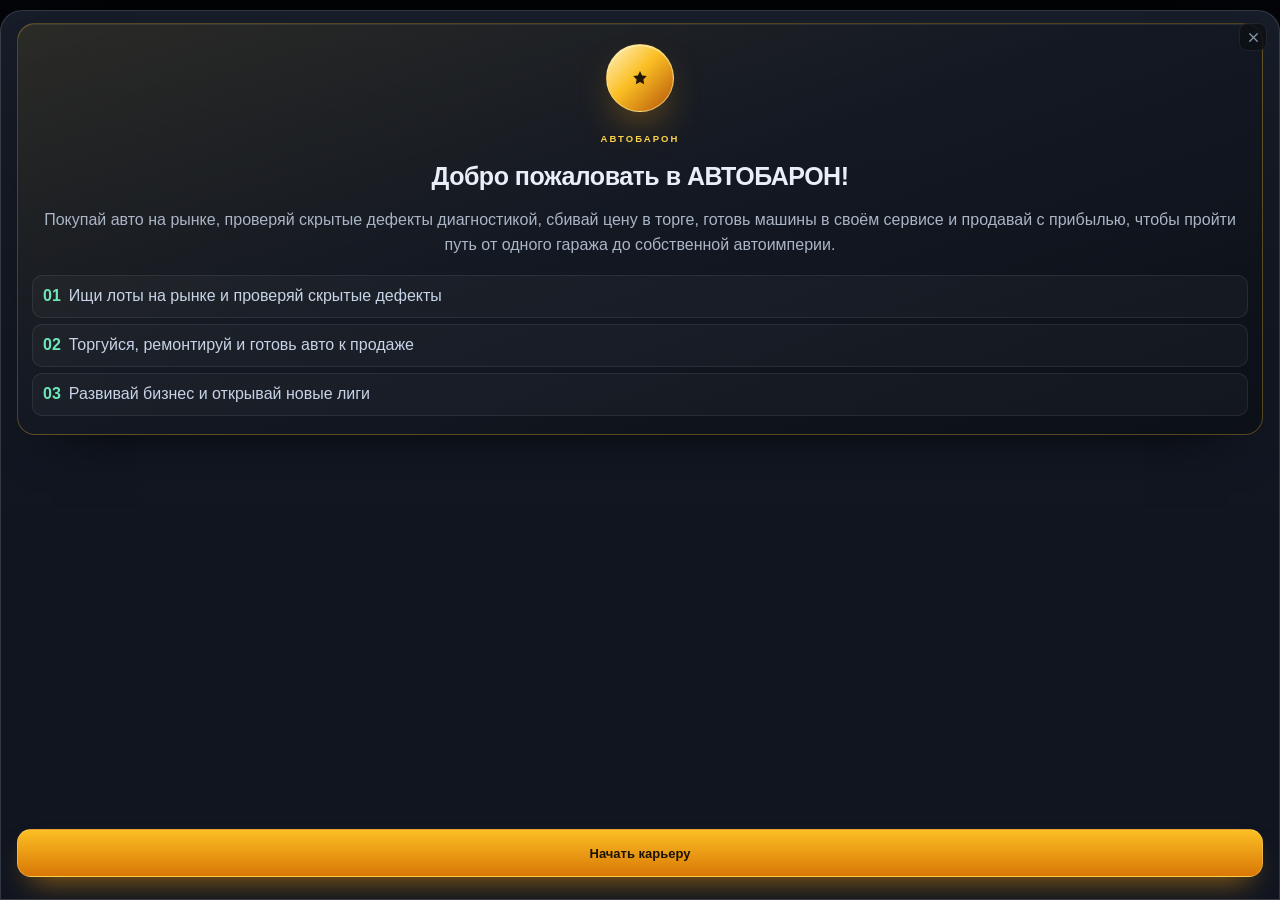
<file: autobaron-tg/index.html>
<!DOCTYPE html>
<html lang="ru">
<head>
<meta charset="UTF-8">
<meta name="viewport" content="width=device-width, initial-scale=1.0, maximum-scale=1.0, user-scalable=no, viewport-fit=cover">
<meta name="theme-color" content="#0b0e14">
<script src="https://telegram.org/js/telegram-web-app.js"></script>
<script src="https://sad.adsgram.ai/js/sad.min.js"></script>
<script src="i18n.js?v=10"></script>
<script src="telegram-init.js"></script>
<title>АВТОБАРОН — от гаража до империи</title>
<link rel="stylesheet" href="style.css?v=10">
</head>
<body>
<div class="bg-glow" aria-hidden="true"></div>

<div class="app" id="app">
<header class="topbar">
  <div class="topbar-in">
    <a class="brand" href="#" id="brandHome" data-action="go-tab" data-target="market" aria-label="АВТОБАРОН">
      <svg class="brand-icon" viewBox="0 0 24 24" width="22" height="22" aria-hidden="true" focusable="false">
        <defs>
          <linearGradient id="brandRim" x1="0" y1="0" x2="1" y2="1">
            <stop offset="0" stop-color="#fcd34d"/>
            <stop offset=".55" stop-color="#34d399"/>
            <stop offset="1" stop-color="#10b981"/>
          </linearGradient>
        </defs>
        <path d="M12 1.5l8.2 3.1v6.2c0 5.1-3.4 9.6-8.2 11.9-4.8-2.3-8.2-6.8-8.2-11.9V4.6L12 1.5z" fill="#0b0e14" stroke="url(#brandRim)" stroke-width="1.35" stroke-linejoin="round"/>
        <path d="M12 3.1l6.7 2.5v5.2c0 4.2-2.7 7.9-6.7 9.9-4-2-6.7-5.7-6.7-9.9V5.6L12 3.1z" fill="none" stroke="#0f1720" stroke-width=".7"/>
        <path d="M6.9 14.4a5.6 5.6 0 0 1 10.2-.2" fill="none" stroke="#34d399" stroke-width="1.3" stroke-linecap="round"/>
        <path d="M12 13.7l3-2.5" stroke="#fcd34d" stroke-width="1.55" stroke-linecap="round"/>
        <circle cx="12" cy="13.8" r="1.15" fill="#fcd34d"/>
      </svg>
      <span class="brand-text">
        <span class="brand-title">АВТОБАРОН</span>
        <span class="brand-sub">от гаража до империи</span>
      </span>
    </a>

    <nav class="tabs" id="desktopNav" aria-label="Разделы">
      <button class="tab is-active" data-tab="market">Рынок</button>
      <button class="tab" data-tab="garage">Гараж</button>
      <button class="tab" data-tab="business">Сервис и Бизнес</button>
      <button class="tab" data-tab="profile">Профиль</button>
    </nav>

    <div class="top-right">
      <div class="stat stat-money">
        <span class="stat-label">Капитал</span>
        <span class="stat-value money" id="moneyValue">180 000 ₽</span>
      </div>
      <div class="stat stat-rep">
        <span class="stat-label">Репутация</span>
        <span class="stat-value" id="repValue">10</span>
      </div>
      <div class="stat stat-garage">
        <span class="stat-label">Гараж</span>
        <span class="stat-value" id="garageValue">0/1</span>
      </div>
      <div class="top-actions">
      <div class="lang-switch lang-switch-top" role="group" aria-label="Язык интерфейса / Language">
        <button class="lang-btn" type="button" data-lang="ru">RU</button>
        <button class="lang-btn" type="button" data-lang="en">EN</button>
      </div>
      <button class="vip-btn" id="vipBtn" type="button" data-action="open-vip" aria-label="Закрытый клуб автобаронов">
        <svg class="vip-star-icon" viewBox="0 0 24 24" width="18" height="18" aria-hidden="true" focusable="false">
          <defs>
            <linearGradient id="vipStarGrad" x1="0" y1="0" x2="1" y2="1">
              <stop offset="0" stop-color="#fde68a"/>
              <stop offset=".5" stop-color="#f59e0b"/>
              <stop offset="1" stop-color="#b45309"/>
            </linearGradient>
          </defs>
          <path d="M12 2.6l2.9 5.9 6.5.95-4.7 4.6 1.1 6.45L12 17.45 6.2 20.5l1.1-6.45L2.6 9.45l6.5-.95L12 2.6z" fill="url(#vipStarGrad)" stroke="#fbbf24" stroke-width=".9" stroke-linejoin="round"/>
        </svg>
      </button>
      <button class="icon-btn" id="helpBtn" type="button" data-action="open-welcome" aria-label="Как играть">
        <svg viewBox="0 0 24 24" fill="none" stroke="currentColor" stroke-width="1.75" stroke-linecap="round" stroke-linejoin="round">
          <circle cx="12" cy="12" r="9"/>
          <path d="M9.4 9.2a2.7 2.7 0 0 1 5.2 1c0 1.9-2.6 2.3-2.6 4"/>
          <path d="M12 17.4h.01"/>
        </svg>
      </button>
      <button class="icon-btn" id="fullscreenBtn" type="button" data-action="toggle-fullscreen" aria-label="Полный экран">
        <svg viewBox="0 0 24 24" fill="none" stroke="currentColor" stroke-width="1.75" stroke-linecap="round" stroke-linejoin="round">
          <path d="M4 9V5.5A1.5 1.5 0 0 1 5.5 4H9"/>
          <path d="M15 4h3.5A1.5 1.5 0 0 1 20 5.5V9"/>
          <path d="M20 15v3.5a1.5 1.5 0 0 1-1.5 1.5H15"/>
          <path d="M9 20H5.5A1.5 1.5 0 0 1 4 18.5V15"/>
        </svg>
      </button>
      <button class="icon-btn" id="muteBtn" type="button" data-action="toggle-mute" aria-label="Звук включён">
        <svg viewBox="0 0 24 24" fill="none" stroke="currentColor" stroke-width="1.75" stroke-linecap="round" stroke-linejoin="round">
          <path d="M4 9.4v5.2h3.3L12.7 19V5L7.3 9.4H4z"/>
          <g class="wave"><path d="M16.1 9a4.3 4.3 0 0 1 0 6"/><path d="M18.7 6.4a8.1 8.1 0 0 1 0 11.2"/></g>
          <g class="mute-x"><path d="M16.6 9.6l4.8 4.8"/><path d="M21.4 9.6l-4.8 4.8"/></g>
        </svg>
      </button>
      </div>
    </div>
  </div>
</header>

<main class="shell">
  <section class="view is-active" id="view-market" aria-label="Рынок"></section>
  <section class="view" id="view-garage" aria-label="Гараж"></section>
  <section class="view" id="view-business" aria-label="Сервис и бизнес"></section>
  <section class="view" id="view-profile" aria-label="Профиль"></section>
</main>

<nav class="bottomnav" id="bottomNav" aria-label="Основное меню">
  <button class="bnav-item is-active" data-tab="market">
    <svg viewBox="0 0 24 24" fill="none" stroke="currentColor" stroke-width="1.75" stroke-linecap="round" stroke-linejoin="round">
      <path d="M3 17.5l5-5 4 4 9-9"/><path d="M16 7.5h5v5"/>
    </svg>
    <span>Рынок</span>
  </button>
  <button class="bnav-item" data-tab="garage">
    <svg viewBox="0 0 24 24" fill="none" stroke="currentColor" stroke-width="1.75" stroke-linecap="round" stroke-linejoin="round">
      <path d="M4 16.5v3h16v-3"/><path d="M3.5 11l1.8-4.2A2 2 0 0 1 7.1 5.5h9.8a2 2 0 0 1 1.8 1.3L20.5 11"/>
      <path d="M3.5 11h17v5.5h-17z"/><path d="M7 16.5h.01"/><path d="M17 16.5h.01"/>
    </svg>
    <span>Гараж</span>
  </button>
  <button class="bnav-item" data-tab="business">
    <svg viewBox="0 0 24 24" fill="none" stroke="currentColor" stroke-width="1.75" stroke-linecap="round" stroke-linejoin="round">
      <rect x="3" y="7" width="18" height="13" rx="2"/><path d="M8.5 7V5.5A1.5 1.5 0 0 1 10 4h4a1.5 1.5 0 0 1 1.5 1.5V7"/>
      <path d="M3 12h18"/>
    </svg>
    <span>Бизнес</span>
  </button>
  <button class="bnav-item" data-tab="profile">
    <svg viewBox="0 0 24 24" fill="none" stroke="currentColor" stroke-width="1.75" stroke-linecap="round" stroke-linejoin="round">
      <circle cx="12" cy="8.5" r="3.5"/><path d="M4.5 20a7.5 7.5 0 0 1 15 0"/>
    </svg>
    <span>Профиль</span>
  </button>
</nav>
</div>

<div class="toasts" id="toasts" aria-live="polite"></div>
<div class="modal-root" id="modalRoot"></div>
<div class="ach-root" id="achRoot" aria-live="polite"></div>
<div class="ad-root" id="adRoot"></div>

<script src="game.js?v=10"></script>
</body>
</html>
</file>
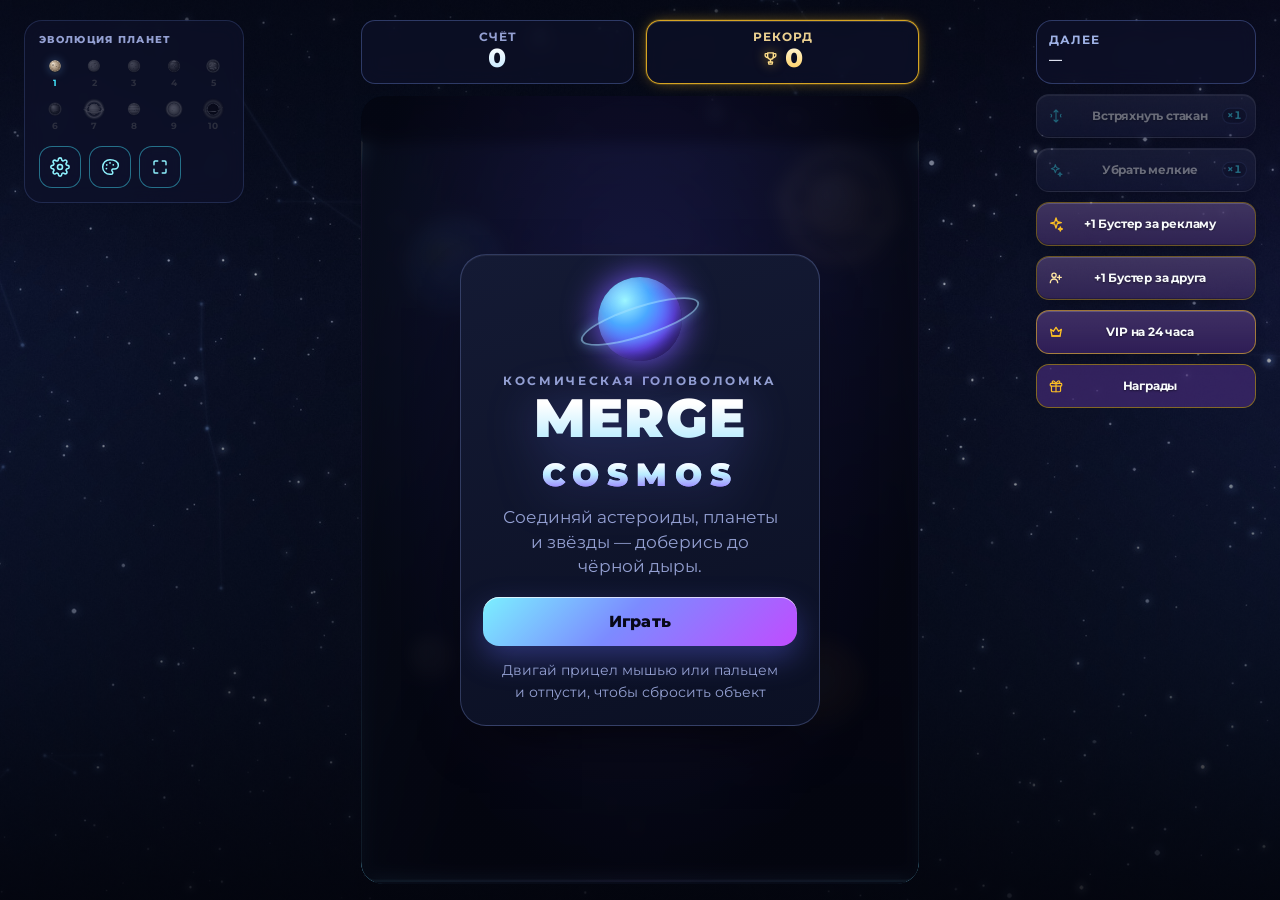
<file: planets-tg/index.html>
<!DOCTYPE html>
<html lang="ru">
<head>
  <meta charset="UTF-8">
  <script src="https://telegram.org/js/telegram-web-app.js"></script>
  <script>
    function enterTgFullscreen() {
      try {
        var tg = window.Telegram && window.Telegram.WebApp;
        if (!tg) return;
        try { tg.ready(); } catch (e) {}
        try { tg.expand(); } catch (e) {}
        try { if (tg.disableVerticalSwipes) tg.disableVerticalSwipes(); } catch (e) {}
        try { if (typeof tg.disableClosingConfirmation === 'function') { tg.disableClosingConfirmation(); } } catch (e) {}
        try { if (tg.requestFullscreen && !tg.isFullscreen) tg.requestFullscreen(); } catch (e) {}
      } catch (e) {}
    }
    enterTgFullscreen();
    setTimeout(enterTgFullscreen, 150);
    document.addEventListener('pointerdown', enterTgFullscreen, { once: true });
  </script>
<script src="https://sad.adsgram.ai/js/sad.min.js"></script>
  <script src="./matter.min.js"></script>
  <script>window.Matter || document.write('<script src="https://cdnjs.cloudflare.com/ajax/libs/matter-js/0.19.0/matter.min.js"><\/script>')</script>
  <script src="i18n.js?v=78"></script>
  <script src="telegram-init.js"></script>
  <meta name="viewport" content="width=device-width, initial-scale=1, maximum-scale=1, user-scalable=no, viewport-fit=cover">
  <meta name="theme-color" content="#090d16">
  <meta name="description" content="Merge Cosmos — космическая головоломка со слиянием планет и звёзд: от астероида до чёрной дыры.">
  <title>Merge Cosmos — космический мердж</title>
  <link rel="icon" href="data:image/svg+xml,%3Csvg xmlns='http://www.w3.org/2000/svg' viewBox='0 0 32 32'%3E%3Ccircle cx='16' cy='16' r='13' fill='%237c5cff'/%3E%3Ccircle cx='11' cy='11' r='6' fill='%2343e7ff'/%3E%3Ccircle cx='22' cy='22' r='2.6' fill='%23ffd9a0'/%3E%3C/svg%3E">
  <link rel="preconnect" href="https://fonts.googleapis.com">
  <link rel="preconnect" href="https://fonts.gstatic.com" crossorigin>
  <link href="https://fonts.googleapis.com/css2?family=Montserrat:wght@500;600;700;800&display=swap" rel="stylesheet">
  <link rel="stylesheet" href="style.css?v=78">
</head>
<body data-theme="cosmos">
  <script>
    (function () {
      try {
        var t = localStorage.getItem('merge_cosmos_theme_v1') || 'cosmos';
        if (t !== 'neon' && t !== 'crystal') t = 'cosmos';
        document.body.setAttribute('data-theme', t === 'crystal' ? 'crystals' : t);
      } catch (err) {}
    })();
  </script>
  <div class="app" id="app">

    <header class="hud">
      <div class="hud-top">
        <div class="hud-pair">
        <div class="hud-card hud-score" id="scoreCard">
          <span class="hud-label">Счёт</span>
          <span class="stat-value" id="score" aria-live="polite">0</span>
        </div>

        <div class="hud-card hud-best" id="bestStat" role="button" tabindex="0" aria-label="Космический рейтинг">
          <span class="hud-label">Рекорд</span>
          <span class="hud-best-row">
            <svg class="best-cup" width="14" height="14" viewBox="0 0 24 24" fill="none" stroke="currentColor" stroke-width="1.9" stroke-linecap="round" stroke-linejoin="round" aria-hidden="true">
              <path d="M8 4h8v5.2a4 4 0 0 1-8 0V4z"/>
              <path d="M8 5.2H5.4a1 1 0 0 0-1 1v1.2a3.2 3.2 0 0 0 3.2 3.2H8"/>
              <path d="M16 5.2h2.6a1 1 0 0 1 1 1v1.2a3.2 3.2 0 0 1-3.2 3.2H16"/>
              <path d="M12 13.4V17"/>
              <path d="M9.7 20h4.6l.7-3H9l.7 3z"/>
            </svg>
            <span class="stat-value" id="best">0</span>
          </span>
        </div>

        </div>

        <div class="hud-card hud-next" id="nextCard" aria-hidden="true">
          <span class="hud-label">Далее</span>
          <canvas id="nextPreview" width="120" height="120"></canvas>
          <span class="next-name" id="nextName">—</span>
        </div>
      </div>

    </header>

    <main class="stage" id="stage">
      <canvas id="game" aria-label="Игровое поле: двигайте прицел и отпускайте, чтобы сбросить объект"></canvas>
      <div class="vignette" id="vignette" aria-hidden="true"></div>

      <div class="combo" id="combo" aria-hidden="true">КОМБО ×2</div>
      <div class="toast" id="toast" role="status" aria-live="polite"></div>

      <div class="danger-badge" id="dangerBadge" aria-hidden="true">
        <div class="danger-head"><span>ОПАСНО •</span><b id="dangerTime">5.0с</b></div>
        <div class="danger-meter"><span class="danger-fill" id="dangerFill"></span></div>
      </div>

      <aside class="rail rail-left" id="railLeft" aria-hidden="true">
        <div class="rail-slot" id="slotEvo"></div>
      </aside>

      <aside class="rail rail-right" id="railRight" aria-hidden="true">
        <div class="rail-slot rail-slot-next" id="slotNext"></div>
        <div class="rail-slot rail-slot-bonus" id="slotBonus"></div>
      </aside>

      <div class="overlay show" id="startScreen">
        <div class="panel start-panel">
          <div class="hero" aria-hidden="true"></div>
          <p class="kicker">Космическая головоломка</p>
          <h1 class="title">MERGE<br><span>COSMOS</span></h1>
          <p class="tagline">Соединяй астероиды, планеты и звёзды — доберись до чёрной дыры.</p>
          <button class="btn primary" id="startBtn" type="button">Играть</button>
          <p class="hint">Двигай прицел мышью или пальцем<br>и отпусти, чтобы сбросить объект</p>
        </div>
      </div>

      <div class="overlay" id="pauseScreen">
        <div class="panel">
          <p class="kicker">Пауза</p>
          <h2 class="panel-title">Вселенная подождёт</h2>
          <p class="panel-text">Продолжи, когда будешь готов.</p>
          <div class="btn-row">
            <button class="btn primary" id="resumeBtn" type="button">Продолжить</button>
            <button class="btn ghost" id="restartBtn" type="button">Заново</button>
          </div>
        </div>
      </div>

      <div class="overlay" id="overScreen">
        <div class="panel">
          <p class="kicker">Стакан переполнен</p>
          <h2 class="panel-title">Игра окончена</h2>
          <div class="final">
            <span class="final-label">Итоговый счёт</span>
            <span class="final-score" id="finalScore">0</span>
          </div>
          <div class="record-badge" id="recordBadge">
            <svg viewBox="0 0 24 24" width="14" height="14" fill="currentColor" aria-hidden="true"><path d="M12 2.8l2.5 5.2 5.7.8-4.1 4 1 5.7-5.1-2.7-5.1 2.7 1-5.7-4.1-4 5.7-.8L12 2.8z"/></svg>
            <span>Новый рекорд</span>
            <svg viewBox="0 0 24 24" width="14" height="14" fill="currentColor" aria-hidden="true"><path d="M12 2.8l2.5 5.2 5.7.8-4.1 4 1 5.7-5.1-2.7-5.1 2.7 1-5.7-4.1-4 5.7-.8L12 2.8z"/></svg>
          </div>
          <div class="record" id="recordLine">Рекорд: 0</div>
          <button class="btn ghost second-chance" id="secondChanceBtn" type="button">Второй шанс · Реклама</button>
          <div class="btn-row">
            <button class="btn primary" id="retryBtn" type="button">Заново</button>
            <button class="btn ghost" id="menuBtn" type="button">В меню</button>
          </div>
          <button class="btn ghost share-btn" id="shareBtn" type="button">Поделиться рекордом</button>
        </div>
      </div>

      <div class="overlay" id="vipScreen">
        <div class="panel">
          <p class="kicker">Закрытый клуб</p>
          <h2 class="panel-title">VIP на 24 часа</h2>
          <p class="vip-desc">Смотри 5 коротких роликов — и получи VIP на 24 часа: без рекламы и с безлимитными бустерами.</p>
          <p class="vip-status" id="vipStatus"></p>
          <button class="btn primary" id="vipBuyBtn" type="button">Активировать VIP на 24ч (0/5 рекламы)</button>
          <button class="btn ghost vip-close" id="vipCloseBtn" type="button">Закрыть</button>
        </div>
      </div>
    </main>

    <footer class="bottom">
      <div class="evo-row">
        <button class="hud-square evo-tool" id="themeBtn" type="button" aria-label="Темы">
          <svg viewBox="0 0 24 24" fill="none" stroke="currentColor" stroke-width="1.8" stroke-linecap="round" stroke-linejoin="round" aria-hidden="true">
            <path d="M12 3.2a8.8 8.8 0 1 0 0 17.6h1.35a2.05 2.05 0 0 0 1.35-3.6 1.65 1.65 0 0 1 1.15-2.85h1.6a4.55 4.55 0 0 0 4.55-4.55C21.9 5.9 17.5 3.2 12 3.2z"/>
            <circle cx="8.1" cy="9.5" r="1.05" fill="currentColor" stroke="none"/>
            <circle cx="12" cy="7.1" r="1.05" fill="currentColor" stroke="none"/>
            <circle cx="15.9" cy="9.4" r="1.05" fill="currentColor" stroke="none"/>
            <circle cx="7.7" cy="13.8" r="1.05" fill="currentColor" stroke="none"/>
          </svg>
        </button>

        <div class="evo-center">
          <span class="evo-label" id="evoTitle">Эволюция планет</span>
          <div class="evo" id="evo" aria-label="Цепочка эволюции: 10 уровней"></div>
        </div>

        <button class="hud-square evo-tool" id="settingsBtn" type="button" aria-label="Настройки">
          <svg viewBox="0 0 24 24" fill="none" stroke="currentColor" stroke-width="1.9" stroke-linecap="round" stroke-linejoin="round" aria-hidden="true">
            <circle cx="12" cy="12" r="3"/>
            <path d="M19.4 15a1.65 1.65 0 0 0 .33 1.82l.06.06a2 2 0 0 1 0 2.83 2 2 0 0 1-2.83 0l-.06-.06a1.65 1.65 0 0 0-1.82-.33 1.65 1.65 0 0 0-1 1.51V21a2 2 0 0 1-2 2 2 2 0 0 1-2-2v-.09A1.65 1.65 0 0 0 9 19.4a1.65 1.65 0 0 0-1.82.33l-.06.06a2 2 0 0 1-2.83 0 2 2 0 0 1 0-2.83l.06-.06a1.65 1.65 0 0 0 .33-1.82 1.65 1.65 0 0 0-1.51-1H3a2 2 0 0 1-2-2 2 2 0 0 1 2-2h.09A1.65 1.65 0 0 0 4.6 9a1.65 1.65 0 0 0-.33-1.82l-.06-.06a2 2 0 0 1 0-2.83 2 2 0 0 1 2.83 0l.06.06a1.65 1.65 0 0 0 1.82.33H9a1.65 1.65 0 0 0 1-1.51V3a2 2 0 0 1 2-2 2 2 0 0 1 2 2v.09a1.65 1.65 0 0 0 1 1.51 1.65 1.65 0 0 0 1.82-.33l.06-.06a2 2 0 0 1 2.83 0 2 2 0 0 1 0 2.83l-.06.06a1.65 1.65 0 0 0-.33 1.82V9a1.65 1.65 0 0 0 1.51 1H21a2 2 0 0 1 2 2 2 2 0 0 1-2 2h-.09a1.65 1.65 0 0 0-1.51 1z"/>
          </svg>
        </button>
        <button id="fullscreenBtn" class="hud-square evo-tool fullscreen-btn" type="button" aria-label="На весь экран">
          <svg class="icon when-enter" viewBox="0 0 24 24" fill="none" stroke="currentColor" stroke-width="1.9" stroke-linecap="round" stroke-linejoin="round" aria-hidden="true">
            <path d="M4 9V5.5A1.5 1.5 0 0 1 5.5 4H9"/>
            <path d="M15 4h3.5A1.5 1.5 0 0 1 20 5.5V9"/>
            <path d="M20 15v3.5a1.5 1.5 0 0 1-1.5 1.5H15"/>
            <path d="M9 20H5.5A1.5 1.5 0 0 1 4 18.5V15"/>
          </svg>
          <svg class="icon when-exit" viewBox="0 0 24 24" fill="none" stroke="currentColor" stroke-width="1.9" stroke-linecap="round" stroke-linejoin="round" aria-hidden="true">
            <path d="M9 4v3.5A1.5 1.5 0 0 1 7.5 9H4"/>
            <path d="M20 9h-3.5A1.5 1.5 0 0 1 15 7.5V4"/>
            <path d="M15 20v-3.5a1.5 1.5 0 0 1 1.5-1.5H20"/>
            <path d="M4 15h3.5A1.5 1.5 0 0 1 9 16.5V20"/>
          </svg>
        </button>
      </div>
      <div class="control-grid" id="controlGrid">
        <button class="bonus-btn" id="shakeBtn" type="button" disabled>
          <svg class="bonus-icon" viewBox="0 0 24 24" fill="none" stroke="currentColor" stroke-width="1.7" stroke-linecap="round" stroke-linejoin="round" aria-hidden="true">
            <path d="M12 3v18M12 3l-3 3M12 3l3 3M12 21l-3-3M12 21l3-3"/>
            <path d="M4.5 9.5c1.2 1 1.2 3 0 4M19.5 9.5c-1.2 1-1.2 3 0 4"/>
          </svg>
          <span class="bonus-text">Встряхнуть стакан</span>
          <span class="bonus-charge" id="shakeCharges">×1</span>
        </button>
        <button class="bonus-btn" id="cleanBtn" type="button" disabled>
          <svg class="bonus-icon" viewBox="0 0 24 24" fill="none" stroke="currentColor" stroke-width="1.6" stroke-linejoin="round" aria-hidden="true">
            <path d="M11 4l1.6 4.4L17 10l-4.4 1.6L11 16l-1.6-4.4L5 10l4.4-1.6L11 4z"/>
            <path d="M18 15.5l.8 2.2 2.2.8-2.2.8-.8 2.2-.8-2.2-2.2-.8 2.2-.8.8-2.2z"/>
          </svg>
          <span class="bonus-text">Убрать мелкие</span>
          <span class="bonus-charge" id="cleanCharges">×1</span>
        </button>
        <button class="invite-btn" id="adBoosterBtn" type="button">
          <svg class="btn-ico" viewBox="0 0 24 24" width="16" height="16" fill="none" stroke="currentColor" stroke-width="2" stroke-linecap="round" stroke-linejoin="round" aria-hidden="true">
            <path d="M12 3l2 5.6 6 1.4-6 1.4L12 18l-2-6-6-1.4 6-1.4L12 3z"/>
            <path d="M18.5 16.5l.8 2.2 2.2.8-2.2.8-.8 2.2-.8-2.2-2.2-.8 2.2-.8.8-2.2z"/>
          </svg>
          <span>+1 Бустер за рекламу</span>
        </button>
        <button class="invite-btn invite-friend-btn" id="inviteFriendBtn" type="button">
          <svg class="btn-ico" viewBox="0 0 24 24" width="16" height="16" fill="none" stroke="currentColor" stroke-width="2" stroke-linecap="round" stroke-linejoin="round" aria-hidden="true">
            <circle cx="9" cy="8" r="3.2"/>
            <path d="M3.5 19a5.5 5.5 0 0 1 11 0"/>
            <path d="M17 8v6M14 11h6"/>
          </svg>
          <span>+1 Бустер за друга</span>
        </button>
        <button class="invite-btn" id="vipBtn" type="button">
          <svg class="btn-ico" viewBox="0 0 24 24" width="16" height="16" fill="none" stroke="currentColor" stroke-width="2" stroke-linecap="round" stroke-linejoin="round" aria-hidden="true">
            <path d="M4 8l4 3 4-6 4 6 4-3-2 10H6L4 8z"/>
            <path d="M6 18h12"/>
          </svg>
          <span id="vipBtnLabel">VIP на 24 часа</span>
        </button>
        <button class="invite-btn daily-btn" id="dailyBtn" type="button">
          <svg class="btn-ico" viewBox="0 0 24 24" width="16" height="16" fill="none" stroke="currentColor" stroke-width="1.8" stroke-linecap="round" stroke-linejoin="round" aria-hidden="true">
            <rect x="3.4" y="8.2" width="17.2" height="4" rx="1.2"/>
            <path d="M5.2 12.2V19a1.6 1.6 0 0 0 1.6 1.6h10.4A1.6 1.6 0 0 0 18.8 19v-6.8"/>
            <path d="M12 8.2v12.4"/>
            <path d="M12 8.2C10.4 5.4 8.6 4 7.2 4.6 5.9 5.2 6.1 7.2 7.6 7.9 9 8.6 12 8.2 12 8.2z"/>
            <path d="M12 8.2c1.6-2.8 3.4-4.2 4.8-3.6 1.3.6 1.1 2.6-.4 3.3-1.4.7-4.4.3-4.4.3z"/>
          </svg>
          <span>Награды</span>
        </button>
      </div>
    </footer>
  </div>

  <div class="settings-overlay" id="settingsOverlay" aria-hidden="true">
    <div class="settings-modal" role="dialog" aria-modal="true">
      <div class="settings-head">
        <span class="settings-title">Настройки</span>
        <button class="settings-close" id="settingsClose" type="button" aria-label="Закрыть">
          <svg viewBox="0 0 24 24" width="16" height="16" fill="none" stroke="currentColor" stroke-width="2" stroke-linecap="round" aria-hidden="true"><path d="M6 6l12 12M18 6L6 18"/></svg>
        </button>
      </div>
      <div class="settings-line"><span class="settings-label">Язык</span>
        <div class="lang-switch settings-lang" role="group" aria-label="Language">
          <button class="lang-btn" type="button" data-lang="ru">RU</button>
          <button class="lang-btn" type="button" data-lang="en">EN</button>
        </div>
      </div>
      <div class="settings-line"><span class="settings-label">Звуковые эффекты</span>
        <button class="settings-toggle" id="settingsSoundBtn" type="button">Вкл</button>
      </div>
      <div class="settings-line setting-row-vibration"><span class="settings-label">Вибрация</span>
        <button class="settings-toggle" id="settingsVibrationBtn" type="button">Вкл</button>
      </div>
    </div>
  </div>

  <div class="sheet-overlay" id="themesOverlay" aria-hidden="true">
    <div class="sheet-modal" role="dialog" aria-modal="true">
      <div class="sheet-head">
        <span class="sheet-title">Космические темы</span>
        <button class="settings-close" id="themesClose" type="button" aria-label="Закрыть">
          <svg viewBox="0 0 24 24" width="16" height="16" fill="none" stroke="currentColor" stroke-width="2" stroke-linecap="round" aria-hidden="true"><path d="M6 6l12 12M18 6L6 18"/></svg>
        </button>
      </div>
      <div class="theme-list" id="themeList"></div>
      <p class="sheet-note">Выбор темы сохраняется автоматически</p>
    </div>
  </div>

  <div class="sheet-overlay" id="dailyOverlay" aria-hidden="true">
    <div class="sheet-modal daily-modal" role="dialog" aria-modal="true">
      <div class="daily-banner">
        <span class="daily-banner-glow" aria-hidden="true"></span>
        <span class="daily-banner-ico" aria-hidden="true">
          <svg viewBox="0 0 24 24" fill="none" stroke="currentColor" stroke-width="1.6" stroke-linecap="round" stroke-linejoin="round">
            <path d="M4 11h16v8.5a1.5 1.5 0 0 1-1.5 1.5h-13A1.5 1.5 0 0 1 4 19.5V11z"/>
            <path d="M3 7.5h18V11H3z"/>
            <path d="M12 7.5V21"/>
            <path d="M12 7.5c-1.2-2.6-3-3.6-4.2-2.7-1 .8-.2 2.2 1.2 2.6.9.3 3 .1 3 .1z"/>
            <path d="M12 7.5c1.2-2.6 3-3.6 4.2-2.7 1 .8.2 2.2-1.2 2.6-.9.3-3 .1-3 .1z"/>
          </svg>
        </span>
        <div class="daily-banner-info">
          <span class="daily-kicker">Награды</span>
          <span class="daily-banner-title" id="dailyTitle">Бонусы орбиты</span>
          <span class="daily-streak" id="dailyStreak">Серия: 0 дн.</span>
        </div>
        <button class="daily-close" id="dailyClose" type="button" aria-label="Закрыть">
          <svg viewBox="0 0 24 24" width="16" height="16" fill="none" stroke="currentColor" stroke-width="2" stroke-linecap="round" aria-hidden="true"><path d="M6 6l12 12M18 6L6 18"/></svg>
        </button>
      </div>
      <p class="daily-sub" id="dailySub">Забирай подарок каждый день — на 7-й день супер-приз</p>
      <div class="daily-grid" id="dailyGrid"></div>
      <div class="daily-actions">
        <button class="daily-ad-btn" id="dailyAdBtn" type="button">
          <svg viewBox="0 0 24 24" fill="none" stroke="currentColor" stroke-width="1.9" stroke-linecap="round" stroke-linejoin="round" aria-hidden="true">
            <rect x="2.6" y="5.4" width="13.2" height="13.2" rx="3.2"/>
            <path d="M15.8 12.2l5 3.1V9.1l-5 3.1z"/>
          </svg>
          <span>Забрать ×2 за рекламу</span>
        </button>
        <p class="daily-tomorrow" id="dailyTomorrow" hidden>Приходите завтра за новым подарком</p>
      </div>
    </div>
  </div>

  <div class="sheet-overlay" id="leaderboardOverlay" aria-hidden="true">
    <div class="sheet-modal sheet-modal-wide lb-modal" role="dialog" aria-modal="true" aria-label="Космический рейтинг">
      <div class="sheet-head">
        <div class="lb-head-text">
          <span class="sheet-title">Космический рейтинг</span>
        </div>
        <button class="settings-close" id="leaderboardClose" type="button" aria-label="Закрыть">
          <svg viewBox="0 0 24 24" width="16" height="16" fill="none" stroke="currentColor" stroke-width="2" stroke-linecap="round" aria-hidden="true"><path d="M6 6l12 12M18 6L6 18"/></svg>
        </button>
      </div>
      <div class="lb-league" id="lbLeagueCard" data-league="1">
        <div class="lb-league-top">
          <span class="lb-league-icon" id="lbLeagueIcon" data-league="1" aria-hidden="true"></span>
          <div class="lb-league-text">
            <b class="lb-league-name" id="lbLeagueName">Бронзовая орбита</b>
            <span class="lb-league-sub" id="lbLeagueSub">Ваша лига</span>
          </div>
          <div class="lb-rank"><b id="lbRank">#25</b><span>Место</span></div>
        </div>
        <div class="lb-bar"><span class="lb-bar-fill" id="lbProgressFill"></span></div>
        <div class="lb-league-bottom"><span id="lbProgressText">До следующей лиги: 5 000</span><span id="lbLeagueStep">1 / 5</span></div>
      </div>
      <div class="lb-showcase">
        <span class="lb-showcase-title">Все лиги</span>
        <div class="lb-leagues" id="lbLeagues"></div>
      </div>
      <div class="lb-list" id="lbList" role="list"></div>
      <button class="btn primary lb-share" id="lbShareBtn" type="button">
        <svg class="lb-share-ico" viewBox="0 0 24 24" fill="none" stroke="currentColor" stroke-width="1.9" stroke-linecap="round" stroke-linejoin="round" aria-hidden="true">
          <path d="M14.5 4.5h5v5"/>
          <path d="M19.5 4.5l-7.4 7.4"/>
          <path d="M9.6 5.4H6.2A1.7 1.7 0 0 0 4.5 7.1v10.7a1.7 1.7 0 0 0 1.7 1.7h10.7a1.7 1.7 0 0 0 1.7-1.7v-3.4"/>
        </svg>
        <span>Бросить вызов друзьям</span>
      </button>
    </div>
  </div>

  <div class="fatal" id="fatal" role="alert">
    <strong>Не удалось загрузить физический движок.</strong>
    <span>Проверьте подключение к интернету и обновите страницу.</span>
  </div>

  <script src="game.js?v=78"></script>
</body>
</html>
</file>
<file: autobaron-tg/style.css>
:root {
  --bg:#0b0e14;
  --card:#141923;
  --card-2:#101520;
  --line:rgba(255,255,255,.08);
  --line-strong:rgba(255,255,255,.14);
  --text:#e9eef8;
  --muted:#8b97ab;
  --muted-2:#5f6b80;
  --emerald:#10b981;
  --amber:#f59e0b;
  --coral:#ef4444;
  --blue:#3b82f6;
  --violet:#8b5cf6;
  --radius:20px;
  --shadow:0 20px 50px -24px rgba(0,0,0,.9);
  --safe-b:env(safe-area-inset-bottom,0px);
}* {box-sizing:border-box}html {-webkit-text-size-adjust:100%}html, body {margin:0;padding:0;background:var(--bg)}body {
  color:var(--text);
  font-family:"Inter","SF Pro Display",-apple-system,BlinkMacSystemFont,"Segoe UI",Roboto,"Helvetica Neue",Arial,sans-serif;
  font-size:15px;line-height:1.45;min-height:100vh;overflow-x:hidden;
  -webkit-font-smoothing:antialiased;
  font-variant-numeric:tabular-nums;
}button {font-family:inherit}a {color:inherit;text-decoration:none}h1, h2, h3, h4, p {margin:0}svg {display:block}::selection {background:rgba(59,130,246,.35)}.bg-glow {
  position:fixed;inset:0;z-index:-1;pointer-events:none;
  background:
    radial-gradient(900px 520px at 12% -8%, rgba(59,130,246,.16), transparent 62%),
    radial-gradient(760px 460px at 92% -4%, rgba(16,185,129,.10), transparent 60%),
    radial-gradient(700px 500px at 50% 115%, rgba(139,92,246,.10), transparent 65%);
}/* ---------- topbar ---------- */
.topbar {
  position:sticky;top:0;z-index:40;
  background:rgba(9,12,18,.72);
  backdrop-filter:blur(18px) saturate(150%);
  -webkit-backdrop-filter:blur(18px) saturate(150%);
  border-bottom:1px solid var(--line);
}.topbar-in {max-width:1180px;margin:0 auto;display:flex;align-items:center;gap:16px;padding:12px 18px}.brand {display:flex;align-items:center;gap:11px;min-width:0}.brand-text {display:flex;flex-direction:column;line-height:1.08;min-width:0}.brand-title {font-weight:800;font-size:16px;letter-spacing:.14em;white-space:nowrap}.brand-sub {font-size:10.5px;color:var(--muted-2);letter-spacing:.04em;white-space:nowrap;overflow:hidden;text-overflow:ellipsis}.tabs {display:none;gap:4px;margin-left:auto;background:rgba(255,255,255,.035);border:1px solid var(--line);padding:4px;border-radius:14px}.tab {
  appearance:none;border:0;background:transparent;color:var(--muted);
  font-size:13.5px;font-weight:600;padding:8px 15px;border-radius:10px;cursor:pointer;
  transition:color .2s,background .2s,box-shadow .2s;white-space:nowrap;
}.tab:hover {color:var(--text)}.tab.is-active {
  color:#eff6ff;
  background:linear-gradient(180deg,rgba(59,130,246,.28),rgba(59,130,246,.16));
  box-shadow:inset 0 1px 0 rgba(255,255,255,.12),0 6px 18px -10px rgba(59,130,246,.9);
}.top-right {margin-left:auto;display:flex;align-items:center;gap:10px;min-width:0}.stat {display:flex;flex-direction:column;gap:1px;padding:5px 10px;border-radius:12px;background:rgba(255,255,255,.035);border:1px solid var(--line);min-width:0}.stat-label {font-size:9.5px;text-transform:uppercase;letter-spacing:.11em;color:var(--muted-2);white-space:nowrap}.stat-value {font-size:14px;font-weight:700;white-space:nowrap}.stat-value.money {color:var(--emerald);font-size:15.5px;letter-spacing:-.01em}.stat-rep .stat-value {color:var(--amber)}.stat-garage .stat-value {color:#c7d2e5}.icon-btn {
  width:38px;height:38px;flex:0 0 38px;border-radius:12px;cursor:pointer;display:grid;place-items:center;
  color:var(--muted);background:rgba(255,255,255,.035);border:1px solid var(--line);transition:.2s;
}.icon-btn:hover {color:var(--text);border-color:var(--line-strong);background:rgba(255,255,255,.07)}.icon-btn svg {width:18px;height:18px}.icon-btn .mute-x {opacity:0}.icon-btn.is-muted {color:var(--coral);border-color:rgba(239,68,68,.28)}.icon-btn.is-muted .wave {opacity:0}.icon-btn.is-muted .mute-x {opacity:1}/* ---------- shell ---------- */
.shell {max-width:1180px;margin:0 auto;padding:22px 18px calc(96px + var(--safe-b))}.view {display:none;animation:viewIn .32s ease both}.view.is-active {display:block}
@keyframes viewIn{from{opacity:0;transform:translateY(8px)}to{opacity:1;transform:none}}.view-head {display:flex;align-items:flex-end;justify-content:space-between;gap:16px;margin-bottom:18px;flex-wrap:wrap}.view-head h1 {font-size:24px;font-weight:800;letter-spacing:-.02em;display:flex;align-items:center;gap:10px}.view-head .sub {color:var(--muted);font-size:13px;margin-top:4px}.view-head .sub b {color:var(--text);font-variant-numeric:tabular-nums}.head-actions {display:flex;gap:8px;flex-wrap:wrap;align-items:center}.live-dot {width:7px;height:7px;border-radius:50%;background:var(--emerald);box-shadow:0 0 0 4px rgba(16,185,129,.14);animation:pulse 2s infinite}
@keyframes pulse{0%,100%{opacity:1}50%{opacity:.4}}/* ---------- league filter ---------- */
.filter-wrap {display:flex;align-items:center;gap:8px;margin-bottom:14px}.filter-scroll {display:flex;gap:6px;overflow-x:auto;scrollbar-width:none;padding:4px;background:rgba(255,255,255,.03);border:1px solid var(--line);border-radius:14px}.filter-scroll::-webkit-scrollbar {display:none}.fchip {
  appearance:none;border:0;background:transparent;color:var(--muted);
  font-size:12.5px;font-weight:600;padding:7px 13px;border-radius:10px;cursor:pointer;
  display:inline-flex;align-items:center;gap:5px;white-space:nowrap;transition:.18s;
}.fchip:hover {color:var(--text);background:rgba(255,255,255,.04);box-shadow:0 0 0 1px rgba(59,130,246,.10) inset}.fchip.is-active {
  color:#eff6ff;
  background:linear-gradient(180deg,rgba(59,130,246,.3),rgba(59,130,246,.16));
  box-shadow:inset 0 1px 0 rgba(255,255,255,.12);
}.fchip:disabled {opacity:.4;cursor:not-allowed}.fchip .f-lock {font-size:10px;opacity:.85}/* ---------- grids ---------- */
.market-grid {display:grid;grid-template-columns:1fr;gap:14px}.garage-grid {display:grid;grid-template-columns:1fr;gap:14px}.biz-grid {display:grid;grid-template-columns:1fr;gap:14px}/* ---------- car card ---------- */
.car-card {
  position:relative;display:flex;flex-direction:column;
  background:linear-gradient(180deg,rgba(24,30,42,.94),rgba(17,22,31,.96));
  border:1px solid var(--line);border-radius:var(--radius);overflow:hidden;
  transition:transform .25s ease,border-color .25s ease,box-shadow .25s ease;
}.car-card:hover {border-color:rgba(59,130,246,.30);box-shadow:0 18px 40px -30px rgba(59,130,246,.55),0 0 0 1px rgba(59,130,246,.06) inset}.car-body {padding:14px 16px 16px;display:flex;flex-direction:column;gap:10px;flex:1}.car-title-row .type {font-size:11.5px;color:var(--muted-2);white-space:nowrap}.spec-row {display:flex;flex-wrap:wrap;gap:6px 14px;color:var(--muted);font-size:11px;line-height:1.4}.spec-row b {font-size:11px;white-space:normal}.spec-row b {color:#cfd9ea;font-weight:600;font-variant-numeric:tabular-nums}.spec-row .warn {color:var(--amber)}.chip-row {display:flex;flex-wrap:wrap;gap:6px}.chip {
  font-size:11px;font-weight:600;padding:4px 9px;border-radius:8px;
  border:1px solid var(--line);background:rgba(255,255,255,.03);color:var(--muted);
  display:inline-flex;align-items:center;gap:5px;white-space:nowrap;
}.chip .dot {width:5px;height:5px;border-radius:50%;background:currentColor;opacity:.9}.chip.good {color:#6ee7b7;border-color:rgba(16,185,129,.3);background:rgba(16,185,129,.09)}.chip.warn {color:#fcd34d;border-color:rgba(245,158,11,.3);background:rgba(245,158,11,.09)}.chip.bad {color:#fca5a5;border-color:rgba(239,68,68,.32);background:rgba(239,68,68,.1)}.chip.unknown {color:var(--muted-2);border-style:dashed}.price-row {display:flex;align-items:flex-end;justify-content:space-between;gap:10px;margin-top:auto;padding-top:2px}.price-block {display:flex;flex-direction:column;gap:2px}.price-label {font-size:10.5px;text-transform:uppercase;letter-spacing:.1em;color:var(--muted-2)}.price {font-size:21px;font-weight:800;letter-spacing:-.02em;color:#f1f5fb}.price.amber {color:var(--amber)}.price.green {color:var(--emerald)}.price-hint {font-size:11px;color:var(--muted);text-align:right;max-width:130px;line-height:1.35}.price-hint.good {color:var(--emerald)}.price-hint.bad {color:var(--coral)}.card-actions {display:grid;grid-template-columns:1fr 1fr;gap:8px}/* ---------- buttons ---------- */
.btn {
  appearance:none;border:1px solid var(--line);cursor:pointer;
  background:rgba(255,255,255,.045);color:var(--text);
  font-size:13px;font-weight:650;padding:10px 14px;border-radius:12px;
  display:inline-flex;align-items:center;justify-content:center;gap:7px;
  transition:background .2s,border-color .2s,box-shadow .2s,opacity .2s,transform .15s;
  white-space:nowrap;
}.btn:hover {background:rgba(255,255,255,.08);border-color:rgba(59,130,246,.30);box-shadow:0 0 0 1px rgba(59,130,246,.08) inset}.btn:active {transform:translateY(1px) scale(.99)}.btn:disabled {opacity:.42;cursor:not-allowed;transform:none}.btn.primary {background:linear-gradient(180deg,#4b8ef7,#2563eb);border-color:rgba(147,197,253,.28);color:#fff;box-shadow:0 10px 24px -12px rgba(37,99,235,.95)}.btn.primary:hover {background:linear-gradient(180deg,#5b9bfa,#2f6ef0);box-shadow:0 10px 26px -14px rgba(37,99,235,.95)}.btn.buy {background:linear-gradient(180deg,#18c48d,#0d9c6c);border-color:rgba(110,231,183,.28);color:#03130d;font-weight:750;box-shadow:0 10px 22px -12px rgba(16,185,129,.95)}.btn.buy:hover {background:linear-gradient(180deg,#20d69b,#10ab77);box-shadow:0 10px 26px -14px rgba(16,185,129,.9)}.btn.amber {background:linear-gradient(180deg,#fbbf24,#f59e0b);border-color:rgba(253,230,138,.3);color:#231603;font-weight:750}.btn.amber:hover {background:linear-gradient(180deg,#fcd34d,#f59e0b);box-shadow:0 10px 26px -14px rgba(245,158,11,.85)}.btn.ghost {background:rgba(255,255,255,.03)}.btn.danger {color:#fca5a5;border-color:rgba(239,68,68,.28);background:rgba(239,68,68,.08)}.btn.danger:hover {background:rgba(239,68,68,.16)}.btn.sm {padding:7px 11px;font-size:12px;border-radius:10px}.btn.block {width:100%}.bar {height:6px;border-radius:99px;background:rgba(255,255,255,.07);overflow:hidden}.bar i {display:block;height:100%;border-radius:99px;transition:width .45s ease;background:linear-gradient(90deg,#34d399,#10b981)}.bar i.warn {background:linear-gradient(90deg,#fcd34d,#f59e0b)}.bar i.bad {background:linear-gradient(90deg,#f87171,#ef4444)}.bar-val.warn {color:var(--amber)}/* ---------- empty ---------- */
.empty {
  border:1px dashed rgba(255,255,255,.14);border-radius:var(--radius);
  padding:40px 24px;text-align:center;color:var(--muted);
  background:linear-gradient(180deg,rgba(255,255,255,.03),rgba(255,255,255,.008));
}.empty .emoji {font-size:34px;margin-bottom:10px;filter:grayscale(.2)}.empty h3 {color:var(--text);font-size:17px;font-weight:700;margin-bottom:6px}.empty p {font-size:13.5px;max-width:420px;margin:0 auto}.empty .btn {margin-top:16px}/* ---------- garage ---------- */
.garage-card .car-body {gap:11px}.value-line {display:flex;align-items:center;justify-content:space-between;gap:8px;font-size:12.5px;background:rgba(255,255,255,.03);border:1px solid var(--line);border-radius:12px;padding:9px 12px}.value-line .label {color:var(--muted)}.value-line .num {font-weight:750;color:var(--text)}.value-line .num.up {color:var(--emerald)}.value-line .num.down {color:var(--coral)}.prep-grid {display:grid;grid-template-columns:repeat(3,1fr);gap:7px}.prep-btn {
  appearance:none;border:1px solid var(--line);background:rgba(255,255,255,.035);color:var(--text);
  border-radius:12px;padding:10px 6px;cursor:pointer;text-align:center;display:flex;flex-direction:column;align-items:center;justify-content:center;gap:4px;
  transition:.2s;
}.prep-btn:hover {background:rgba(59,130,246,.11);border-color:rgba(59,130,246,.32);box-shadow:0 0 0 1px rgba(59,130,246,.08) inset}.prep-btn:disabled {opacity:.4;cursor:not-allowed}.prep-btn .p-name {display:flex;align-items:center;justify-content:center;gap:5px;font-size:12px;font-weight:600;line-height:1.2;white-space:nowrap}.prep-btn .p-name svg {width:16px;height:16px;flex:0 0 auto}.prep-btn .p-cost {font-size:11px;font-weight:700;color:#fbbf24;font-variant-numeric:tabular-nums;white-space:nowrap}.sale-zone {border-top:1px solid var(--line);padding-top:11px;display:flex;flex-direction:column;gap:9px}.sale-head {display:flex;align-items:center;justify-content:space-between;gap:8px}.sale-head .asking {font-size:18px;font-weight:800;color:var(--amber);font-variant-numeric:tabular-nums;letter-spacing:-.01em}.sale-timer {
  border-radius:12px;background:rgba(245,158,11,.07);border:1px solid rgba(245,158,11,.22);
  padding:9px 12px;font-size:12.5px;color:#fcd34d;display:flex;justify-content:space-between;align-items:center;gap:8px;
}.sale-timer b {color:#fde68a}.offers {display:flex;flex-direction:column;gap:7px}.offer {
  display:flex;align-items:center;justify-content:space-between;gap:10px;
  border:1px solid rgba(59,130,246,.22);background:rgba(59,130,246,.07);
  border-radius:12px;padding:9px 11px;animation:offerIn .35s ease both;
}
@keyframes offerIn{from{opacity:0;transform:translateY(-6px) scale(.98)}to{opacity:1;transform:none}}.offer .who {display:flex;flex-direction:column;gap:1px;min-width:0}.offer .who b {font-size:13.5px;color:#dbeafe}.offer .who span {font-size:10.5px;color:var(--muted);white-space:nowrap;overflow:hidden;text-overflow:ellipsis;max-width:170px}.offer .offer-act {display:flex;gap:6px}/* ---------- business ---------- */
.summary-strip {
  display:flex;align-items:center;justify-content:space-between;gap:12px;flex-wrap:wrap;
  border:1px solid var(--line);border-radius:var(--radius);padding:16px 18px;margin-bottom:14px;
  background:linear-gradient(135deg,rgba(59,130,246,.13),rgba(16,185,129,.05) 55%,rgba(255,255,255,.02));
}.summary-strip .k {font-size:10px;text-transform:uppercase;letter-spacing:.1em;color:var(--muted-2)}.summary-strip .v {font-size:17px;font-weight:800;margin-top:2px}.summary-strip .v.green {color:var(--emerald)}.summary-strip .v.amber {color:var(--amber)}.up-card {
  border:1px solid var(--line);background:linear-gradient(180deg,rgba(24,30,42,.94),rgba(17,22,31,.96));
  border-radius:var(--radius);padding:15px;display:flex;flex-direction:column;gap:10px;
  transition:border-color .2s,transform .2s,box-shadow .2s;
}.up-card:hover {border-color:rgba(59,130,246,.3);box-shadow:0 16px 36px -30px rgba(59,130,246,.55)}.up-head {display:flex;align-items:flex-start;gap:11px}.up-ico {
  width:40px;height:40px;flex:0 0 40px;border-radius:12px;display:grid;place-items:center;font-size:19px;
  background:linear-gradient(135deg,rgba(59,130,246,.24),rgba(16,185,129,.12));
  border:1px solid rgba(59,130,246,.25);
}.up-title {font-size:14.5px;font-weight:750}.up-desc {font-size:11.5px;color:var(--muted);margin-top:3px;line-height:1.4}.up-effect {font-size:12px;color:#c7d3e6;background:rgba(255,255,255,.03);border:1px solid var(--line);border-radius:10px;padding:8px 10px}.up-effect b {color:#fff}.up-foot {display:flex;align-items:center;justify-content:space-between;gap:8px;margin-top:auto}.pips {display:flex;gap:4px}.pip {width:18px;height:5px;border-radius:99px;background:rgba(255,255,255,.1)}.pip.on {background:linear-gradient(90deg,#60a5fa,#3b82f6);box-shadow:0 0 8px rgba(59,130,246,.6)}.pip.max {background:linear-gradient(90deg,#34d399,#10b981);box-shadow:0 0 8px rgba(16,185,129,.6)}.up-cost {font-size:11px;color:var(--muted)}.up-cost b {color:var(--amber)}/* ---------- profile ---------- */
.profile-head {
  display:flex;align-items:center;gap:16px;padding:20px;border:1px solid var(--line);border-radius:var(--radius);
  background:linear-gradient(135deg,rgba(59,130,246,.14),rgba(16,185,129,.06) 55%,rgba(255,255,255,.02));
  margin-bottom:14px;
}.avatar {
  width:62px;height:62px;flex:0 0 62px;border-radius:20px;display:grid;place-items:center;
  font-size:26px;font-weight:800;color:#04120c;
  background:linear-gradient(135deg,#34d399,#10b981);
  box-shadow:0 14px 34px -14px rgba(16,185,129,.9), inset 0 1px 0 rgba(255,255,255,.45);
}.profile-head h2 {font-size:19px;font-weight:800}.profile-head .role {font-size:12px;color:var(--muted);margin-top:2px}.rank {display:inline-flex;align-items:center;gap:6px;margin-top:7px;font-size:11px;font-weight:700;color:#bfdbfe;background:rgba(59,130,246,.14);border:1px solid rgba(59,130,246,.3);padding:3px 9px;border-radius:999px}.stats-grid {display:grid;grid-template-columns:1fr 1fr;gap:10px;margin-bottom:14px}.stat-card {border:1px solid var(--line);border-radius:16px;padding:14px;background:rgba(255,255,255,.028)}.stat-card .k {font-size:10.5px;text-transform:uppercase;letter-spacing:.1em;color:var(--muted-2)}.stat-card .v {font-size:20px;font-weight:800;margin-top:4px;letter-spacing:-.02em}.stat-card .v.green {color:var(--emerald)}.stat-card .v.amber {color:var(--amber)}.stat-card .v.blue {color:#93c5fd}.panel {border:1px solid var(--line);border-radius:var(--radius);background:rgba(255,255,255,.025);padding:16px;margin-bottom:14px}.panel h3 {font-size:15px;font-weight:750;margin-bottom:4px}.panel .desc {font-size:12.5px;color:var(--muted);margin-bottom:12px}.row-between {display:flex;align-items:center;justify-content:space-between;gap:12px;flex-wrap:wrap}/* ---------- bottom nav ---------- */
.bottomnav {
  position:fixed;left:0;right:0;bottom:0;z-index:45;display:grid;grid-template-columns:repeat(4,1fr);
  padding:7px 8px calc(7px + var(--safe-b));
  background:rgba(9,12,18,.86);backdrop-filter:blur(20px) saturate(160%);-webkit-backdrop-filter:blur(20px) saturate(160%);
  border-top:1px solid var(--line);
}.bnav-item {
  appearance:none;border:0;background:transparent;color:var(--muted-2);
  display:flex;flex-direction:column;align-items:center;gap:4px;padding:6px 2px;border-radius:12px;cursor:pointer;
  font-size:10px;font-weight:650;letter-spacing:.01em;transition:color .2s,transform .2s;
}.bnav-item svg {width:22px;height:22px;transition:transform .2s}.bnav-item.is-active {color:#93c5fd}.bnav-item.is-active svg {transform:translateY(-1px);filter:drop-shadow(0 0 8px rgba(59,130,246,.55))}.bnav-item:active {transform:scale(.95)}/* ---------- modal ---------- */
.modal-root {position:fixed;inset:0;z-index:80;display:none}.modal-root.open {display:block}.modal-backdrop {position:absolute;inset:0;background:rgba(3,5,9,.72);backdrop-filter:blur(6px);-webkit-backdrop-filter:blur(6px);animation:fadeIn .2s ease both}
@keyframes fadeIn{from{opacity:0}to{opacity:1}}.modal {
  position:absolute;left:0;right:0;bottom:0;max-height:89vh;overflow-y:auto;overscroll-behavior:contain;
  background:linear-gradient(180deg,#171d28,#101520 60%);
  border:1px solid var(--line-strong);border-bottom:0;border-radius:24px 24px 0 0;
  box-shadow:0 -30px 80px -20px rgba(0,0,0,.9);
  animation:sheetUp .3s cubic-bezier(.2,.8,.25,1) both;
  padding-bottom:calc(18px + var(--safe-b));
}
@keyframes sheetUp{from{transform:translateY(40px);opacity:.6}to{transform:none;opacity:1}}.modal-grip {position:relative;width:56px;height:5px;border-radius:99px;background:rgba(255,255,255,.28);margin:10px auto 8px;touch-action:none;cursor:grab}.modal-grip::after {content:'';position:absolute;top:-14px;bottom:-14px;left:-48px;right:-48px;background:transparent}.modal-close {
  position:absolute;top:12px;right:12px;z-index:2;width:34px;height:34px;border-radius:12px;
  border:1px solid var(--line);background:rgba(9,12,18,.6);color:var(--muted);cursor:pointer;
  display:grid;place-items:center;font-size:15px;backdrop-filter:blur(8px);
}.modal-close:hover {color:#fff;background:rgba(239,68,68,.18);border-color:rgba(239,68,68,.35)}.modal-body {padding:14px 20px 8px}.modal-price {margin-top:12px;display:flex;align-items:flex-end;justify-content:space-between;gap:12px;border:1px solid var(--line);border-radius:14px;padding:11px 13px;background:rgba(255,255,255,.03)}.modal-price .price {font-size:24px}.modal-price .mk {font-size:11.5px;color:var(--muted);text-align:right;line-height:1.4}.section-title {font-size:11px;text-transform:uppercase;letter-spacing:.12em;color:var(--muted-2);font-weight:700;margin:16px 0 9px}.inspect-list {display:flex;flex-direction:column;gap:8px}.inspect-item {display:flex;align-items:center;justify-content:space-between;gap:10px;font-size:12.5px;border-bottom:1px dashed rgba(255,255,255,.06);padding-bottom:7px}.inspect-item:last-child {border-bottom:0;padding-bottom:0}.inspect-item .v {font-weight:650;color:#dbe3f1;font-variant-numeric:tabular-nums}.inspect-item .v.good {color:#6ee7b7}.inspect-item .v.warn {color:#fcd34d}.inspect-item .v.bad {color:#fca5a5}.inspect-item .v.muted {color:var(--muted-2);font-weight:500}.tech-grid {display:grid;grid-template-columns:1fr 1fr;gap:7px}.tech-cell {border:1px solid var(--line);border-radius:12px;padding:9px 11px;background:rgba(255,255,255,.03)}.tech-cell .tk {font-size:9.5px;text-transform:uppercase;letter-spacing:.08em;color:var(--muted-2)}.tech-cell .tv {font-size:12.5px;font-weight:650;margin-top:2px}.inspect-note {margin-top:10px;font-size:12px;color:var(--muted);background:rgba(59,130,246,.07);border:1px solid rgba(59,130,246,.18);border-radius:12px;padding:9px 11px;line-height:1.45}.inspect-note.warn {background:rgba(239,68,68,.08);border-color:rgba(239,68,68,.24);color:#fca5a5}.diag-actions {display:grid;grid-template-columns:1fr 1fr;gap:8px;margin-top:12px}.chat {max-height:220px;overflow-y:auto;display:flex;flex-direction:column;gap:7px;padding-right:3px}.bubble {max-width:86%;padding:8px 11px;border-radius:13px;font-size:12.5px;line-height:1.4;animation:offerIn .25s ease both}.bubble.seller {background:rgba(255,255,255,.06);border:1px solid var(--line);border-bottom-left-radius:4px;align-self:flex-start}.bubble.me {background:linear-gradient(180deg,rgba(37,99,235,.85),rgba(29,78,216,.85));border:1px solid rgba(147,197,253,.25);border-bottom-right-radius:4px;align-self:flex-end;color:#f1f5ff}.bubble.sys {align-self:center;color:var(--muted);font-size:11px;background:transparent;text-align:center;max-width:100%}.replies {display:flex;flex-direction:column;gap:7px;margin-top:11px}.reply {
  appearance:none;text-align:left;cursor:pointer;border:1px solid var(--line);background:rgba(255,255,255,.035);color:#dbe3f1;
  border-radius:12px;padding:10px 12px;font-size:12.5px;display:flex;align-items:center;justify-content:space-between;gap:10px;transition:.2s;
}.reply:hover {border-color:rgba(245,158,11,.4);background:rgba(245,158,11,.08)}.reply .chance {font-size:10.5px;color:var(--muted);white-space:nowrap}.reply:disabled {opacity:.4;cursor:not-allowed}.modal-foot {display:flex;gap:8px;margin-top:15px}.modal-foot .btn {flex:1}.price-input {
  width:100%;appearance:none;background:rgba(9,12,18,.65);border:1px solid rgba(245,158,11,.3);
  color:var(--amber);font-size:22px;font-weight:800;padding:12px 14px;border-radius:14px;outline:none;font-family:inherit;
}.price-input:focus {border-color:rgba(245,158,11,.65);box-shadow:0 0 0 3px rgba(245,158,11,.12)}.price-input::-webkit-outer-spin-button, .price-input::-webkit-inner-spin-button {-webkit-appearance:none;margin:0}/* ---------- toasts ---------- */
.toasts {position:fixed;top:74px;left:50%;transform:translateX(-50%);z-index:90;display:flex;flex-direction:column;gap:8px;width:calc(100% - 28px);max-width:380px;pointer-events:none}.toast {
  pointer-events:auto;display:flex;align-items:center;gap:9px;background:rgba(18,23,33,.96);border:1px solid var(--line-strong);
  border-radius:13px;padding:10px 13px;font-size:12.5px;color:#dbe3f1;box-shadow:0 18px 38px -18px rgba(0,0,0,.95);
  animation:toastIn .3s cubic-bezier(.2,.9,.3,1) both;backdrop-filter:blur(12px);
}.toast .t-dot {width:7px;height:7px;border-radius:50%;flex:0 0 7px;background:var(--blue)}.toast.good {border-color:rgba(16,185,129,.35)}.toast.good .t-dot {background:var(--emerald);box-shadow:0 0 10px rgba(16,185,129,.8)}.toast.bad {border-color:rgba(239,68,68,.35)}.toast.bad .t-dot {background:var(--coral);box-shadow:0 0 10px rgba(239,68,68,.7)}.toast.warn {border-color:rgba(245,158,11,.35)}.toast.warn .t-dot {background:var(--amber);box-shadow:0 0 10px rgba(245,158,11,.7)}.toast.out {animation:toastOut .25s ease forwards}
@keyframes toastIn{from{opacity:0;transform:translateY(-10px) scale(.97)}to{opacity:1;transform:none}}
@keyframes toastOut{to{opacity:0;transform:translateY(-8px) scale(.97)}}/* ---------- misc ---------- */
.muted {color:var(--muted)}.tiny {font-size:11.5px}.green {color:var(--emerald)}.amber {color:var(--amber)}.coral {color:var(--coral)}.blue {color:#93c5fd}.hint-bar {display:flex;gap:10px;align-items:flex-start;margin-top:16px;border:1px solid rgba(59,130,246,.2);border-radius:16px;padding:12px 14px;background:linear-gradient(120deg,rgba(59,130,246,.10),rgba(255,255,255,.015));font-size:12.5px;color:#c7d3e6}.hint-bar .h-ico {font-size:16px;line-height:1.2}.hint-bar b {color:#fff}.ad-tag {display:inline-block;font-size:9px;font-weight:700;letter-spacing:.06em;text-transform:uppercase;color:#fcd34d;border:1px solid rgba(245,158,11,.32);border-radius:5px;padding:1px 5px;margin-left:5px;vertical-align:1px}/* ---------- responsive ---------- */
@media (min-width:560px) {.market-grid,.garage-grid{grid-template-columns:repeat(2,1fr)}.biz-grid{grid-template-columns:repeat(2,1fr)}.stats-grid{grid-template-columns:repeat(4,1fr)}.tech-grid{grid-template-columns:repeat(4,1fr)}}
@media (min-width:900px){.tabs {display:flex}.bottomnav {display:none}.shell {padding:26px 24px 48px}.market-grid {grid-template-columns:repeat(3,1fr);gap:16px}.garage-grid {grid-template-columns:repeat(2,1fr);gap:16px}.biz-grid {grid-template-columns:repeat(2,1fr);gap:16px}.view-head h1 {font-size:27px}.modal {
    left:50%;right:auto;bottom:auto;top:50%;transform:translate(-50%,-50%);width:600px;
    max-height:88vh;border-radius:24px;border-bottom:1px solid var(--line-strong);
    animation:modalIn .26s cubic-bezier(.2,.8,.25,1) both;padding-bottom:18px;
  }@keyframes modalIn{from{opacity:0;transform:translate(-50%,-46%) scale(.97)}to{opacity:1;transform:translate(-50%,-50%) scale(1)}}.modal-grip {display:none}.modal-body {padding:16px 24px 8px}.toasts {left:auto;right:22px;transform:none;top:82px}.topbar-in {padding:12px 24px}}
@media (max-width:720px){.stat-garage {display:none}.topbar-in {gap:10px;padding:10px 14px}.top-right {gap:7px}.brand-title {font-size:14px;letter-spacing:.1em}.shell {padding-left:14px;padding-right:14px}.filter-scroll {border-radius:12px}}
@media (max-width:480px){.stat-rep {display:none}.brand-sub {display:none}.brand-title {font-size:13px;letter-spacing:.08em}.topbar-in {padding:9px 12px;gap:8px}.stat-money {padding:4px 8px}.stat-value.money {font-size:14.5px}.view-head h1 {font-size:21px}.prep-grid {grid-template-columns:1fr}.prep-btn {flex-direction:column;align-items:center;justify-content:center}.diag-actions {grid-template-columns:1fr}.tech-grid {grid-template-columns:1fr 1fr}.summary-strip {padding:13px 14px;gap:8px}.summary-strip .v {font-size:15px}}
@media (prefers-reduced-motion:reduce){* {animation-duration:.001ms !important;transition-duration:.001ms !important}}/* ---------- тикет автомобиля ---------- */
.ticket {
  position:relative;margin:10px 10px 0;padding:14px 15px 13px;
  display:grid;grid-template-columns:minmax(0,1fr) auto;gap:10px;
  border:1px solid rgba(255,255,255,.1);border-radius:14px;overflow:hidden;
  background:
    linear-gradient(135deg,var(--wash,rgba(255,255,255,.06)),rgba(255,255,255,.015) 55%),
    linear-gradient(180deg,#1a2130,#121821);
  box-shadow:inset 0 1px 0 rgba(255,255,255,.07),0 12px 26px -20px rgba(0,0,0,.9);
}.ticket::before {
  content:'';position:absolute;left:0;top:0;bottom:0;width:3px;
  background:linear-gradient(180deg,var(--tint,#9aa4b2),rgba(255,255,255,0) 85%);opacity:.6;
}.ticket-left {min-width:0;padding-left:5px}.ticket-name {font-size:18px;font-weight:800;letter-spacing:-.02em;margin-top:5px;line-height:1.15}.ticket-meta {font-size:11px;color:var(--muted);margin-top:4px;white-space:normal;overflow:visible;line-height:1.35}.ticket-badge {
  display:inline-block;margin-top:7px;font-size:9px;font-weight:700;letter-spacing:.06em;text-transform:uppercase;
  color:#6ee7b7;border:1px solid rgba(16,185,129,.3);background:rgba(16,185,129,.09);
  padding:2px 6px;border-radius:5px;
}.ticket-right {display:flex;flex-direction:column;align-items:flex-end;gap:2px;min-width:104px}.ticket-trend {font-size:12px;font-weight:700;font-variant-numeric:tabular-nums;letter-spacing:-.01em}.ticket-trend.up {color:var(--emerald)}.ticket-trend.down {color:var(--amber)}.modal-body > .ticket {margin:4px 0 2px}/* ---------- диагностика узлов ---------- */
.diag-grid {display:grid;grid-template-columns:repeat(3,minmax(0,1fr));gap:7px}.gauge {
  min-width:0;border:1px solid var(--line);border-radius:12px;padding:9px 10px;
  background:rgba(255,255,255,.025);
}.g-head {display:flex;align-items:center;justify-content:space-between;gap:5px;font-size:10px;color:var(--muted);white-space:nowrap}.g-num {font-size:11px;font-weight:750;color:#e9eef8;font-variant-numeric:tabular-nums}.g-num.good {color:#6ee7b7}.g-num.warn {color:#fcd34d}.g-num.bad {color:#fca5a5}.g-bar {height:4px;border-radius:99px;background:rgba(255,255,255,.08);overflow:hidden;margin:8px 0 6px}.g-bar i {display:block;height:100%;border-radius:99px;background:linear-gradient(90deg,#34d399,#10b981);transition:width .45s ease}.g-bar i.warn {background:linear-gradient(90deg,#fcd34d,#f59e0b)}.g-bar i.bad {background:linear-gradient(90deg,#f87171,#ef4444)}.g-bar i.good {background:linear-gradient(90deg,#34d399,#10b981)}.g-note {
  font-size:8.5px;letter-spacing:.07em;text-transform:uppercase;color:var(--muted-2);
  white-space:nowrap;overflow:hidden;text-overflow:ellipsis;
}.g-val {margin:7px 0 1px;display:flex;align-items:center;min-height:18px}.legal-badge {
  font-size:9px;font-weight:700;line-height:1.2;padding:2px 6px;border-radius:5px;border:1px solid;
  max-width:100%;
}.legal-badge.good {color:#6ee7b7;border-color:rgba(16,185,129,.32);background:rgba(16,185,129,.1)}.legal-badge.warn {color:#fcd34d;border-color:rgba(245,158,11,.32);background:rgba(245,158,11,.1)}.legal-badge.bad {color:#fca5a5;border-color:rgba(239,68,68,.32);background:rgba(239,68,68,.1)}
@media (max-width:430px){.ticket {padding:12px 12px 11px;gap:7px}.ticket-name {font-size:15.5px}.ticket-meta {font-size:10px}.ticket-right {min-width:86px}.diag-grid {gap:5px}.gauge {padding:8px}.g-note {display:none}.g-head {font-size:9.5px}.g-num {font-size:10px}}/* ---------- тикет: эмблема и правая колонка ---------- */
.ticket {
  grid-template-columns:minmax(0,1fr) auto;
  align-items:start;
  padding:14px 14px 13px;
}.ticket-left {
  display:flex;flex-direction:column;align-items:flex-start;
  min-width:0;padding-left:5px;
}.ticket-emblem {
  width:52px;height:52px;margin-bottom:9px;
  filter:drop-shadow(0 7px 11px rgba(0,0,0,.55));
}.emblem-svg {width:52px;height:52px;display:block}.ticket-name {margin-top:0;font-size:18px;line-height:1.15}.ticket-meta {margin-top:4px;max-width:100%}.ticket-tags {display:flex;flex-wrap:wrap;align-items:center;gap:5px;margin-top:7px}.ticket-tag {
  font-size:8.5px;font-weight:700;letter-spacing:.08em;text-transform:uppercase;
  color:#b9c4d6;border:1px solid var(--line-strong);background:rgba(255,255,255,.035);
  padding:2px 6px;border-radius:5px;
}.ticket-badge {margin-top:0}.ticket-right {
  justify-self:end;align-items:flex-end;margin-left:auto;
  padding-top:1px;padding-right:1px;min-width:104px;
}.ticket-trend {font-size:12.5px}
@media (max-width:430px){.ticket {padding:12px 12px 11px}.ticket-name {font-size:15.5px}.ticket-meta {font-size:10px}.ticket-right {min-width:84px}.ticket-tag {font-size:8px;padding:2px 5px}}/* ---------- модальный тикет: график на всю ширину ---------- */
.modal-body > .ticket {
  display:flex;
  align-items:stretch;
  gap:12px;
}.modal-body > .ticket .ticket-left {
  flex:0 1 auto;
  min-width:0;
  max-width:52%;
}.modal-body > .ticket .ticket-right {
  flex:1 1 0;
  min-width:0;
  width:100%;
  justify-self:auto;
  margin-left:0;
  padding-top:0;
  align-items:stretch;
}.modal-body > .ticket .ticket-trend {text-align:right}
@media (max-width:430px){.modal-body > .ticket .ticket-left {max-width:48%}.modal-body > .ticket {gap:9px}}/* ---------- график цены ---------- */
.chart-head {display:flex;align-items:center;justify-content:space-between;gap:8px;width:100%}.chart-label {font-size:8px;letter-spacing:.1em;text-transform:uppercase;color:var(--muted-2);white-space:nowrap}.ticket-trend {padding:2px 7px;border-radius:6px;border:1px solid transparent;font-size:10.5px}.ticket-trend.up {color:#6ee7b7;background:rgba(16,185,129,.1);border-color:rgba(16,185,129,.28)}.ticket-trend.down {color:#fcd34d;background:rgba(245,158,11,.1);border-color:rgba(245,158,11,.28)}.chart {display:grid;grid-template-columns:auto minmax(0,1fr);gap:6px;width:100%;margin-top:5px}.chart-scale {
  display:flex;flex-direction:column;justify-content:space-between;height:42px;
  font-size:7px;line-height:1;color:var(--muted-2);text-align:right;
  font-variant-numeric:tabular-nums;letter-spacing:-.02em;white-space:nowrap;
}.chart-main {min-width:0}.chart-plot {height:42px}.chart-svg {width:100%;height:42px;display:block;overflow:visible}.chart-line {filter:drop-shadow(0 0 4px var(--c))}.chart-x {
  display:flex;justify-content:space-between;gap:4px;margin-top:4px;
  font-size:6.5px;letter-spacing:.05em;text-transform:uppercase;color:var(--muted-2);white-space:nowrap;
}.car-card .chart-scale, .car-card .chart-x, .car-card .chart-label {display:none}.car-card .chart {display:block;margin-top:4px}.car-card .chart-plot, .car-card .chart-svg {height:40px}.modal-body > .ticket .chart-scale {height:88px;font-size:8px}.modal-body > .ticket .chart-plot, .modal-body > .ticket .chart-svg {height:88px}.modal-body > .ticket .chart {margin-top:7px;gap:8px}.modal-body > .ticket .chart-x {font-size:8px;margin-top:6px}.modal-body > .ticket .chart-head {margin-bottom:1px}/* ---------- достижения ---------- */
.ach-root {position:fixed;inset:0;z-index:95;display:none}.ach-root.open {display:grid;place-items:center;padding:18px}.ach-backdrop {position:absolute;inset:0;background:rgba(3,5,9,.8);backdrop-filter:blur(9px);-webkit-backdrop-filter:blur(9px);animation:fadeIn .25s ease both}.ach-modal {
  position:relative;width:100%;max-width:430px;max-height:88vh;overflow-y:auto;
  padding:26px 22px 22px;text-align:center;border-radius:20px;
  background:linear-gradient(160deg,#1b2231 0%,#10151e 62%,#0d121a 100%);
  border:1px solid rgba(245,158,11,.38);
  box-shadow:
    0 0 0 1px rgba(16,185,129,.14),
    0 32px 90px -30px rgba(0,0,0,.95),
    0 0 70px -22px rgba(16,185,129,.45);
  animation:achIn .5s cubic-bezier(.2,.9,.3,1) both;
}.ach-modal::before {
  content:'';position:absolute;left:14px;right:14px;top:0;height:1px;
  background:linear-gradient(90deg,transparent,rgba(245,158,11,.7),rgba(16,185,129,.6),transparent);
}
@keyframes achIn{from{opacity:0;transform:translateY(26px) scale(.93)}to{opacity:1;transform:none}}.ach-medal {margin:0 auto 12px;filter:drop-shadow(0 12px 22px rgba(245,158,11,.35))}.ach-kicker {font-size:9.5px;letter-spacing:.2em;text-transform:uppercase;color:#fcd34d;font-weight:700}.ach-title {font-size:23px;font-weight:800;letter-spacing:-.02em;margin-top:7px;color:#f8fafc}.ach-text {font-size:12.5px;line-height:1.55;color:#aab5c6;margin-top:8px}.ach-perks {display:flex;flex-direction:column;gap:6px;margin:15px 0 18px;text-align:left}.ach-perk {
  display:flex;align-items:flex-start;gap:8px;font-size:11.5px;line-height:1.45;color:#c7d3e6;
  border:1px solid rgba(255,255,255,.08);background:rgba(255,255,255,.03);
  border-radius:10px;padding:8px 10px;
}.ach-perk .ach-check {color:#34d399;font-weight:800;flex:0 0 auto;line-height:1.35}.ach-btn {
  width:100%;border-color:rgba(253,230,138,.35);
  background:linear-gradient(180deg,#fbbf24,#d97706);color:#1d1203;font-weight:800;
  box-shadow:0 14px 30px -14px rgba(245,158,11,.8);
}.ach-btn:hover {background:linear-gradient(180deg,#fcd34d,#f59e0b);border-color:rgba(253,230,138,.5)}/* ---------- карточка улучшения ---------- */
.up-level {
  flex:0 0 auto;font-size:9.5px;font-weight:700;letter-spacing:.05em;color:#bfdbfe;
  border:1px solid rgba(59,130,246,.3);background:rgba(59,130,246,.12);
  padding:2px 6px;border-radius:5px;white-space:nowrap;align-self:flex-start;
}.up-next {font-size:11px;line-height:1.4;color:#8b97ab;padding:0 2px}.up-next::before {content:'';display:inline-block;width:12px;height:12px;margin-right:5px;vertical-align:-1px;background:currentColor;-webkit-mask:url("data:image/svg+xml;utf8,<svg xmlns='http://www.w3.org/2000/svg' viewBox='0 0 24 24' fill='none' stroke='black' stroke-width='2' stroke-linecap='round' stroke-linejoin='round'><path d='M5 12h14M13 6l6 6-6 6'/></svg>") center/contain no-repeat;mask:url("data:image/svg+xml;utf8,<svg xmlns='http://www.w3.org/2000/svg' viewBox='0 0 24 24' fill='none' stroke='black' stroke-width='2' stroke-linecap='round' stroke-linejoin='round'><path d='M5 12h14M13 6l6 6-6 6'/></svg>") center/contain no-repeat}.up-card .pips {flex-wrap:wrap;max-width:190px}.up-card .pip {width:14px}/* ---------- VIP-кнопка в шапке ---------- */
.vip-btn {
  height:36px;padding:0 10px;border-radius:9px;cursor:pointer;
  display:inline-flex;align-items:center;gap:5px;
  border:1px solid rgba(245,158,11,.35);
  background:linear-gradient(135deg,rgba(245,158,11,.16),rgba(16,185,129,.10));
  color:#fcd34d;font-size:10px;font-weight:800;letter-spacing:.08em;
  transition:border-color .2s,box-shadow .2s;
}.vip-btn:hover {border-color:rgba(245,158,11,.6);box-shadow:0 0 0 1px rgba(245,158,11,.12) inset,0 0 18px -8px rgba(245,158,11,.7)}.vip-btn.active {color:#04120c;background:linear-gradient(135deg,#fbbf24,#10b981);border-color:transparent}.vip-btn .vip-star {font-size:12px;line-height:1}/* ---------- новости рынка ---------- */
.news-ticker {
  display:flex;align-items:center;gap:9px;margin-bottom:12px;padding:9px 12px;
  border:1px solid rgba(59,130,246,.24);border-radius:12px;
  background:linear-gradient(120deg,rgba(59,130,246,.12),rgba(16,185,129,.05));
  font-size:12px;color:#c7d3e6;
}.news-dot {width:6px;height:6px;border-radius:50%;background:#f59e0b;box-shadow:0 0 8px rgba(245,158,11,.9);flex:0 0 6px;animation:pulse 1.8s infinite}.news-text {flex:1;min-width:0}.news-time {font-size:10.5px;font-weight:700;color:#fcd34d;font-variant-numeric:tabular-nums;white-space:nowrap}/* ---------- аукцион ---------- */
.auction-next {
  display:flex;align-items:center;justify-content:space-between;gap:8px;
  margin-bottom:12px;padding:8px 12px;border:1px dashed rgba(245,158,11,.28);border-radius:12px;
  font-size:11.5px;color:var(--muted);background:rgba(245,158,11,.04);
}.auction-next b {color:#fcd34d;font-variant-numeric:tabular-nums}.auction-card {
  position:relative;margin-bottom:14px;border:1px solid rgba(245,158,11,.5);border-radius:20px;
  background:linear-gradient(160deg,rgba(245,158,11,.10),rgba(20,25,35,.96) 46%);
  box-shadow:0 0 0 1px rgba(245,158,11,.08),0 24px 50px -30px rgba(245,158,11,.55);
  overflow:hidden;
}.auction-top {display:flex;align-items:center;justify-content:space-between;gap:10px;padding:11px 14px 0}.auction-tag {font-size:9.5px;font-weight:800;letter-spacing:.14em;text-transform:uppercase;color:#1d1203;background:linear-gradient(180deg,#fde68a,#f59e0b);padding:3px 8px;border-radius:5px}.auction-timer {font-size:20px;font-weight:800;color:#fcd34d;font-variant-numeric:tabular-nums;letter-spacing:-.02em}.auction-card .ticket {margin:10px 10px 0;border-color:rgba(245,158,11,.22)}.auction-body {display:flex;align-items:flex-end;justify-content:space-between;gap:12px;padding:12px 14px}.auction-bid .price-label {font-size:9.5px;text-transform:uppercase;letter-spacing:.1em;color:var(--muted-2)}.auction-price {font-size:25px;font-weight:800;color:var(--amber);letter-spacing:-.02em;line-height:1.2}.auction-leader {font-size:10.5px;color:var(--muted);text-align:right;line-height:1.5}.auction-leader b {color:#fde68a;font-size:12px}.auction-actions {display:grid;grid-template-columns:1fr 1fr;gap:8px;padding:0 14px 14px}.auction-actions .btn {font-size:12.5px}/* ---------- реклама ---------- */
.ad-root {position:fixed;inset:0;z-index:110;display:none}.ad-root.open {display:grid;place-items:center;padding:18px}.ad-box {
  position:relative;width:100%;max-width:330px;text-align:center;padding:24px 20px;
  border:1px solid var(--line-strong);border-radius:18px;background:#0f141d;
  box-shadow:0 30px 80px -30px rgba(0,0,0,.95);animation:achIn .3s ease both;
}/* ---------- VIP-модалка ---------- */
.vip-body {text-align:center}
@media (max-width:480px){.vip-btn {padding:0 8px}.vip-btn .vip-label {display:none}.auction-price {font-size:21px}.auction-actions .btn {font-size:11px;padding:9px 6px}}/* ---------- десктопная сетка и прокрутка ---------- */
html, body { min-height: 100vh; overflow-y: auto; }.shell { min-height: 100vh; }
@media (min-width: 900px){.market-grid, .garage-grid, .biz-grid {
    grid-template-columns: repeat(auto-fill, minmax(340px, 1fr));
    gap: 14px;
  }}
@media (max-width: 899px){#fullscreenBtn { display: none !important; }.topbar-in { padding: 8px 11px; gap: 8px; }.brand-title { font-size: 13px; }.stat { padding: 3px 8px; }.icon-btn { width: 33px; height: 33px; flex-basis: 33px; border-radius: 9px; }.icon-btn svg { width: 17px; height: 17px; }.vip-btn { height: 33px; padding: 0 7px; }.bottomnav { padding: 4px 6px calc(4px + var(--safe-b)); }.bnav-item { padding: 4px 2px; gap: 2px; font-size: 9px; }.bnav-item svg { width: 19px; height: 19px; }.shell { padding-top: 14px; padding-bottom: calc(78px + var(--safe-b)); }}
@media (max-width: 360px){.brand-text { display: none; }}
@media (max-width: 380px){#helpBtn { width: 31px; height: 31px; flex-basis: 31px; }}/* ---------- приветственное окно ---------- */
.welcome-body { text-align: center; padding-bottom: 8px; }.welcome-badge {
  width: 68px; height: 68px; margin: 2px auto 12px; border-radius: 50%;
  display: grid; place-items: center; font-size: 27px; color: #241703;
  background: linear-gradient(135deg, #fef3c7, #fbbf24 45%, #b45309);
  border: 1px solid rgba(253,230,138,.65);
  box-shadow: 0 18px 40px -16px rgba(245,158,11,.75), inset 0 1px 0 rgba(255,255,255,.5);
}.welcome-kicker { font-size: 9.5px; letter-spacing: .22em; text-transform: uppercase; color: #fcd34d; font-weight: 800; }.welcome-title { font-size: 21px; font-weight: 800; letter-spacing: -.02em; margin-top: 7px; line-height: 1.2; }.welcome-text { font-size: 12.5px; line-height: 1.6; color: #aab5c6; margin-top: 9px; }.welcome-list { display: flex; flex-direction: column; gap: 6px; margin: 15px 0 17px; text-align: left; }.welcome-item {
  display: flex; gap: 8px; align-items: flex-start; font-size: 11.5px; line-height: 1.45; color: #c7d3e6;
  border: 1px solid var(--line); background: rgba(255,255,255,.03); border-radius: 10px; padding: 8px 10px;
}.welcome-item .w-ico { color: #6ee7b7; font-weight: 800; flex: 0 0 auto; }.welcome-actions { display: flex; gap: 8px; }.welcome-actions .btn { flex: 1; }/* ---------- системный скролл на десктопе ---------- */
@media (min-width: 900px) {html, body { height: auto; min-height: 100vh; overflow-y: visible; }.app, main, .shell { height: auto; min-height: 100vh; overflow: visible; }.modal-root { overflow-y: auto; }.modal {
    position: relative;
    left: auto; right: auto; top: auto; bottom: auto;
    transform: none;
    margin: 36px auto;
    width: 720px;
    max-width: calc(100vw - 48px);
    max-height: none;
    overflow: visible;
    border-radius: 20px;
    border-bottom: 1px solid var(--line-strong);
    padding-bottom: 18px;
  }.modal-grip { display: none; }.modal-body { padding: 16px 24px 8px; }}/* ---------- мобильный крестик всегда на месте ---------- */
@media (max-width: 899px) {.modal-close {
    position: sticky;
    top: 8px;
    right: auto;
    margin: -2px 10px 0 auto;
    z-index: 8;
  }}/* ---------- внутренний скролл приложения на десктопе ---------- */
@media (min-width: 900px) {html, body { height: 100dvh; min-height: 100dvh; overflow: hidden; }.app { height: 100dvh; overflow-y: auto; overflow-x: hidden; }.app .shell { min-height: 0; }.topbar { position: sticky; top: 0; }}/* ---------- оверлей модалок ---------- */
.modal-root.open {
  display: flex;
  align-items: flex-start;
  justify-content: center;
  overflow-y: auto;
  overflow-x: hidden;
  padding: 24px 16px;
  overscroll-behavior: contain;
}.modal-backdrop { position: fixed; inset: 0; }.modal { margin: auto 0; max-height: none; overflow: visible; }
@media (max-width: 899px){.modal-root.open { align-items: flex-end; padding: 0; overflow: hidden; }.modal {
    position: relative;
    left: auto; right: auto; top: auto; bottom: auto;
    transform: none;
    margin: 0;
    width: 100%;
    max-width: 100%;
    max-height: 88dvh;
    display: flex;
    flex-direction: column;
    overflow: hidden;
    border-radius: 24px 24px 0 0;
    padding-bottom: 0;
  }.modal-grip { flex-shrink: 0; }.modal-close {
    position: absolute;
    top: 10px;
    right: 10px;
    margin: 0;
    z-index: 9;
  }.modal-body {
    flex: 1;
    min-height: 0;
    overflow-y: auto;
    -webkit-overflow-scrolling: touch;
    padding-bottom: calc(16px + var(--safe-b));
  }}/* ---------- клубная карта ---------- */
.club-card {
  position: relative;
  text-align: left;
  border: 1px solid rgba(245,158,11,.45);
  border-radius: 18px;
  padding: 16px 16px 14px;
  overflow: hidden;
  background:
    linear-gradient(155deg, rgba(245,158,11,.12), rgba(20,25,35,.9) 42%, rgba(12,16,23,.98) 100%);
  box-shadow: 0 26px 60px -34px rgba(0,0,0,.95), inset 0 1px 0 rgba(255,255,255,.08);
}.club-card::before {
  content: ''; position: absolute; left: 12px; right: 12px; top: 0; height: 1px;
  background: linear-gradient(90deg, transparent, rgba(253,230,138,.8), transparent);
}.club-card::after {
  content: ''; position: absolute; right: -60px; top: -80px; width: 180px; height: 180px;
  border-radius: 50%; background: radial-gradient(circle, rgba(245,158,11,.16), transparent 68%);
  pointer-events: none;
}.club-head { display: flex; align-items: center; gap: 11px; position: relative; z-index: 1; }.club-emblem {
  width: 44px; height: 44px; flex: 0 0 44px; border-radius: 12px; display: grid; place-items: center;
  font-size: 19px; font-weight: 800; color: #1d1203;
  background: linear-gradient(135deg, #fef3c7, #fbbf24 48%, #b45309);
  border: 1px solid rgba(253,230,138,.6);
  box-shadow: 0 10px 24px -12px rgba(245,158,11,.8), inset 0 1px 0 rgba(255,255,255,.5);
}.club-headings { flex: 1; min-width: 0; }.club-kicker { font-size: 9px; letter-spacing: .18em; text-transform: uppercase; color: #fcd34d; font-weight: 800; }.club-sub { font-size: 10.5px; color: var(--muted); margin-top: 3px; letter-spacing: .04em; }.club-star { font-size: 20px; color: #fbbf24; text-shadow: 0 0 16px rgba(245,158,11,.7); }.club-title { position: relative; z-index: 1; font-size: 20px; font-weight: 800; letter-spacing: -.02em; margin-top: 14px; }.club-text { position: relative; z-index: 1; font-size: 11.5px; line-height: 1.55; color: #aab5c6; margin-top: 6px; }.club-divider { height: 1px; margin: 12px 0; background: linear-gradient(90deg, rgba(245,158,11,.35), rgba(255,255,255,.05), transparent); }.club-perks { display: flex; flex-direction: column; gap: 6px; position: relative; z-index: 1; }.club-perk {
  display: flex; align-items: flex-start; gap: 9px;
  font-size: 11.5px; line-height: 1.45; color: #c7d3e6;
  border: 1px solid var(--line); background: rgba(255,255,255,.03);
  border-radius: 9px; padding: 8px 10px;
}.club-num { flex: 0 0 auto; font-size: 9px; font-weight: 800; color: #fbbf24; letter-spacing: .08em; line-height: 1.6; }.club-foot {
  position: relative; z-index: 1; margin-top: 12px; padding-top: 10px;
  border-top: 1px solid rgba(255,255,255,.07);
  font-size: 8px; letter-spacing: .2em; text-transform: uppercase; color: var(--muted-2);
}.vip-body .ach-btn { width: 100%; margin-top: 14px; }.club-active {
  margin-top: 14px; font-size: 12.5px; font-weight: 700; color: #6ee7b7;
  border: 1px solid rgba(16,185,129,.3); background: rgba(16,185,129,.08);
  border-radius: 10px; padding: 10px; text-align: center;
}/* ---------- блокировка фона под модалками ---------- */
body.modal-open, .app.modal-open { overflow: hidden !important; touch-action: none; }.modal-root.open { overscroll-behavior: contain; touch-action: none; }.modal, .modal-body { overscroll-behavior: contain; }.modal { touch-action: pan-y; }.modal-body { touch-action: pan-y; }/* ---------- строгое центрирование модалок на ПК ---------- */
@media (min-width: 900px) {.modal-root.open {
    position: fixed;
    inset: 0;
    width: 100vw;
    height: 100dvh;
    display: flex;
    align-items: center;
    justify-content: center;
    padding: 24px;
    overflow: hidden;
  }.modal {
    position: relative;
    left: auto;
    right: auto;
    margin: 0 auto;
    transform: none;
    max-height: calc(100dvh - 48px);
    overflow-y: auto;
    overscroll-behavior: contain;
  }.welcome-title, .club-title { font-size: 25px; }.welcome-text, .welcome-item, .club-text, .club-perk { font-size: 16px; line-height: 1.55; }.club-kicker { font-size: 10px; }.club-sub { font-size: 12px; }.club-foot { font-size: 9px; }}/* ---------- цифры в профиле ---------- */
.stat-card .v {
  max-width: 100%;
  font-size: clamp(14px, 2.2vw, 20px);
  font-variant-numeric: tabular-nums;
  white-space: nowrap;
  overflow: hidden;
  text-overflow: ellipsis;
  line-height: 1.25;
}/* ===== финальная фиксация модальных оверлеев ===== */
body, .app, main, #app {
  transform: none !important;
  filter: none !important;
  perspective: none !important;
}.modal-root.open, .ach-root.open, .ad-root.open {
  position: fixed !important;
  inset: 0 !important;
  width: 100vw !important;
  height: 100vh !important;
  height: 100dvh !important;
  display: flex !important;
  align-items: center !important;
  justify-content: center !important;
  z-index: 9999 !important;
  margin: 0 !important;
  padding: 24px !important;
  overflow-y: auto !important;
  overflow-x: hidden !important;
  overscroll-behavior: contain !important;
}.modal-root:not(.open), .ach-root:not(.open), .ad-root:not(.open) {
  display: none !important;
}.modal, .ach-modal, .ad-box {
  margin: auto !important;
  position: relative !important;
  left: auto !important;
  top: auto !important;
  right: auto !important;
  bottom: auto !important;
  transform: none !important;
}.modal-body, .welcome-body, .vip-body {
  overscroll-behavior: contain !important;
  touch-action: pan-y !important;
}
@media (min-width: 900px){.modal {
    max-height: calc(100dvh - 48px) !important;
    overflow-y: auto !important;
    overscroll-behavior: contain !important;
  }}
@media (max-width: 899px){.modal {
    width: 100% !important;
    max-width: 100% !important;
    max-height: 88dvh !important;
  }.modal-root.open, .ach-root.open, .ad-root.open {
    padding: 16px !important;
  }.bottomnav {
    position: fixed !important;
    bottom: 0 !important;
    left: 0 !important;
    right: 0 !important;
    z-index: 900 !important;
    transform: translateZ(0);
    padding-bottom: env(safe-area-inset-bottom, 8px) !important;
  }.shell {
    padding-bottom: 84px !important;
  }}/* ===== компактный крестик всех модалок ===== */
.modal-close, .close-btn {
  width: 28px !important;
  height: 28px !important;
  min-width: 28px !important;
  font-size: 16px !important;
  padding: 0 !important;
  display: inline-flex !important;
  align-items: center !important;
  justify-content: center !important;
  border-radius: 8px;
}.modal-close svg, .close-btn svg {
  width: 15px;
  height: 15px;
}/* ===== мобильные модалки: центр и внутренний скролл ===== */
@media (max-width: 899px) {.modal-root.open, .ach-root.open, .ad-root.open {
    position: fixed !important;
    top: 0 !important;
    left: 0 !important;
    right: 0 !important;
    bottom: 0 !important;
    width: 100% !important;
    height: 100% !important;
    padding: 12px !important;
    display: flex !important;
    align-items: center !important;
    justify-content: center !important;
  }.modal, .ach-modal, .ad-box {
    max-height: 85% !important;
    width: 100% !important;
    margin: auto !important;
    display: flex !important;
    flex-direction: column !important;
    overflow: hidden !important;
    border-radius: 16px !important;
  }.modal-body {
    flex: 1 !important;
    min-height: 0 !important;
    overflow-y: auto !important;
    overscroll-behavior: contain !important;
    -webkit-overflow-scrolling: touch;
  }body.modal-open {
    position: fixed !important;
    left: 0;
    right: 0;
    width: 100%;
    overflow: hidden !important;
    touch-action: none;
  }.app.modal-open {
    overflow: hidden !important;
    height: 100dvh;
  }.bottomnav {
    position: fixed !important;
    left: 0 !important;
    right: 0 !important;
    bottom: 0 !important;
    top: auto !important;
    transform: none !important;
    z-index: 900 !important;
  }.shell {
    padding-bottom: 84px !important;
  }}/* ===== мобильный flex-каркас с внутренним скроллом ===== */
@media (max-width: 899px) {html, body, .app {
    height: 100dvh !important;
    max-height: 100dvh !important;
    overflow: hidden !important;
    display: flex !important;
    flex-direction: column !important;
    margin: 0 !important;
    padding: 0 !important;
  }.topbar {
    flex-shrink: 0 !important;
  }.shell {
    flex: 1 1 auto !important;
    min-height: 0 !important;
    overflow-y: auto !important;
    -webkit-overflow-scrolling: touch;
    overscroll-behavior-y: contain;
    padding-bottom: 16px !important;
  }.bottomnav {
    position: relative !important;
    left: auto !important;
    right: auto !important;
    bottom: auto !important;
    top: auto !important;
    flex-shrink: 0 !important;
    width: 100% !important;
    z-index: 900 !important;
    transform: none !important;
    padding-bottom: env(safe-area-inset-bottom, 6px) !important;
  }}/* ===== мобильная ширина: без горизонтального распирания ===== */
@media (max-width: 899px) {html, body, .app, main, .shell, .view,
  #view-market, #view-garage, #view-business, #view-profile,
  .market-grid, .garage-grid, .biz-grid, .car-card {
    box-sizing: border-box !important;
    max-width: 100vw !important;
    overflow-x: hidden !important;
  }.shell {
    width: 100% !important;
    max-width: 100% !important;
  }.view.is-active {
    display: block !important;
    width: 100% !important;
    min-width: 0 !important;
  }.view-head, .filter-wrap, .filter-scroll, .news-ticker, .auction-card,
  .auction-top, .auction-body, .auction-actions, .price-row, .car-body,
  .car-title-row, .spec-row, .plates, .chip-row, .card-actions, .ticket,
  .ticket-left, .ticket-right, .chart, .chart-head, .modal-body,
  .modal-title-row, .modal-price, .diag-grid, .prep-grid, .sale-head,
  .sale-timer, .offer, .garage-top, .value-line, .summary-strip,
  .topbar-in, .top-right {
    min-width: 0 !important;
    max-width: 100% !important;
    box-sizing: border-box !important;
  }.view-head, .filter-wrap, .ticket, .price-row, .car-title-row,
  .spec-row, .garage-top, .sale-head, .offer, .news-ticker,
  .auction-top, .auction-body, .card-actions, .top-right {
    flex-wrap: wrap !important;
  }.view-head h1, .view-head .sub, .ticket-name, .ticket-meta,
  .ticket-kicker, .news-text, .price, .price-hint, .plate, .chip,
  .btn, .card-actions .btn, .spec-row span, .offer .who span {
    max-width: 100% !important;
    word-break: break-word !important;
    overflow-wrap: anywhere !important;
  }.card-actions .btn, .prep-btn, .auction-actions .btn, .head-actions .btn {
    white-space: normal !important;
    min-width: 0 !important;
    text-align: center;
  }.head-actions, .filter-scroll, .news-ticker, .auction-actions {
    width: 100% !important;
  }.filter-scroll {
    max-width: 100% !important;
    overflow-x: auto !important;
  }.market-grid, .garage-grid, .biz-grid {
    grid-template-columns: minmax(0, 1fr) !important;
    width: 100% !important;
    max-width: 100% !important;
  }.car-card {
    width: 100% !important;
    min-width: 0 !important;
  }.ticket {
    grid-template-columns: minmax(0, 1fr) 86px !important;
  }.ticket-left {
    min-width: 0 !important;
    overflow: hidden !important;
  }.ticket-right {
    width: 86px !important;
    min-width: 0 !important;
    margin-left: 0 !important;
    align-items: flex-end !important;
  }.ticket-right .chart {
    width: 100% !important;
    min-width: 0 !important;
  }.ticket-right .chart-svg {
    width: 100% !important;
    max-width: 100% !important;
  }.news-ticker .news-text {
    flex: 1 1 100% !important;
    white-space: normal !important;
  }.news-ticker .news-time {
    margin-left: auto;
  }.auction-actions {
    display: grid !important;
    grid-template-columns: minmax(0, 1fr) minmax(0, 1fr) !important;
  }.auction-body {
    align-items: flex-start !important;
    gap: 8px !important;
  }.auction-price {
    font-size: clamp(18px, 6vw, 24px) !important;
    overflow: hidden !important;
    text-overflow: ellipsis !important;
  }.stat-money, .stat-value.money {
    min-width: 0 !important;
    overflow: hidden !important;
    text-overflow: ellipsis !important;
  }#view-garage, #view-garage .view-head, #view-garage .garage-grid,
  #view-garage .garage-card {
    height: auto !important;
    min-height: 0 !important;
    position: relative !important;
  }.prep-grid {
    grid-template-columns: repeat(3, minmax(0, 1fr)) !important;
  }}/* ===== мобильная шапка Рынка: заголовок слева, кнопка справа ===== */
@media (max-width: 899px) {#view-market .view-head {
    display: flex !important;
    align-items: center !important;
    justify-content: space-between !important;
    gap: 8px !important;
    flex-wrap: nowrap !important;
    width: 100% !important;
    max-width: 100% !important;
    margin-bottom: 12px !important;
  }#view-market .view-head > div:first-child {
    flex: 1 1 auto !important;
    min-width: 0 !important;
    max-width: 100% !important;
  }#view-market .view-head h1 {
    flex-shrink: 0 !important;
    font-size: 20px !important;
    white-space: nowrap !important;
  }#view-market .view-head .sub {
    font-size: 10.5px !important;
    white-space: normal !important;
    overflow: hidden !important;
    text-overflow: ellipsis !important;
  }#view-market .head-actions {
    width: auto !important;
    max-width: 62% !important;
    flex: 0 0 auto !important;
    display: flex !important;
    justify-content: flex-end !important;
    min-width: 0 !important;
  }#view-market .head-actions .btn {
    padding: 6px 10px !important;
    font-size: 12px !important;
    line-height: 1.2 !important;
    white-space: nowrap !important;
    flex-shrink: 1 !important;
    min-width: 0 !important;
    max-width: 100% !important;
    gap: 4px !important;
  }#view-market .head-actions .ad-tag {
    margin-left: 2px !important;
    font-size: 8px !important;
    padding: 1px 4px !important;
  }}/* ===== мобильная шапка внутри скролла + две строки Рынка ===== */
@media (max-width: 899px) {#app .shell > .topbar {
    position: relative !important;
    top: auto !important;
    margin: 0 -14px 10px !important;
    width: auto !important;
    max-width: none !important;
    border-bottom: 1px solid var(--line);
  }.shell {
    padding-top: 0 !important;
  }#view-market .view-head {
    display: grid !important;
    grid-template-columns: minmax(0, 1fr) auto !important;
    grid-template-areas: "title button" "sub sub" !important;
    align-items: center !important;
    column-gap: 8px !important;
    row-gap: 3px !important;
    flex-wrap: nowrap !important;
    width: 100% !important;
    max-width: 100% !important;
  }#view-market .view-head > div:first-child {
    display: contents !important;
  }#view-market .view-head h1 {
    grid-area: title !important;
    min-width: 0 !important;
    white-space: nowrap !important;
  }#view-market .view-head .sub {
    grid-area: sub !important;
    width: 100% !important;
    margin-top: 0 !important;
    white-space: nowrap !important;
    font-size: 12px !important;
    opacity: .75 !important;
    overflow: hidden !important;
    text-overflow: ellipsis !important;
  }#view-market .head-actions {
    grid-area: button !important;
    width: auto !important;
    max-width: none !important;
    justify-self: end !important;
    display: flex !important;
    min-width: 0 !important;
  }#view-market .head-actions .btn {
    padding: 6px 10px !important;
    font-size: 12px !important;
    white-space: nowrap !important;
  }}/* ===== мобильная шапка карточки: текст слева, график 115px справа ===== */
@media (max-width: 899px) {.ticket {
    display: flex !important;
    flex-wrap: nowrap !important;
    align-items: flex-start !important;
    gap: 8px !important;
    grid-template-columns: none !important;
  }.ticket-left {
    flex: 1 1 auto !important;
    min-width: 0 !important;
    max-width: none !important;
    white-space: normal !important;
    flex-wrap: wrap !important;
    line-height: 1.3 !important;
    overflow: visible !important;
  }.ticket-name,
  .ticket-meta,
  .ticket-kicker {
    white-space: normal !important;
    overflow: visible !important;
    text-overflow: clip !important;
    word-break: break-word !important;
    overflow-wrap: anywhere !important;
    line-height: 1.3 !important;
    max-width: 100% !important;
  }.ticket-right {
    flex: 0 0 115px !important;
    width: 115px !important;
    min-width: 115px !important;
    max-width: 115px !important;
    margin-left: 0 !important;
    align-items: stretch !important;
  }.ticket-right .chart {
    width: 100% !important;
    min-width: 0 !important;
  }.ticket-right .chart-svg {
    width: 100% !important;
    height: 40px !important;
  }.ticket-right .chart-head {
    flex-wrap: wrap !important;
    gap: 2px !important;
    justify-content: flex-end !important;
  }.ticket-right .ticket-trend {
    font-size: 10.5px !important;
  }.ticket-tags {
    flex-wrap: wrap !important;
    max-width: 100% !important;
  }}/* ===== мобильная шапка карточки: текст сверху, график на всю ширину ===== */
@media (max-width: 899px) {.car-card .ticket {
    display: flex !important;
    flex-wrap: wrap !important;
    align-items: flex-start !important;
    gap: 0 !important;
  }.car-card .ticket-left {
    flex: 0 0 100% !important;
    width: 100% !important;
    max-width: 100% !important;
    min-width: 0 !important;
    display: flex !important;
    flex-direction: row !important;
    flex-wrap: wrap !important;
    align-items: flex-start !important;
    gap: 0 10px !important;
    padding-left: 5px !important;
    overflow: visible !important;
  }.car-card .ticket-emblem {
    flex: 0 0 44px !important;
    width: 44px !important;
    height: 44px !important;
    margin: 0 0 4px 0 !important;
  }.car-card .ticket-emblem .emblem-svg {
    width: 44px !important;
    height: 44px !important;
  }.car-card .ticket-name {
    flex: 1 1 0% !important;
    min-width: 0 !important;
    margin-top: 6px !important;
    white-space: normal !important;
    line-height: 1.2 !important;
    overflow-wrap: anywhere !important;
  }.car-card .ticket-meta {
    flex: 1 1 100% !important;
    width: 100% !important;
    margin-top: 5px !important;
    white-space: normal !important;
    overflow: visible !important;
    text-overflow: clip !important;
    line-height: 1.35 !important;
  }.car-card .ticket-tags {
    flex: 1 1 100% !important;
    margin-top: 6px !important;
  }.car-card .ticket-right {
    flex: 0 0 100% !important;
    width: 100% !important;
    max-width: 100% !important;
    min-width: 0 !important;
    margin: 8px 0 0 0 !important;
    align-items: stretch !important;
  }.car-card .ticket-right .chart {
    width: 100% !important;
  }.car-card .ticket-right .chart-plot,
  .car-card .ticket-right .chart-svg {
    width: 100% !important;
    height: 48px !important;
  }.car-card .ticket-right .chart-head {
    justify-content: space-between !important;
    flex-wrap: nowrap !important;
  }}/* ===== мобильные карточки: компактный вид ===== */
@media (max-width: 899px) {.car-card .ticket {
    display: flex !important;
    flex-wrap: nowrap !important;
    align-items: flex-start !important;
    gap: 8px !important;
  }.car-card .ticket-left {
    flex: 1 1 auto !important;
    width: auto !important;
    max-width: none !important;
    min-width: 0 !important;
    display: flex !important;
    flex-direction: column !important;
    flex-wrap: nowrap !important;
    align-items: flex-start !important;
    gap: 0 !important;
    padding-left: 5px !important;
    overflow: visible !important;
  }.car-card .ticket-emblem {
    flex: 0 0 52px !important;
    width: 52px !important;
    height: 52px !important;
    margin: 0 0 8px 0 !important;
  }.car-card .ticket-emblem .emblem-svg {
    width: 52px !important;
    height: 52px !important;
  }.car-card .ticket-name {
    flex: 0 0 auto !important;
    margin-top: 0 !important;
    white-space: normal !important;
    line-height: 1.25 !important;
    overflow-wrap: anywhere !important;
  }.car-card .ticket-meta {
    flex: 0 0 auto !important;
    width: auto !important;
    margin-top: 4px !important;
    white-space: normal !important;
    overflow: visible !important;
    text-overflow: clip !important;
    line-height: 1.35 !important;
  }.car-card .ticket-tags {
    flex: 0 0 auto !important;
    margin-top: 6px !important;
  }.car-card .ticket-right {
    flex: 0 0 115px !important;
    width: 115px !important;
    min-width: 115px !important;
    max-width: 115px !important;
    margin: 0 !important;
    align-items: stretch !important;
  }.car-card .ticket-right .chart {
    width: 100% !important;
  }.car-card .ticket-right .chart-plot,
  .car-card .ticket-right .chart-svg {
    width: 100% !important;
    height: 40px !important;
  }}/* ===== мобильная модалка: двухэтажная шапка и широкий график ===== */
@media (max-width: 899px) {.modal-body > .ticket {
    display: flex !important;
    flex-wrap: wrap !important;
    align-items: flex-start !important;
    gap: 0 !important;
  }.modal-body > .ticket .ticket-left {
    flex: 0 0 100% !important;
    width: 100% !important;
    max-width: 100% !important;
    min-width: 0 !important;
    display: flex !important;
    flex-direction: row !important;
    flex-wrap: wrap !important;
    align-items: flex-start !important;
    gap: 0 10px !important;
    padding-left: 5px !important;
    overflow: visible !important;
  }.modal-body > .ticket .ticket-emblem {
    flex: 0 0 44px !important;
    width: 44px !important;
    height: 44px !important;
    margin: 0 0 4px 0 !important;
  }.modal-body > .ticket .ticket-emblem .emblem-svg {
    width: 44px !important;
    height: 44px !important;
  }.modal-body > .ticket .ticket-name {
    flex: 1 1 0% !important;
    min-width: 0 !important;
    margin-top: 6px !important;
    white-space: normal !important;
    line-height: 1.2 !important;
    overflow-wrap: anywhere !important;
  }.modal-body > .ticket .ticket-meta {
    flex: 1 1 100% !important;
    width: 100% !important;
    margin-top: 5px !important;
    white-space: normal !important;
    overflow: visible !important;
    text-overflow: clip !important;
    line-height: 1.4 !important;
  }.modal-body > .ticket .ticket-tags {
    flex: 1 1 100% !important;
    margin-top: 6px !important;
  }.modal-body > .ticket .ticket-right {
    flex: 0 0 100% !important;
    width: 100% !important;
    max-width: 100% !important;
    min-width: 0 !important;
    margin: 8px 0 0 0 !important;
    align-items: stretch !important;
  }.modal-body > .ticket .chart {
    width: 100% !important;
  }.modal-body > .ticket .chart-plot,
  .modal-body > .ticket .chart-svg {
    width: 100% !important;
    height: 48px !important;
  }.modal-body > .ticket .chart-scale {
    height: 48px !important;
  }.modal-body > .ticket .chart-head {
    justify-content: space-between !important;
    flex-wrap: nowrap !important;
  }}/* ===== мобильная плашка новостей рынка ===== */
@media (max-width: 899px) {.news-ticker {
    width: 100% !important;
    max-width: 100% !important;
    box-sizing: border-box !important;
    display: flex !important;
    align-items: center !important;
    gap: 10px !important;
    padding: 10px 12px !important;
    overflow: hidden !important;
    flex-wrap: nowrap !important;
  }.news-ticker .news-text {
    flex: 1 1 auto !important;
    min-width: 0 !important;
    white-space: normal !important;
    word-break: break-word !important;
    overflow-wrap: anywhere !important;
    line-height: 1.35 !important;
    text-align: left !important;
  }.news-ticker .news-dot {
    flex: 0 0 auto !important;
    width: 8px !important;
    height: 8px !important;
    align-self: center !important;
    margin: 0 !important;
    position: static !important;
    top: auto !important;
    left: auto !important;
    right: auto !important;
    transform: none !important;
  }.news-ticker .news-time {
    flex: 0 0 auto !important;
    margin-left: 0 !important;
    align-self: center !important;
    white-space: nowrap !important;
  }}/* ===== мобильные модалки авто: почти на всю высоту ===== */
@media (max-width: 899px) {.modal-root.open { padding: 6px !important; }.modal {
    height: 92dvh !important;
    max-height: 94dvh !important;
    width: 100% !important;
  }}/* ===== мобильный подзаголовок Рынка в две строки ===== */
@media (max-width: 899px) {#view-market .sub {
    display: flex !important;
    flex-direction: column !important;
    gap: 2px !important;
    white-space: normal !important;
    overflow: visible !important;
    text-overflow: clip !important;
  }#view-market .sub .sub-sep { display: none !important; }#view-market .sub-lots,
  #view-market .sub-timer {
    display: block !important;
    white-space: nowrap !important;
    line-height: 1.35 !important;
  }}.club-note {
  margin-top: 10px;
  text-align: center;
  font-size: 10.5px;
  font-weight: 700;
  letter-spacing: .07em;
  text-transform: uppercase;
  color: var(--muted-2);
}
@keyframes bonusSpin { to { transform: rotate(360deg); } }
@keyframes bonusPulse { 0%, 100% { transform: scale(1); opacity: .88; } 50% { transform: scale(1.14); opacity: 1; } }/* ---------- brand icon & actions ---------- */
.brand-icon {width:22px;height:22px;flex:0 0 22px;display:block;filter:drop-shadow(0 2px 7px rgba(16,185,129,.35))}.top-actions {display:flex;align-items:center;gap:10px;flex-shrink:0;min-width:0}/* ---------- mobile topbar: 3 balanced blocks ---------- */
@media (max-width: 899px) {.topbar-in{
    display:flex !important;
    flex-wrap:nowrap !important;
    align-items:stretch !important;
    justify-content:space-between !important;
    gap:8px !important;
    padding:8px 10px !important;
    width:100% !important;
    box-sizing:border-box !important;
  }.topbar-in > .brand{
    display:flex;
    flex-direction:column;
    align-items:center;
    justify-content:center;
    flex-shrink:0;
    gap:2px;
    height:44px;
    min-width:0;
  }.brand-icon{width:26px !important;height:26px !important;flex:0 0 26px !important;display:block}.brand-text{display:flex !important;flex-direction:column;align-items:center;min-width:0}.brand-title{
    font-size:9px !important;
    font-weight:800;
    letter-spacing:.4px;
    white-space:nowrap !important;
    line-height:1;
  }.brand-sub{display:none !important}.topbar .tabs{display:none !important}.topbar-in > .top-right{display:contents !important}.topbar .stat-rep,
  .topbar .stat-garage,
  #fullscreenBtn{display:none !important}.topbar .stat-money{
    flex:1 1 auto !important;
    min-width:0 !important;
    height:44px !important;
    display:flex !important;
    flex-direction:column !important;
    align-items:center !important;
    justify-content:center !important;
    gap:1px;
    padding:4px 8px !important;
    box-sizing:border-box;
    border-radius:10px;
    overflow:visible;
  }.topbar .stat-money .stat-label{
    font-size:9px !important;
    text-transform:uppercase;
    opacity:.7;
    letter-spacing:.5px;
    line-height:1.1;
    white-space:nowrap;
  }.topbar .stat-money .stat-value,
  .topbar .stat-money .stat-value.money{
    font-size:clamp(13px,3.8vw,16px) !important;
    font-weight:800;
    font-variant-numeric:tabular-nums;
    white-space:nowrap !important;
    line-height:1.2;
    overflow:visible;
    text-overflow:clip;
  }.top-actions{
    display:flex !important;
    flex-wrap:nowrap !important;
    align-items:center !important;
    gap:4px !important;
    flex-shrink:0 !important;
  }.top-actions .vip-btn,
  .top-actions .icon-btn{
    width:34px !important;
    height:44px !important;
    min-width:34px !important;
    min-height:44px !important;
    flex:0 0 34px !important;
    padding:0 !important;
    display:inline-flex;
    align-items:center;
    justify-content:center;
    border-radius:9px;
  }.top-actions .icon-btn svg{width:16px;height:16px}.top-actions .vip-star-icon{width:18px;height:18px;display:block}}/* ===== карточки авто: две строки характеристик и место под график ===== */
@media (max-width: 899px) {.ticket{
    display:flex !important;
    flex-wrap:nowrap !important;
    align-items:flex-start !important;
    gap:8px !important;
  }.ticket-left{
    flex:1 1 auto !important;
    min-width:0 !important;
    max-width:none !important;
    overflow:visible !important;
  }.ticket-name{
    white-space:normal !important;
    overflow-wrap:anywhere !important;
  }.ticket-meta{
    display:block !important;
    margin-top:3px !important;
    white-space:nowrap !important;
    overflow:hidden !important;
    text-overflow:ellipsis !important;
    font-size:10px !important;
    line-height:1.25 !important;
  }.ticket-meta-2{margin-top:1px !important}.ticket-right{
    flex:0 0 45% !important;
    width:45% !important;
    min-width:120px !important;
    max-width:54% !important;
    box-sizing:border-box !important;
    padding-right:7px !important;
    align-items:stretch !important;
  }.ticket-right .chart,
  .ticket-right .chart-main{
    width:100% !important;
    min-width:0 !important;
  }.ticket-right .chart-x{
    display:flex !important;
    justify-content:space-between !important;
    gap:2px !important;
    padding-right:2px !important;
    font-size:8px !important;
    letter-spacing:0 !important;
    box-sizing:border-box !important;
  }.ticket-right .chart-x span{white-space:nowrap !important}.ticket-right .chart-x span:last-child{text-align:right !important}.auction-card .ticket-right{
    flex:0 0 47% !important;
    width:47% !important;
    min-width:128px !important;
    max-width:58% !important;
    padding-right:9px !important;
  }.auction-card .ticket-left{
    flex:1 1 auto !important;
    min-width:0 !important;
  }.car-card .ticket-left{
    flex:1 1 auto !important;
    min-width:0 !important;
  }.car-card .ticket-meta{
    flex:0 0 auto !important;
    width:auto !important;
    max-width:100% !important;
    white-space:nowrap !important;
    overflow:hidden !important;
    text-overflow:ellipsis !important;
    font-size:10px !important;
    line-height:1.25 !important;
    margin-top:3px !important;
  }.car-card .ticket-meta-2{margin-top:1px !important}.car-card .ticket-right{
    flex:0 0 118px !important;
    width:118px !important;
    min-width:118px !important;
    max-width:118px !important;
    box-sizing:border-box !important;
    padding-right:4px !important;
  }.modal-body > .ticket .ticket-meta{
    flex:1 1 100% !important;
    width:100% !important;
    white-space:nowrap !important;
    overflow:hidden !important;
    text-overflow:ellipsis !important;
  }}
@media (max-width:480px){}/* ---------- VIP: таймер и одна строка характеристик ---------- */
.club-active b {font-variant-numeric:tabular-nums;letter-spacing:.01em}.ticket-meta-single {font-size:11px;letter-spacing:-.01em;white-space:normal;overflow:visible;line-height:1.35}
@media (max-width:899px){.ticket-meta-single, .car-card .ticket-meta-single, .modal-body > .ticket .ticket-meta-single {font-size:9px !important;letter-spacing:-.015em !important;margin-top:3px !important;white-space:nowrap !important;overflow:hidden !important;text-overflow:ellipsis !important}}body.no-rewarded-ad [data-action="ad-diagnose"], body.no-rewarded-ad [data-action="ad-speedup"] {display:none !important}.lang-switch {
  display: inline-flex;
  align-items: center;
  gap: 2px;
  padding: 2px;
  border: 1px solid rgba(148, 163, 184, 0.28);
  border-radius: 999px;
  background: rgba(15, 23, 42, 0.55);
}.lang-btn {
  min-width: 30px;
  height: 24px;
  padding: 0 6px;
  border: 0;
  border-radius: 999px;
  background: transparent;
  color: #94a3b8;
  font: inherit;
  font-size: 10.5px;
  font-weight: 800;
  letter-spacing: 0.04em;
  line-height: 1;
  cursor: pointer;
  transition: background 0.15s, color 0.15s;
}.lang-btn:hover { color: #e2e8f0; }.lang-btn.is-active { background: #34d399; color: #06231a; }.lang-switch-profile { flex: 0 0 auto; }.top-actions .lang-switch { margin-right: 2px; }.lang-switch-top { display: none; }
@media (min-width: 900px) {.lang-switch-top { display: inline-flex; }
}.up-ico svg, .h-ico svg, .emoji svg, .club-star svg, .ach-check svg, .f-lock svg, .p-name svg, .welcome-badge svg, .rank svg, .sale-timer svg, .btn svg { flex: 0 0 auto; }.up-ico { display: flex; align-items: center; justify-content: center; }.h-ico { display: inline-flex; align-items: center; }.p-name { display: inline-flex; align-items: center; gap: 5px; }.ach-check { display: inline-flex; align-items: center; }.club-star { display: flex; align-items: center; justify-content: center; }.sale-timer { display: flex; align-items: center; gap: 6px; }.rank { display: inline-flex; align-items: center; gap: 5px; }.welcome-badge { display: flex; align-items: center; justify-content: center; }.btn .lang-btn { height: 22px; }


/* ---------- profile settings: three aligned rows ---------- */
.settings-panel .settings-list {
  display: flex;
  flex-direction: column;
  margin-top: 6px;
}
.settings-panel .settings-line {
  display: flex;
  align-items: center;
  justify-content: space-between;
  gap: 10px;
  padding: 10px 0;
  border-bottom: 1px solid rgba(255, 255, 255, 0.08);
}
.settings-panel .settings-line:last-child {
  border-bottom: 0;
}
.settings-panel .settings-label {
  min-width: 0;
  font-size: 12.5px;
  line-height: 1.3;
  color: var(--muted);
}
.settings-panel .settings-control {
  display: flex;
  align-items: center;
  justify-content: center;
  width: 136px !important;
  min-width: 136px !important;
  max-width: 136px !important;
  height: 38px !important;
  padding: 0 6px !important;
  margin: 0 !important;
  border-radius: 10px !important;
  box-sizing: border-box !important;
  gap: 4px;
  font-size: 11.5px;
  line-height: 1;
  white-space: nowrap;
  overflow: hidden;
}
.settings-panel .settings-control .lang-btn {
  flex: 1 1 0;
  height: 100%;
  min-width: 0;
  padding: 0;
  border-radius: 8px;
  font-size: 11px;
}
.settings-panel .settings-sound svg {
  width: 14px;
  height: 14px;
  flex: 0 0 auto;
}

/* telegram fullscreen top inset */
.topbar {
  padding-top: calc(var(--tg-top-inset, 0px) + 8px);
}


/* ---------- telegram fullscreen toasts / modals ---------- */
.toasts {
  top: calc(var(--tg-top-inset, 52px) + 6px) !important;
  z-index: 950;
}
.modal-root.open {
  align-items: flex-start !important;
  padding: 0 !important;
}
.modal-root.open .modal {
  margin-top: calc(var(--tg-top-inset, 52px) + 10px) !important;
  max-height: calc(100dvh - var(--tg-top-inset, 52px) - 10px) !important;
  border-radius: 22px 22px 0 0;
  width: 100%;
}
.modal-root.open.welcome-open {
  align-items: center !important;
  justify-content: center !important;
  padding: 16px !important;
}
.modal-root.open.welcome-open .modal {
  margin: auto !important;
  width: 100%;
  max-width: 420px;
  height: auto;
  max-height: 86dvh;
  border-radius: 22px;
}
@media (max-width: 768px) {
  .modal-root .modal-close {
    display: none !important;
  }
}
@media (min-width: 769px) {
  .modal-root .modal-close {
    display: flex !important;
  }
}


/* ---------- welcome/vip fill height + drag handle only ---------- */
.modal-root .welcome-body,
.modal-root .vip-body {
  display: flex;
  flex-direction: column;
  justify-content: space-evenly;
  min-height: 76dvh;
  padding: 20px 18px 28px;
  box-sizing: border-box;
}
.modal-root .modal-grip {
  flex-shrink: 0;
  width: 56px;
  margin: 10px auto 8px;
  padding: 0;
  background: rgba(255, 255, 255, 0.28);
}
.modal-root .modal-grip::before {
  content: none;
  display: none;
}

/* ===== двухэтажные кнопки обслуживания в гараже ===== */
.prep-btn .p-name, .prep-btn .p-cost {white-space:nowrap !important}
.prep-btn .p-name {
  display:flex !important;
  align-items:center !important;
  justify-content:center !important;
  gap:5px !important;
  width:100% !important;
  font-size:12px !important;
  font-weight:600 !important;
  line-height:1.2 !important;
}
.prep-btn .p-cost {
  font-size:11px !important;
  font-weight:700 !important;
  color:#fbbf24 !important;
  font-variant-numeric:tabular-nums !important;
}
.prep-btn .p-name svg {width:16px !important;height:16px !important;flex:0 0 auto !important}


/* ---------- welcome: same sheet geometry and premium card as VIP ---------- */
.modal-root.open.welcome-open {
  align-items: flex-start !important;
  justify-content: flex-start !important;
  padding: 0 !important;
}
.modal-root.open.welcome-open .modal {
  margin-top: calc(var(--tg-top-inset, 52px) + 10px) !important;
  max-height: calc(100dvh - var(--tg-top-inset, 52px) - 10px) !important;
  border-radius: 22px 22px 0 0 !important;
  width: 100% !important;
  max-width: 100% !important;
  height: auto !important;
}
.modal-root.open .modal {
  will-change: transform;
  backface-visibility: hidden;
  -webkit-backface-visibility: hidden;
}
.modal-root .welcome-body {
  display: flex !important;
  flex-direction: column;
  justify-content: space-evenly;
  gap: 10px;
  flex: 1 1 auto;
  min-height: 0;
  padding: 12px 16px calc(18px + env(safe-area-inset-bottom)) !important;
  box-sizing: border-box;
}
.welcome-body .welcome-card {
  display: flex;
  flex-direction: column;
  align-items: center;
  gap: 8px;
  width: 100%;
  padding: 18px 14px 16px;
  border: 1px solid rgba(251, 191, 36, 0.28);
  border-radius: 18px;
  background: linear-gradient(160deg, rgba(251, 191, 36, 0.09), rgba(20, 25, 35, 0.92) 46%, rgba(12, 16, 23, 0.98));
  box-shadow: 0 24px 56px -34px rgba(0, 0, 0, 0.95), inset 0 1px 0 rgba(255, 255, 255, 0.08);
  box-sizing: border-box;
}
.welcome-body .welcome-list {
  width: 100%;
  margin: 10px 0 2px !important;
}
.welcome-body .welcome-actions {
  width: 100%;
  display: flex;
  margin-top: 4px;
}
.welcome-body .welcome-actions .btn {
  width: 100%;
  min-height: 44px;
  border-radius: 12px;
}


/* ---------- welcome sheet identical to VIP sheet, button outside gold card ---------- */
.modal-root.open.welcome-open .modal {
  margin-top: calc(var(--tg-top-inset, 52px) + 10px) !important;
  height: calc(100dvh - var(--tg-top-inset, 52px) - 10px) !important;
  max-height: none !important;
  bottom: 0 !important;
  border-radius: 22px 22px 0 0 !important;
  display: flex !important;
  flex-direction: column !important;
  justify-content: space-between !important;
  padding-bottom: max(22px, env(safe-area-inset-bottom, 22px)) !important;
}
.modal-root.open.welcome-open .welcome-body {
  flex: 1 1 auto !important;
  display: flex !important;
  flex-direction: column !important;
  justify-content: space-between !important;
  min-height: 0 !important;
  padding: 12px 16px 0 !important;
  gap: 12px !important;
}
.modal-root.open.welcome-open .welcome-card {
  flex: 0 1 auto !important;
  margin: 0 !important;
}
.modal-root.open.welcome-open .welcome-actions {
  margin-top: auto !important;
  flex: 0 0 auto !important;
  width: 100% !important;
  padding-top: 12px !important;
}
.modal-root.open.welcome-open .welcome-actions .btn {
  width: 100% !important;
  min-height: 48px !important;
  border-radius: 14px !important;
}
</file>
<file: planets-tg/style.css>
/* ============================================================
   MERGE COSMOS - styles
   ============================================================ */
:root {
  --bg: #05060f;
  --panel: rgba(16, 18, 44, 0.62);
  --line: rgba(130, 160, 255, 0.16);
  --text: #eef2ff;
  --muted: #94a0d2;
  --primary: #7c5cff;
  --cyan: #43e7ff;
  --pink: #ff5ea8;
  --danger: #ff4d6d;
  --font: "Segoe UI", system-ui, -apple-system, "Helvetica Neue", Arial, sans-serif;

  --bg-page: #090d16;
  --bg-page-2: #111827;
  --bg-image: radial-gradient(1100px 760px at 12% -12%, rgba(108, 74, 255, 0.26), transparent 62%),
    radial-gradient(900px 700px at 92% 112%, rgba(0, 186, 255, 0.16), transparent 62%),
    radial-gradient(680px 520px at 50% 46%, rgba(255, 86, 170, 0.06), transparent 72%),
    linear-gradient(180deg, #090d16 0%, #111827 100%);
  --bg-jar: #0b1029;
  --jar-border: #d9b45c;
  --surface-card: rgba(16, 18, 44, 0.62);
  --surface-card-2: rgba(18, 22, 50, 0.88);
  --surface-modal: #141a34;
  --surface-modal-2: #0b1024;
  --modal-border: rgba(150, 175, 255, 0.26);
  --modal-hi: rgba(255, 255, 255, 0.06);
  --btn-bg: rgba(26, 30, 68, 0.92);
  --btn-bg-hover: rgba(44, 52, 110, 0.94);
  --btn-border: rgba(130, 160, 255, 0.28);
  --btn-text: #eaf0ff;
  --btn-alt-bg: rgba(86, 60, 16, 0.55);
  --btn-alt-border: rgba(255, 210, 110, 0.5);
  --btn-alt-text: #ffe6a3;
  --primary-grad: linear-gradient(135deg, #7bf0ff 0%, #7c8bff 45%, #c04cff 100%);
  --primary-text: #070818;
  --primary-shadow: 0 12px 30px rgba(100, 110, 255, 0.35), inset 0 1px 0 rgba(255, 255, 255, 0.7);
  --ghost-bg: rgba(255, 255, 255, 0.05);
  --vip-bg: linear-gradient(135deg, #1d1438, #2c1b54);
  --vip-border: rgba(168, 85, 247, 0.55);
  --vip-text: #f3e8ff;
  --vip-active-bg: linear-gradient(135deg, #3b280c, #5c3e12);
  --vip-active-border: #fbbf24;
  --vip-active-text: #fde68a;
  --daily-bg: rgba(70, 44, 120, 0.62);
  --daily-bg-hover: rgba(92, 60, 150, 0.7);
  --daily-border: rgba(251, 191, 36, 0.42);
  --daily-border-hover: rgba(252, 211, 77, 0.8);
  --daily-text: #fde68a;
  --daily-ad-grad: linear-gradient(135deg, #4c1d95, #7c2d12 55%, #b45309);
  --accent-primary: #7c5cff;
  --accent-secondary: #43e7ff;
  --accent-on: #05121f;
  --accent-ok: rgba(52, 211, 153, 0.6);
  --accent-ok-soft: rgba(10, 60, 48, 0.55);
  --title-grad: linear-gradient(180deg, #ffffff 10%, #b9ecff 48%, #9a7bff 100%);
  --score-grad: linear-gradient(180deg, #ffffff, #bfe6ff);
  --best-grad: linear-gradient(180deg, #fff3ce, #ffc96b);
  --orb-grad: radial-gradient(circle at 32% 28%, #9ff7ff 0%, #4aa8ff 30%, #6c4cff 62%, #1c0f4d 100%);
  --orb-ring: rgba(160, 225, 255, 0.55);
  --overlay-bg: radial-gradient(ellipse at 50% 35%, rgba(30, 24, 80, 0.5), rgba(4, 5, 16, 0.82) 72%);
  --scrim: rgba(4, 6, 16, 0.78);
  --grip: rgba(148, 163, 184, 0.4);
  --muted-2: #7d88b8;
}* {
  box-sizing: border-box;
}html, body, body * {
  -webkit-user-select: none;
  user-select: none;
  -webkit-touch-callout: none;
  touch-action: none;
}html, body {
  margin: 0;
  padding: 0;
  height: 100%;
  overflow: hidden;
  background: var(--bg);
}html, body {
  position: fixed !important;
  inset: 0 !important;
  width: 100% !important;
  height: 100% !important;
  overflow: hidden !important;
  background-color: #090d16 !important;
  touch-action: manipulation;
}body {
  font-family: var(--font);
  color: var(--text);
  -webkit-font-smoothing: antialiased;
  -moz-osx-font-smoothing: grayscale;
  -webkit-tap-highlight-color: transparent;
  -webkit-user-select: none;
  user-select: none;
  overscroll-behavior: none;
  background:
    radial-gradient(1100px 760px at 12% -12%, rgba(108, 74, 255, 0.26), transparent 62%),
    radial-gradient(900px 700px at 92% 112%, rgba(0, 186, 255, 0.16), transparent 62%),
    radial-gradient(680px 520px at 50% 46%, rgba(255, 86, 170, 0.06), transparent 72%),
    #05060f;
}button {
  font-family: inherit;
  -webkit-tap-highlight-color: transparent;
}.app {
  position: relative;
  display: grid;
  grid-template-rows: auto minmax(0, 1fr) auto;
  width: 100%;
  height: 100vh;
  height: 100dvh;
  overflow: hidden;
  padding-top: env(safe-area-inset-top, 0px);
  padding-bottom: env(safe-area-inset-bottom, 0px);
  padding-left: env(safe-area-inset-left, 0px);
  padding-right: env(safe-area-inset-right, 0px);
}/* ---------------- HUD ---------------- */
.hud {
  position: relative;
  z-index: 6;
  display: flex;
  align-items: center;
  justify-content: space-between;
  gap: 8px;
  width: 100%;
  max-width: 860px;
  margin: 0 auto;
  padding: calc(8px + env(safe-area-inset-top)) 12px 6px;
}.brand {
  display: flex;
  align-items: center;
  gap: 8px;
  min-width: 0;
}.brand-mark {
  position: relative;
  flex: 0 0 auto;
  display: grid;
  place-items: center;
  width: 34px;
  height: 34px;
  border-radius: 50%;
  background: radial-gradient(circle at 32% 28%, #8ef2ff 0%, #6a5bff 42%, #3a1f88 74%, #160b3a 100%);
  box-shadow:
    0 0 18px rgba(110, 110, 255, 0.5),
    inset -3px -4px 8px rgba(0, 0, 0, 0.45),
    inset 2px 2px 6px rgba(255, 255, 255, 0.22);
}.brand-mark::after {
  content: "";
  position: absolute;
  width: 49px;
  height: 17px;
  border: 1.5px solid rgba(120, 220, 255, 0.42);
  border-radius: 50%;
  transform: rotate(-22deg);
}.brand-core {
  width: 9px;
  height: 9px;
  border-radius: 50%;
  background: radial-gradient(circle at 35% 30%, #fff, #ffd27d);
  box-shadow: 0 0 9px #ffcf7a;
}.brand-text {
  display: flex;
  flex-direction: column;
  gap: 3px;
  font-size: 16.5px;
  font-weight: 800;
  line-height: 1;
  letter-spacing: 0.12em;
  color: #eaf0ff;
  white-space: nowrap;
}.brand-text span {
  font-size: 10.8px;
  font-weight: 700;
  letter-spacing: 0.3em;
  color: #8f9bd8;
}.stats {
  display: flex;
  align-items: stretch;
  gap: 6px;
}.stat {
  display: flex;
  flex-direction: column;
  align-items: center;
  gap: 1px;
  min-width: 78px;
  padding: 5px 10px 6px;
  border: 1px solid var(--line);
  border-radius: 12px;
  background: var(--panel);
  -webkit-backdrop-filter: blur(7px);
  backdrop-filter: blur(7px);
}.stat-label {
  font-size: 10.2px;
  font-weight: 700;
  letter-spacing: 0.16em;
  text-transform: uppercase;
  color: #8b96cc;
}.stat-value {
  font-size: 17px;
  font-weight: 800;
  line-height: 1.05;
  letter-spacing: 0.02em;
  font-variant-numeric: tabular-nums;
  background: linear-gradient(180deg, #ffffff, #bfe6ff);
  -webkit-background-clip: text;
  background-clip: text;
  color: transparent;
}.stat.best .stat-value {
  background: linear-gradient(180deg, #fff3ce, #ffc96b);
  -webkit-background-clip: text;
  background-clip: text;
  color: transparent;
}.stat-value.bump {
  animation: bump 0.34s ease;
}
@keyframes bump {
  0% { transform: scale(1); }
  35% { transform: scale(1.18); }
  100% { transform: scale(1); }
}.actions {
  display: flex;
  gap: 6px;
}.icon-btn {
  display: grid;
  place-items: center;
  width: 38px;
  height: 38px;
  padding: 0;
  border: 1px solid var(--line);
  border-radius: 12px;
  background: var(--panel);
  color: #cfd8ff;
  cursor: pointer;
  -webkit-backdrop-filter: blur(7px);
  backdrop-filter: blur(7px);
  transition: background 0.18s, border-color 0.18s, transform 0.12s;
}.icon-btn:hover:not(:disabled) {
  background: rgba(50, 60, 120, 0.55);
  border-color: rgba(140, 190, 255, 0.4);
}.icon-btn:active:not(:disabled) {
  transform: scale(0.94);
}.icon-btn:disabled {
  opacity: 0.35;
  cursor: default;
}.icon-btn .icon {
  display: none;
  width: 20px;
  height: 20px;
}.icon-btn:not(.muted) .when-on, .icon-btn.muted .when-off, .icon-btn:not(.is-paused) .when-playing, .icon-btn.is-paused .when-paused, .icon-btn:not(.is-fs) .when-enter, .icon-btn.is-fs .when-exit {
  display: block;
}/* ---------------- Stage ---------------- */
.stage {
  position: relative;
  justify-self: stretch;
  flex: 1 1 auto;
  width: 100%;
  max-width: 820px;
  min-height: 0;
  margin: 0 auto;
  overflow: hidden;
  border-radius: 26px;
}#game {
  position: absolute;
  inset: 0;
  display: block;
  width: 100%;
  height: 100%;
  touch-action: none;
  cursor: crosshair;
  transform: translateZ(0);
  will-change: transform;
  -webkit-backface-visibility: hidden;
  backface-visibility: hidden;
}.vignette {
  position: absolute;
  inset: 0;
  z-index: 3;
  pointer-events: none;
  opacity: 0;
  transition: opacity 0.25s;
  background: radial-gradient(ellipse at 50% 45%, transparent 52%, rgba(255, 30, 70, 0.18) 82%, rgba(255, 20, 60, 0.42) 100%);
}.stage.danger .vignette {
  opacity: 1;
  animation: dangerPulse 1.1s ease-in-out infinite;
}
@keyframes dangerPulse {
  0%, 100% { opacity: 0.62; }
  50% { opacity: 1; }
}/* ---------------- Next preview ---------------- */
.next-card {
  display: flex;
  flex: 0 0 auto;
  flex-direction: column;
  align-items: center;
  gap: 1px;
  width: 62px;
  padding: 3px 5px 2px;
  border: 1px solid var(--line);
  border-radius: 12px;
  background: var(--panel);
  -webkit-backdrop-filter: blur(7px);
  backdrop-filter: blur(7px);
  pointer-events: none;
}.next-label {
  font-size: 8.9px;
  font-weight: 700;
  letter-spacing: 0.14em;
  text-transform: uppercase;
  color: #8b96cc;
}#nextPreview {
  display: block;
  width: 34px;
  height: 34px;
  margin: -2px 0 -1px;
}.next-name {
  max-width: 54px;
  overflow: hidden;
  font-size: 9.5px;
  font-weight: 600;
  color: #dfe8ff;
  text-align: center;
  white-space: nowrap;
  text-overflow: ellipsis;
}/* ---------------- Combo & toast ---------------- */
.combo {
  position: absolute;
  top: 41%;
  left: 50%;
  z-index: 4;
  font-size: clamp(20px, 6vw, 30px);
  font-weight: 900;
  letter-spacing: 0.06em;
  color: #fff;
  white-space: nowrap;
  opacity: 0;
  pointer-events: none;
  transform: translate(-50%, -50%) scale(0.7);
  text-shadow:
    0 0 12px rgba(100, 210, 255, 0.9),
    0 0 34px rgba(150, 80, 255, 0.85),
    0 2px 0 rgba(0, 0, 0, 0.35);
  transition: opacity 0.18s, transform 0.3s cubic-bezier(0.2, 1.7, 0.4, 1);
}.combo.show {
  opacity: 1;
  transform: translate(-50%, -50%) scale(1) rotate(-2deg);
}.toast {
  position: absolute;
  top: 6px;
  left: 50%;
  z-index: 6;
  max-width: 90%;
  padding: 7px 13px;
  border: 1px solid rgba(140, 170, 255, 0.22);
  border-radius: 999px;
  background: rgba(10, 12, 32, 0.9);
  color: #dfe7ff;
  font-size: 14.6px;
  font-weight: 600;
  text-align: center;
  opacity: 0;
  pointer-events: none;
  transform: translate(-50%, -10px);
  transition: opacity 0.22s, transform 0.22s;
}.toast.show {
  opacity: 1;
  transform: translate(-50%, 0);
}.danger-badge {
  position: absolute;
  top: 0;
  left: 50%;
  z-index: 5;
  width: 140px;
  padding: 7px 9px 8px;
  border: 1px solid rgba(255, 90, 120, 0.55);
  border-radius: 12px;
  background: rgba(42, 5, 20, 0.74);
  -webkit-backdrop-filter: blur(8px);
  backdrop-filter: blur(8px);
  box-shadow: 0 0 24px rgba(255, 45, 90, 0.18);
  opacity: 0;
  pointer-events: none;
  transform: translate(-50%, -100%);
  transition: opacity 0.18s;
}.danger-badge.show {
  opacity: 1;
  animation: dangerBadgePulse 1s ease-in-out infinite;
}.danger-head {
  display: flex;
  align-items: baseline;
  justify-content: space-between;
  gap: 6px;
  font-size: 11.4px;
  font-weight: 800;
  letter-spacing: 0.14em;
  color: #ff9fb0;
}.danger-head b {
  font-size: 15.2px;
  font-weight: 800;
  letter-spacing: 0;
  color: #ffd7de;
  font-variant-numeric: tabular-nums;
}.danger-meter {
  height: 3px;
  margin-top: 5px;
  overflow: hidden;
  border-radius: 99px;
  background: rgba(255, 80, 110, 0.22);
}.danger-fill {
  display: block;
  width: 0%;
  height: 100%;
  border-radius: 99px;
  background: linear-gradient(90deg, #ff4d6d, #ff8a5c);
  transition: width 0.1s linear;
}
@keyframes dangerBadgePulse {
  0%, 100% { border-color: rgba(255, 90, 120, 0.4); }
  50% { border-color: rgba(255, 120, 150, 0.85); }
}/* ---------------- Overlays ---------------- */
.overlay {
  position: absolute;
  inset: 0;
  z-index: 20;
  display: flex;
  align-items: center;
  justify-content: center;
  padding: 14px;
  background: radial-gradient(ellipse at 50% 35%, rgba(30, 24, 80, 0.5), rgba(4, 5, 16, 0.82) 72%);
  -webkit-backdrop-filter: blur(7px);
  backdrop-filter: blur(7px);
  opacity: 0;
  visibility: hidden;
  transition: opacity 0.28s ease, visibility 0.28s;
}.overlay.show {
  opacity: 1;
  visibility: visible;
}.panel {
  position: relative;
  width: min(100%, 360px);
  max-height: 100%;
  padding: 26px 22px 22px;
  overflow-y: auto;
  border: 1px solid rgba(150, 175, 255, 0.18);
  border-radius: 26px;
  background: linear-gradient(165deg, rgba(38, 36, 92, 0.92), rgba(12, 12, 34, 0.96));
  box-shadow:
    0 24px 70px rgba(0, 0, 0, 0.55),
    inset 0 1px 0 rgba(255, 255, 255, 0.08);
  text-align: center;
  scrollbar-width: none;
}.panel::-webkit-scrollbar {
  display: none;
}.start-panel {
  padding-top: 22px;
}.hero {
  position: relative;
  width: 84px;
  height: 84px;
  margin: 0 auto 12px;
}.hero::before {
  content: "";
  position: absolute;
  inset: 0;
  border-radius: 50%;
  background: radial-gradient(circle at 32% 28%, #9ff7ff 0%, #4aa8ff 30%, #6c4cff 62%, #1c0f4d 100%);
  box-shadow:
    0 0 44px rgba(90, 140, 255, 0.55),
    inset -8px -10px 20px rgba(0, 0, 0, 0.5),
    inset 6px 8px 14px rgba(255, 255, 255, 0.18);
}.hero::after {
  content: "";
  position: absolute;
  top: 50%;
  left: -20px;
  right: -20px;
  height: 27px;
  margin-top: -13px;
  border: 2px solid rgba(160, 225, 255, 0.55);
  border-radius: 50%;
  box-shadow: 0 0 12px rgba(120, 200, 255, 0.35);
  transform: rotate(-18deg);
}.kicker {
  margin: 0 0 6px;
  font-size: 12.1px;
  font-weight: 700;
  letter-spacing: 0.22em;
  text-transform: uppercase;
  color: #8ea0e0;
}.title {
  margin: 0 0 12px;
  font-size: clamp(38px, 11vw, 54px);
  font-weight: 900;
  line-height: 0.92;
  letter-spacing: 0.02em;
  background: linear-gradient(180deg, #ffffff 10%, #b9ecff 48%, #9a7bff 100%);
  -webkit-background-clip: text;
  background-clip: text;
  color: transparent;
  filter: drop-shadow(0 6px 24px rgba(110, 120, 255, 0.35));
}.title span {
  display: inline-block;
  margin-top: 7px;
  font-size: 0.6em;
  letter-spacing: 0.24em;
  background: linear-gradient(180deg, #c8f4ff, #7a6bff);
  -webkit-background-clip: text;
  background-clip: text;
  color: transparent;
}.tagline {
  max-width: 285px;
  margin: 0 auto 18px;
  font-size: 16.5px;
  line-height: 1.5;
  color: #a9b3e0;
}.hint {
  margin: 14px 0 0;
  font-size: 14px;
  line-height: 1.55;
  color: #7d88b8;
}.btn {
  padding: 15px 24px;
  border: 0;
  border-radius: 16px;
  font-family: inherit;
  font-size: 16px;
  font-weight: 800;
  letter-spacing: 0.01em;
  cursor: pointer;
  transition: transform 0.12s ease, filter 0.18s, box-shadow 0.2s, background 0.2s;
}.btn:active {
  transform: translateY(2px) scale(0.99);
}.btn.primary {
  width: 100%;
  color: #070818;
  background: linear-gradient(135deg, #7bf0ff 0%, #7c8bff 45%, #c04cff 100%);
  box-shadow:
    0 12px 30px rgba(100, 110, 255, 0.35),
    inset 0 1px 0 rgba(255, 255, 255, 0.7);
}.btn.primary:hover {
  filter: brightness(1.08);
}.btn.ghost {
  border: 1px solid rgba(150, 175, 255, 0.22);
  background: rgba(255, 255, 255, 0.05);
  color: #cdd6ff;
}.btn.ghost:hover {
  background: rgba(255, 255, 255, 0.09);
}.btn-row {
  display: flex;
  gap: 10px;
  margin-top: 20px;
}.btn-row .btn {
  flex: 1;
  padding: 13px 10px;
  font-size: 14.5px;
}.vip-desc {
  margin: 14px 4px 10px;
  font-size: 14.6px;
  line-height: 1.45;
  color: #c3cdf2;
}.vip-status {
  min-height: 16px;
  margin: 0 0 6px;
  font-size: 12.1px;
  color: #8ff0b0;
}.vip-close {
  width: 100%;
  margin-top: 10px;
  padding: 11px;
  font-size: 14.5px;
}.share-btn {
  width: 100%;
  margin-top: 10px;
  padding: 10px 12px;
  font-size: 14.5px;
}.panel-title {
  margin: 2px 0 6px;
  font-size: 24px;
  font-weight: 900;
  letter-spacing: 0.01em;
  background: linear-gradient(180deg, #ffffff, #cfe2ff);
  -webkit-background-clip: text;
  background-clip: text;
  color: transparent;
}.panel-text {
  margin: 0;
  font-size: 16.5px;
  color: #a3add8;
}.final {
  display: flex;
  flex-direction: column;
  gap: 2px;
  margin: 16px 0 6px;
  padding: 14px 12px;
  border: 1px solid rgba(130, 160, 255, 0.14);
  border-radius: 18px;
  background: rgba(6, 8, 26, 0.55);
}.final-label {
  font-size: 11.4px;
  font-weight: 700;
  letter-spacing: 0.2em;
  text-transform: uppercase;
  color: #8b96cc;
}.final-score {
  font-size: 40px;
  font-weight: 900;
  line-height: 1.05;
  font-variant-numeric: tabular-nums;
  background: linear-gradient(180deg, #ffffff, #9fe4ff 60%, #a98bff);
  -webkit-background-clip: text;
  background-clip: text;
  color: transparent;
}.record {
  margin-top: 6px;
  font-size: 15.2px;
  color: #919ccf;
}.record-badge {
  display: none;
  margin-top: 10px;
  font-size: 14px;
  font-weight: 800;
  letter-spacing: 0.12em;
  text-transform: uppercase;
  color: #ffe6a3;
  text-shadow: 0 0 16px rgba(255, 200, 90, 0.5);
}.record-badge.show {
  display: block;
  animation: recordGlow 1.4s ease-in-out infinite;
}
@keyframes recordGlow {
  0%, 100% { opacity: 0.72; }
  50% { opacity: 1; }
}/* ---------------- Footer ---------------- */
.bottom {
  position: relative;
  z-index: 5;
  display: flex;
  flex-direction: column;
  gap: 5px;
  width: 100%;
  max-width: 620px;
  margin: 0 auto;
  padding: 4px 10px calc(8px + env(safe-area-inset-bottom));
}.evo-row {
  display: flex;
  align-items: center;
  justify-content: center;
  gap: 9px;
  min-height: 30px;
}.evo-label {
  font-size: 10.8px;
  font-weight: 800;
  letter-spacing: 0.18em;
  text-transform: uppercase;
  color: #727ead;
  white-space: nowrap;
}.evo {
  display: flex;
  align-items: flex-start;
  gap: 1px;
}.evo-item {
  display: flex;
  flex-direction: column;
  align-items: center;
  width: 25px;
  opacity: 0.3;
  filter: grayscale(1) brightness(0.85);
  transition: opacity 0.35s, filter 0.35s, transform 0.35s;
}.evo-item.reached {
  opacity: 1;
  filter: none;
}.evo-canvas {
  display: block;
  width: 24px;
  height: 24px;
}.evo-item.reached .evo-canvas {
  filter: drop-shadow(0 0 5px rgba(120, 190, 255, 0.35));
}.evo-num {
  margin-top: -1px;
  font-size: 9.5px;
  font-weight: 700;
  line-height: 1;
  color: #6570a0;
}.evo-item.reached .evo-num {
  color: #a9c8ff;
}.bonus-row {
  display: flex;
  gap: 8px;
}.bonus-btn {
  display: flex;
  flex: 1;
  align-items: center;
  justify-content: center;
  gap: 6px;
  min-height: 42px;
  padding: 8px;
  border: 1px solid rgba(130, 160, 255, 0.16);
  border-radius: 14px;
  background: linear-gradient(180deg, rgba(30, 34, 76, 0.75), rgba(14, 16, 40, 0.8));
  color: #dfe6ff;
  font-size: 14.6px;
  font-weight: 700;
  line-height: 1.15;
  cursor: pointer;
  transition: border-color 0.18s, background 0.18s, transform 0.12s, opacity 0.18s;
}.bonus-btn:hover:not(:disabled) {
  border-color: rgba(140, 200, 255, 0.45);
  background: linear-gradient(180deg, rgba(44, 52, 110, 0.8), rgba(20, 22, 54, 0.86));
}.bonus-btn:active:not(:disabled) {
  transform: scale(0.98);
}.bonus-btn:disabled {
  opacity: 0.4;
  cursor: default;
}.bonus-icon {
  flex: 0 0 auto;
  width: 17px;
  height: 17px;
  color: #8fd8ff;
}.bonus-text {
  flex: 1 1 auto;
  min-width: 0;
  text-align: center;
  overflow-wrap: break-word;
}.bonus-charge {
  flex: 0 0 auto;
  min-width: 24px;
  padding: 2px 5px;
  border: 1px solid rgba(120, 220, 255, 0.25);
  border-radius: 999px;
  background: rgba(120, 220, 255, 0.14);
  color: #9fe8ff;
  font-size: 12.7px;
  text-align: center;
  font-variant-numeric: tabular-nums;
}.bonus-btn.vip .bonus-charge {
  border-color: rgba(255, 210, 90, 0.4);
  background: rgba(255, 190, 70, 0.16);
  color: #ffe6a3;
}.bonus-btn.cooldown:disabled {
  opacity: 0.6;
}.invite-btn {
  align-self: center;
  display: inline-flex;
  align-items: center;
  justify-content: center;
  gap: 6px;
  min-height: 28px;
  padding: 5px 14px;
  border: 1px solid rgba(255, 210, 110, 0.5);
  border-radius: 999px;
  background: linear-gradient(180deg, rgba(255, 196, 80, 0.18), rgba(120, 78, 16, 0.14));
  background-clip: padding-box;
  color: #ffe6a3;
  box-shadow: inset 0 1px 0 rgba(255, 255, 255, 0.08), 0 8px 20px -14px rgba(255, 190, 70, 0.9);
  font-family: inherit;
  font-size: 12.1px;
  font-weight: 700;
  line-height: 1.2;
  cursor: pointer;
  outline: none;
  overflow: hidden;
  isolation: isolate;
  -webkit-appearance: none;
  appearance: none;
  -webkit-tap-highlight-color: transparent;
  transition: border-color 0.18s, background 0.18s, transform 0.12s;
}.invite-btn:focus, .invite-btn:focus-visible {
  outline: none;
  box-shadow: inset 0 1px 0 rgba(255, 255, 255, 0.08), 0 0 0 2px rgba(255, 226, 150, 0.35);
}.invite-btn::-moz-focus-inner { border: 0; }.invite-btn .btn-ico { flex: 0 0 auto; }.invite-btn:active { transform: scale(0.97); }.invite-btn:hover {
  border-color: rgba(255, 226, 150, 0.85);
  background: linear-gradient(180deg, rgba(255, 206, 100, 0.26), rgba(140, 92, 20, 0.18));
}.bottom-row {
  display: flex;
  align-items: stretch;
  gap: 8px;
  width: 100%;
}.bottom-row .invite-btn {
  display: flex;
  flex: 1 1 0;
  align-self: stretch;
  align-items: center;
  justify-content: center;
  min-width: 0;
  min-height: 34px;
  margin: 0;
  padding: 6px 10px;
  border-radius: 999px;
  font-size: 12.4px;
  line-height: 1.2;
  text-align: center;
  white-space: normal;
  overflow-wrap: break-word;
}/* ---------------- Fatal ---------------- */
.fatal {
  position: fixed;
  inset: 0;
  z-index: 100;
  display: none;
  flex-direction: column;
  align-items: center;
  justify-content: center;
  gap: 8px;
  padding: 24px;
  background: #05060f;
  color: #ffd7de;
  font-size: 14px;
  line-height: 1.5;
  text-align: center;
}.fatal.show {
  display: flex;
}.fatal strong {
  font-size: 18px;
  color: #fff;
}/* ---------------- Desktop side rails ---------------- */
.rail {
  display: none;
}
@media (max-width: 768px) {#fullscreenBtn {
    display: none !important;
  }}
@media (min-width: 900px) {body {
    background:
      radial-gradient(1200px 820px at 8% -10%, rgba(108, 74, 255, 0.28), transparent 62%),
      radial-gradient(1000px 760px at 96% 114%, rgba(0, 186, 255, 0.18), transparent 62%),
      radial-gradient(760px 560px at 50% 46%, rgba(255, 86, 170, 0.07), transparent 72%),
      #05060f;
  }.hud {
    max-width: none;
    padding-left: 22px;
    padding-right: 22px;
  }.brand-text {
    display: flex;
  }.stat {
    min-width: 96px;
    padding: 7px 14px 8px;
  }.stat-value {
    font-size: 21px;
  }.icon-btn {
    width: 44px;
    height: 44px;
    border-radius: 14px;
  }.icon-btn .icon {
    width: 23px;
    height: 23px;
  }.stage {
    width: 100%;
    max-width: none;
    margin: 0;
    border-radius: 0;
  }.rail {
    position: absolute;
    top: 0;
    bottom: 0;
    z-index: 4;
    display: flex;
    flex-direction: column;
    gap: 14px;
    width: 232px;
    padding: 14px 0;
    pointer-events: none;
  }.rail-left {
    left: 14px;
    align-items: flex-start;
  }.rail-right {
    right: 14px;
    align-items: stretch;
  }.rail-slot {
    width: 100%;
    pointer-events: auto;
  }.rail .evo-row {
    flex-direction: column;
    align-items: flex-start;
    gap: 8px;
    padding: 12px;
    border: 1px solid var(--line);
    border-radius: 18px;
    background: var(--panel);
    -webkit-backdrop-filter: blur(9px);
    backdrop-filter: blur(9px);
  }.rail .evo {
    flex-wrap: wrap;
    gap: 3px;
  }.rail .evo-item {
    width: 26px;
  }.rail .evo-canvas {
    width: 26px;
    height: 26px;
  }.rail .evo-num {
    font-size: 9.5px;
  }.rail .next-card {
    width: 100%;
    gap: 4px;
    padding: 12px 10px 10px;
    border-radius: 18px;
    background: var(--panel);
    -webkit-backdrop-filter: blur(9px);
    backdrop-filter: blur(9px);
  }.rail .next-label {
    font-size: 10.8px;
  }.rail .next-card #nextPreview {
    width: 86px;
    height: 86px;
    margin: 0;
  }.rail .next-name {
    max-width: none;
    font-size: 14px;
  }.rail .bonus-row {
    flex-direction: column;
    gap: 12px;
  }#slotBonus {
    display: flex;
    flex-direction: column;
    gap: 12px;
  }#slotBonus > * {
    margin: 0;
  }.rail .bonus-btn {
    min-height: 50px;
    padding: 10px 12px;
    font-size: 14.6px;
  }.rail .bonus-icon {
    width: 20px;
    height: 20px;
  }.rail .bonus-charge {
    font-size: 13.3px;
    padding: 3px 7px;
  }.rail .invite-btn {
    width: 100%;
    min-height: 36px;
    margin: 0;
    font-size: 13.3px;
  }.bottom {
    display: none;
  }}
@media (min-width: 900px) and (max-height: 700px) {.rail {
    width: 210px;
    gap: 10px;
    padding: 8px 0;
  }.rail .evo-row {
    padding: 9px;
    gap: 6px;
  }.rail .next-card #nextPreview {
    width: 66px;
    height: 66px;
  }.rail .bonus-btn {
    min-height: 44px;
    font-size: 13.3px;
  }}
@media (max-width: 767px) {.stage {
    width: calc(100% - 14px);
    max-width: none;
    margin: 0 auto;
    border-radius: 20px;
  }.bottom {
    display: flex;
    flex-direction: column;
    gap: 6px;
  }.bottom > * {
    flex: 0 0 auto;
    min-width: 0;
  }.bottom .evo-row {
    order: -1;
    position: relative;
    z-index: 1;
  }.overlay {
    padding: 10px;
  }.panel {
    width: min(100%, 340px);
    padding: 18px 16px 16px;
    border-radius: 22px;
  }.start-panel {
    padding-top: 14px;
  }.start-panel .hero {
    width: 66px;
    height: 66px;
    margin-bottom: 8px;
  }.start-panel .kicker {
    margin-bottom: 4px;
    font-size: 10.6px;
    letter-spacing: 0.18em;
  }.start-panel .title {
    margin-bottom: 7px;
    font-size: clamp(30px, 8.8vw, 38px);
  }.start-panel .title span {
    margin-top: 4px;
  }.start-panel .tagline {
    max-width: 260px;
    margin-bottom: 12px;
    font-size: 13.8px;
    line-height: 1.4;
  }.start-panel .btn.primary {
    padding: 12px 18px;
    font-size: 15.2px;
  }.start-panel .hint {
    margin-top: 10px;
    font-size: 12.2px;
    line-height: 1.45;
  }.bottom-row {
    gap: 6px;
  }.bottom-row .invite-btn {
    min-height: 32px;
    padding: 5px 7px;
    font-size: 11.6px;
  }}/* ---------------- Responsive ---------------- */
@media (max-width: 560px) {.brand-text {
    display: none;
  }}
@media (max-width: 430px) {.hud {
    gap: 5px;
    padding-left: 8px;
    padding-right: 8px;
  }.brand-mark {
    width: 30px;
    height: 30px;
  }.brand-mark::after {
    width: 43px;
    height: 15px;
  }.stat {
    min-width: 62px;
    padding: 4px 7px 5px;
  }.stat-value {
    font-size: 15px;
  }.actions {
    gap: 4px;
  }.icon-btn {
    width: 32px;
    height: 32px;
    border-radius: 10px;
  }.icon-btn .icon {
    width: 18px;
    height: 18px;
  }.next-card {
    width: 60px;
    padding: 3px 4px 2px;
  }#nextPreview {
    width: 31px;
    height: 31px;
  }.next-name {
    max-width: 52px;
    font-size: 8.9px;
  }.bottom {
    padding-left: 7px;
    padding-right: 7px;
  }.evo-item {
    width: 23px;
  }.evo-canvas {
    width: 22px;
    height: 22px;
  }.bonus-btn {
    gap: 4px;
    font-size: 13.3px;
  }}
@media (max-width: 365px) {.hud {
    gap: 4px;
  }.evo-label {
    display: none;
  }.stat {
    min-width: 60px;
    padding-left: 5px;
    padding-right: 5px;
  }.next-card {
    width: 52px;
  }.next-name {
    display: none;
  }.bonus-btn {
    font-size: 12.4px;
  }}
@media (max-height: 640px) {.hud {
    padding-top: calc(4px + env(safe-area-inset-top));
    padding-bottom: 3px;
  }.brand-mark {
    width: 29px;
    height: 29px;
  }.brand-mark::after {
    width: 42px;
    height: 15px;
  }.stat {
    padding-top: 3px;
    padding-bottom: 4px;
  }.bottom {
    gap: 2px;
    padding-bottom: calc(4px + env(safe-area-inset-bottom));
  }.evo-row {
    min-height: 25px;
  }.bonus-btn {
    min-height: 38px;
  }.panel {
    padding: 20px 18px 18px;
  }.hero {
    width: 68px;
    height: 68px;
    margin-bottom: 9px;
  }.title {
    font-size: clamp(32px, 9vw, 44px);
  }.tagline {
    margin-bottom: 14px;
    font-size: 15.2px;
  }.hint {
    margin-top: 8px;
    font-size: 12.2px;
    line-height: 1.4;
  }.final-score {
    font-size: 34px;
  }}
@media (max-height: 620px) {.start-panel .hero {
    display: none;
  }.panel {
    padding: 16px 18px;
  }.final {
    margin: 10px 0 4px;
    padding: 10px 12px;
  }.record-badge {
    margin-top: 6px;
  }.share-btn {
    margin-top: 6px;
    padding: 8px 10px;
    font-size: 13.3px;
  }}
@media (max-height: 470px) {.evo-row {
    display: none;
  }.start-panel .hero {
    display: none;
  }.start-panel .kicker {
    display: none;
  }.start-panel .tagline {
    display: none;
  }.start-panel .title {
    margin-bottom: 6px;
    font-size: 26px;
  }.start-panel .btn.primary {
    padding: 10px 16px;
    font-size: 14.5px;
  }.panel {
    padding: 16px 18px;
  }}
@media (prefers-reduced-motion: reduce) {.stage.danger .vignette, .record-badge.show, .stat-value.bump {
    animation: none;
  }}/* ---------------- Second chance ---------------- */
.second-chance {
  width: 100%;
  margin-top: 10px;
  padding: 11px 12px;
  border-color: rgba(255, 210, 110, 0.4);
  color: #ffe6a3;
  background: rgba(255, 190, 70, 0.08);
}.second-chance:disabled {
  opacity: 0.42;
}
@media (max-width: 767px) {}.lang-switch {
  display: inline-flex;
  align-items: center;
  gap: 2px;
  flex: 0 0 auto;
  padding: 2px;
  border: 1px solid rgba(130, 160, 255, 0.22);
  border-radius: 999px;
  background: rgba(12, 16, 38, 0.6);
}.lang-btn {
  min-width: 26px;
  height: 20px;
  padding: 0 5px;
  border: 0;
  border-radius: 999px;
  background: transparent;
  color: #93a4d8;
  font: inherit;
  font-size: 9.5px;
  font-weight: 800;
  letter-spacing: 0.04em;
  line-height: 1;
  cursor: pointer;
  -webkit-tap-highlight-color: transparent;
  transition: background 0.15s, color 0.15s;
}.lang-btn.is-active { background: #43e7ff; color: #05121f; }.hud .lang-switch { margin-right: 2px; }.record-badge { display: inline-flex; align-items: center; gap: 6px; }.record-badge svg { flex: 0 0 auto; }.bonus-btn .bonus-icon { flex: 0 0 auto; }
@media (max-width: 520px) {.hud { gap: 6px; }.lang-switch { padding: 1px; }.lang-btn { min-width: 23px; height: 18px; padding: 0 3px; font-size: 8.6px; }
}


/* ---------- consolidated control styles ---------- */
.bonus-btn,
.invite-btn {
  position: relative;
  display: flex;
  align-items: center;
  justify-content: center;
  width: 100%;
  min-width: 0;
  padding: 0 44px 0 38px;
  text-align: center;
  border-radius: 999px;
  overflow: hidden;
  outline: none;
  box-shadow: none;
  background-image: none;
  filter: none;
  -webkit-backdrop-filter: none;
  backdrop-filter: none;
  animation: none;
  -webkit-tap-highlight-color: transparent;
  transition: background-color 0.15s ease;
}
.bonus-btn {
  background-color: rgba(26, 30, 68, 0.9);
}
.bonus-btn:hover:not(:disabled) {
  background-color: rgba(44, 52, 110, 0.92);
}
.invite-btn {
  background-color: rgba(86, 60, 16, 0.55);
}
.invite-btn:hover {
  background-color: rgba(112, 78, 24, 0.62);
}
.bonus-btn .bonus-icon,
.invite-btn .btn-ico {
  position: absolute;
  left: 16px;
  top: 50%;
  margin: 0;
  transform: translateY(-50%);
  pointer-events: none;
}
.bonus-btn .bonus-charge {
  position: absolute;
  right: 12px;
  top: 50%;
  margin: 0;
  transform: translateY(-50%);
}
.bonus-btn .bonus-text,
.invite-btn > span {
  display: block;
  width: 100%;
  overflow: hidden;
  white-space: nowrap;
  text-align: center;
  font-size: 12px;
  letter-spacing: -0.2px;
  line-height: 1.2;
}
.bonus-btn:active:not(:disabled),
.invite-btn:active {
  transform: translateY(1px);
  box-shadow: none;
}
.invite-btn:focus,
.invite-btn:focus-visible {
  outline: none;
  box-shadow: none;
}
#vipBtn {
  border: 1px solid rgba(168, 85, 247, 0.55);
  background: linear-gradient(135deg, #1d1438, #2c1b54);
  color: #f3e8ff;
}
#vipBtn .btn-ico {
  color: #fbbf24;
}
#vipBtn:hover {
  background: linear-gradient(135deg, #241a45, #362266);
  border-color: rgba(196, 132, 252, 0.7);
}
#vipBtn.vip-active {
  border: 1px solid #fbbf24;
  background: linear-gradient(135deg, #3b280c, #5c3e12);
  color: #fde68a;
}
#vipBtn.vip-active .btn-ico {
  color: #fcd34d;
}
#vipBtn.vip-active:hover {
  background: linear-gradient(135deg, #4a3210, #6b4a16);
}
@media (max-width: 520px) {
  .bonus-btn,
  .invite-btn {
    padding: 0 40px 0 30px;
  }
  .bonus-btn .bonus-icon,
  .invite-btn .btn-ico {
    left: 12px;
  }
  .bonus-btn .bonus-charge {
    right: 10px;
  }
}


/* ---------- uniform 44px control geometry for all four buttons ---------- */
.bonus-btn,
.invite-btn {
  height: 44px !important;
  min-height: 44px !important;
  max-height: 44px !important;
  border-radius: 14px !important;
  box-sizing: border-box !important;
  white-space: nowrap !important;
}
.bonus-btn .bonus-text,
.invite-btn > span {
  white-space: nowrap !important;
}
@media (max-width: 768px) {
  .bonus-btn,
  .invite-btn {
    font-size: 11px !important;
    padding: 0 32px 0 34px !important;
  }
  .bonus-btn .bonus-text,
  .invite-btn > span {
    font-size: 11px !important;
  }
}


/* ---------- telegram invite row ---------- */
.invite-row {
  display: flex;
  width: 100%;
  margin-top: 8px;
}
.invite-friend-btn {
  width: 100%;
  height: 44px !important;
  min-height: 44px !important;
  max-height: 44px !important;
  border-radius: 14px !important;
  background-color: rgba(88, 52, 140, 0.55);
}

/* telegram fullscreen top inset */
.hud {
  padding-top: calc(var(--tg-top-inset, 0px) + 8px);
}


/* ---------- telegram fullscreen layout & controls order ---------- */
.app {
  height: 100dvh !important;
  display: flex !important;
  flex-direction: column;
  justify-content: space-between;
  padding-top: calc(var(--tg-top-inset, 48px) + 4px) !important;
  padding-bottom: max(12px, env(safe-area-inset-bottom, 12px)) !important;
  box-sizing: border-box;
}
.hud {
  margin-top: 0 !important;
  padding-top: 0 !important;
}
.stage {
  flex: 1 1 auto !important;
  min-height: 0 !important;
  display: flex;
  align-items: center;
  justify-content: center;
}
.bottom-row {
  display: grid !important;
  grid-template-columns: 1fr 1fr;
  gap: 8px;
  width: 100%;
}
.bottom-row > .invite-btn {
  width: 100%;
}
.invite-friend-btn {
  background-color: rgba(88, 52, 140, 0.55);
}
.vip-wide {
  width: 100% !important;
  margin-top: 8px;
  grid-column: 1 / -1;
}
@media (max-width: 768px) {
  .bottom-row {
    gap: 7px;
  }
  .vip-wide {
    margin-top: 7px;
  }
}


/* ---------- settings modal (no emoji) ---------- */
.settings-overlay {
  position: absolute;
  inset: 0;
  z-index: 22;
  display: none;
  align-items: center;
  justify-content: center;
  padding: 16px;
  background: rgba(4, 6, 16, 0.72);
}
.settings-overlay.open { display: flex; }
.settings-modal {
  width: 100%;
  max-width: 340px;
  padding: 12px 16px 16px;
  border: 1px solid rgba(140, 170, 255, 0.28);
  border-radius: 20px;
  background: linear-gradient(180deg, rgba(22, 26, 56, 0.96), rgba(10, 12, 32, 0.98));
  box-shadow: 0 24px 56px -30px rgba(0, 0, 0, 0.95);
  box-sizing: border-box;
}
.settings-grip {
  width: 44px;
  height: 5px;
  margin: 0 auto 10px;
  border-radius: 99px;
  background: rgba(148, 163, 184, 0.4);
}
.settings-head {
  display: flex;
  align-items: center;
  justify-content: space-between;
  margin-bottom: 8px;
}
.settings-title {
  font-size: 15px;
  font-weight: 800;
  letter-spacing: 0.02em;
  color: #e8efff;
}
.settings-close {
  display: flex;
  align-items: center;
  justify-content: center;
  width: 30px;
  height: 30px;
  padding: 0;
  border: 1px solid rgba(140, 170, 255, 0.3);
  border-radius: 10px;
  background: rgba(12, 16, 38, 0.6);
  color: #cfd8ff;
  cursor: pointer;
}
.settings-line {
  display: flex;
  align-items: center;
  justify-content: space-between;
  gap: 10px;
  padding: 9px 0;
  border-bottom: 1px solid rgba(140, 170, 255, 0.12);
}
.settings-line:last-child { border-bottom: 0; }
.settings-label {
  min-width: 0;
  font-size: 12.5px;
  line-height: 1.3;
  color: #aebadf;
}
.settings-lang {
  padding: 2px;
  border: 1px solid rgba(130, 160, 255, 0.3);
  border-radius: 999px;
  background: rgba(12, 16, 38, 0.7);
}
.settings-lang .lang-btn {
  min-width: 30px;
  height: 22px;
  padding: 0 7px;
  border: 0;
  border-radius: 999px;
  background: transparent;
  color: #93a4d8;
  font: inherit;
  font-size: 10.5px;
  font-weight: 800;
  letter-spacing: 0.04em;
  cursor: pointer;
}
.settings-lang .lang-btn.is-active { background: #43e7ff; color: #05121f; }
.settings-toggle {
  min-width: 58px;
  height: 30px;
  padding: 0 12px;
  border: 1px solid rgba(140, 190, 255, 0.4);
  border-radius: 999px;
  background: rgba(30, 60, 130, 0.45);
  color: #dfe7ff;
  font: inherit;
  font-size: 12px;
  font-weight: 700;
  cursor: pointer;
  white-space: nowrap;
}
.settings-toggle.off {
  border-color: rgba(150, 160, 200, 0.3);
  background: rgba(30, 34, 70, 0.5);
  color: #8e9bc2;
}


/* ---------- settings gear button ---------- */
.icon-btn.settings-btn {
  display: flex !important;
  align-items: center !important;
  justify-content: center !important;
  color: #e2e8f0 !important;
}
.icon-btn.settings-btn svg {
  display: block !important;
  width: 20px !important;
  height: 20px !important;
}


/* ---------- v1.3.0: themes, daily rewards, 2x3 control grid ---------- */
.hud { gap: 5px !important; }
.actions { gap: 5px !important; }
.stats { flex: 0 0 auto; }
.stat { flex: 0 0 auto; }
.icon-btn.theme-btn {
  border-radius: 50% !important;
  color: #dbe6ff;
}
.icon-btn.theme-btn .theme-ico {
  display: block !important;
  width: 20px !important;
  height: 20px !important;
}
@media (max-width: 430px) {
  .icon-btn.theme-btn .theme-ico { width: 18px !important; height: 18px !important; }
}

.control-grid {
  display: grid;
  grid-template-columns: repeat(2, minmax(0, 1fr));
  gap: 7px;
  width: 100%;
}
.control-grid > .bonus-btn,
.control-grid > .invite-btn {
  width: 100%;
  min-width: 0;
  margin: 0;
  grid-column: auto;
  padding: 0 22px 0 26px !important;
  font-size: 10.6px !important;
}
.control-grid .bonus-btn .bonus-text,
.control-grid .invite-btn > span {
  font-size: 10.6px !important;
  letter-spacing: -0.1px;
}
.control-grid .bonus-btn .bonus-icon,
.control-grid .invite-btn .btn-ico {
  left: 8px !important;
  width: 14px !important;
  height: 14px !important;
}
.control-grid .bonus-btn .bonus-charge {
  right: 6px !important;
  min-width: 18px;
  padding: 1px 4px;
  font-size: 10.4px;
}
.rail .control-grid { grid-template-columns: minmax(0, 1fr); gap: 10px; }
.rail .control-grid > .bonus-btn,
.rail .control-grid > .invite-btn {
  padding: 0 44px 0 38px !important;
  font-size: 12.6px !important;
}
.rail .control-grid .bonus-btn .bonus-text,
.rail .control-grid .invite-btn > span { font-size: 12.6px !important; }
.rail .control-grid .bonus-btn .bonus-icon,
.rail .control-grid .invite-btn .btn-ico { left: 14px !important; width: 18px !important; height: 18px !important; }
.rail .control-grid .bonus-btn .bonus-charge { right: 12px !important; font-size: 12px; }

.daily-btn {
  border: 1px solid rgba(251, 191, 36, 0.42);
  background-color: rgba(70, 44, 120, 0.62) !important;
  color: #fde68a !important;
}
.daily-btn .btn-ico { color: #fcd34d; }
.daily-btn:hover { border-color: rgba(252, 211, 77, 0.8); background-color: rgba(92, 60, 150, 0.7) !important; }
/* ---------- sheet modals (themes, daily rewards) ---------- */
.sheet-overlay {
  position: absolute;
  inset: 0;
  z-index: 26;
  display: none;
  align-items: center;
  justify-content: center;
  padding: 14px;
  background: rgba(4, 6, 16, 0.78);
}
.sheet-overlay.open { display: flex; }
.sheet-modal {
  width: 100%;
  max-width: 360px;
  max-height: 86%;
  overflow-y: auto;
  padding: 10px 14px 14px;
  border: 1px solid rgba(140, 170, 255, 0.28);
  border-radius: 20px;
  background: linear-gradient(180deg, rgba(22, 26, 56, 0.97), rgba(9, 11, 30, 0.99));
  box-shadow: 0 26px 60px -30px rgba(0, 0, 0, 0.95);
  box-sizing: border-box;
}
.sheet-modal::-webkit-scrollbar { width: 0; }
.sheet-modal-wide { max-width: 410px; }
.sheet-grip {
  width: 44px;
  height: 5px;
  margin: 0 auto 8px;
  border-radius: 99px;
  background: rgba(148, 163, 184, 0.4);
}
.sheet-head {
  display: flex;
  align-items: center;
  justify-content: space-between;
  gap: 8px;
  margin-bottom: 6px;
}
.sheet-title { font-size: 15px; font-weight: 800; color: #eef2ff; }
.sheet-note { margin: 0 0 10px; font-size: 11.4px; line-height: 1.35; color: #99a5cf; }

.theme-list { display: flex; flex-direction: column; gap: 8px; }
.theme-card {
  display: flex;
  align-items: center;
  gap: 10px;
  padding: 9px 10px;
  border: 1px solid rgba(130, 160, 255, 0.18);
  border-radius: 16px;
  background: rgba(16, 20, 46, 0.8);
}
.theme-card.is-active {
  border-color: rgba(67, 231, 255, 0.68);
  box-shadow: inset 0 0 0 1px rgba(67, 231, 255, 0.18), 0 0 22px -14px rgba(67, 231, 255, 0.9);
}
.theme-preview {
  position: relative;
  flex: 0 0 auto;
  display: grid;
  place-items: center;
  width: 54px;
  height: 54px;
  border-radius: 14px;
  overflow: hidden;
  background: #070a18;
  border: 1px solid rgba(140, 170, 255, 0.2);
}
.theme-preview .theme-dot { position: absolute; border-radius: 50%; opacity: 0.92; }
.theme-preview .theme-dot:nth-child(1) { left: 8px; top: 9px; }
.theme-preview .theme-dot:nth-child(2) { right: 7px; top: 15px; }
.theme-preview .theme-dot:nth-child(3) { left: 15px; bottom: 7px; }
.theme-preview-cosmos { background: radial-gradient(circle at 60% 40%, rgba(124, 92, 255, 0.45), rgba(5, 6, 15, 0.98)); }
.theme-preview-neon { background: radial-gradient(circle at 55% 45%, rgba(0, 245, 212, 0.5), rgba(6, 10, 31, 0.98)); }
.theme-preview-crystal { background: radial-gradient(circle at 50% 45%, rgba(139, 92, 246, 0.5), rgba(6, 26, 26, 0.98)); }
.theme-meta { display: flex; flex: 1 1 auto; flex-direction: column; gap: 2px; min-width: 0; }
.theme-name { font-size: 12.8px; font-weight: 800; color: #eaf0ff; }
.theme-sub { font-size: 10.6px; line-height: 1.3; color: #96a3cd; }
.theme-action {
  flex: 0 0 auto;
  max-width: 110px;
  padding: 8px 10px;
  border: 1px solid rgba(67, 231, 255, 0.5);
  border-radius: 12px;
  background: rgba(24, 60, 96, 0.6);
  color: #b8f6ff;
  font: inherit;
  font-size: 10.6px;
  font-weight: 800;
  line-height: 1.2;
  text-align: center;
  cursor: pointer;
}
.theme-action.done {
  border-color: rgba(120, 255, 200, 0.55);
  background: rgba(16, 88, 66, 0.55);
  color: #b6ffdf;
  cursor: default;
}

.daily-grid { display: grid; grid-template-columns: repeat(3, minmax(0, 1fr)); gap: 6px; }
.daily-cell {
  position: relative;
  display: flex;
  flex-direction: column;
  align-items: center;
  gap: 2px;
  padding: 6px 4px 7px;
  border: 1px solid rgba(130, 160, 255, 0.16);
  border-radius: 12px;
  background: rgba(16, 20, 46, 0.78);
  text-align: center;
}
.daily-cell.is-today {
  border-color: rgba(251, 191, 36, 0.75);
  box-shadow: 0 0 18px -10px rgba(251, 191, 36, 0.9);
  background: rgba(52, 38, 14, 0.6);
}
.daily-cell.is-claimed {
  border-color: rgba(52, 211, 153, 0.6);
  background: rgba(10, 60, 48, 0.55);
}
.daily-cell.is-done { opacity: 0.55; }
.daily-cell.super {
  grid-column: span 3;
  flex-direction: row;
  justify-content: center;
  gap: 8px;
}
.daily-day { font-size: 9.4px; font-weight: 800; letter-spacing: 0.06em; text-transform: uppercase; color: #93a0cf; }
.daily-icon { display: flex; color: #8fd8ff; }
.daily-icon svg { width: 15px; height: 15px; }
.daily-cell.super .daily-icon { color: #fcd34d; }
.daily-text { font-size: 9.6px; line-height: 1.2; color: #cbd6ff; }
.daily-actions { display: grid; grid-template-columns: 1fr; gap: 7px; margin-top: 10px; }
.daily-actions .btn { width: 100%; padding: 11px 12px; font-size: 13px; }
.daily-ad-btn {
  display: inline-flex;
  align-items: center;
  justify-content: center;
  gap: 7px;
  border: 1px solid rgba(251, 191, 36, 0.75);
  background: linear-gradient(135deg, #4c1d95, #7c2d12 55%, #b45309);
  color: #fde68a;
}
.daily-ad-btn svg { width: 16px; height: 16px; flex: 0 0 auto; }
.daily-ad-btn:disabled { opacity: 0.45; }
.daily-claim:disabled { opacity: 0.45; }

/* ---------- palette per theme (body[data-theme]) ---------- */
body[data-theme="cosmos"] {
  --bg-page: #070b14;
  --bg-page-2: #0f172a;
  --bg-image: radial-gradient(1000px 720px at 14% -10%, rgba(88, 112, 255, 0.32), transparent 64%),
    radial-gradient(820px 660px at 86% 6%, rgba(140, 108, 255, 0.22), transparent 66%),
    radial-gradient(760px 620px at 50% 112%, rgba(0, 186, 255, 0.16), transparent 70%),
    radial-gradient(620px 460px at 28% 58%, rgba(80, 130, 255, 0.1), transparent 72%),
    radial-gradient(2.4px 2.4px at 9% 16%, rgba(255, 255, 255, 0.9), transparent 62%),
    radial-gradient(2px 2px at 21% 38%, rgba(214, 232, 255, 0.8), transparent 62%),
    radial-gradient(1.6px 1.6px at 34% 12%, rgba(255, 255, 255, 0.7), transparent 60%),
    radial-gradient(2.2px 2.2px at 48% 72%, rgba(196, 225, 255, 0.75), transparent 62%),
    radial-gradient(1.8px 1.8px at 63% 28%, rgba(255, 255, 255, 0.8), transparent 60%),
    radial-gradient(2.6px 2.6px at 74% 62%, rgba(210, 232, 255, 0.85), transparent 62%),
    radial-gradient(1.7px 1.7px at 87% 18%, rgba(255, 255, 255, 0.72), transparent 60%),
    radial-gradient(2.1px 2.1px at 94% 84%, rgba(198, 226, 255, 0.78), transparent 62%),
    radial-gradient(1.5px 1.5px at 12% 88%, rgba(255, 255, 255, 0.66), transparent 60%),
    radial-gradient(1.9px 1.9px at 58% 92%, rgba(225, 238, 255, 0.7), transparent 60%),
    linear-gradient(180deg, #070b14 0%, #0a1022 48%, #0f172a 100%);
  --bg-jar: #0b1029;
  --jar-border: #d9b45c;
  --surface-card: rgba(16, 18, 44, 0.62);
  --surface-card-2: rgba(18, 22, 50, 0.88);
  --surface-modal: #141a34;
  --surface-modal-2: #0b1024;
  --modal-border: rgba(150, 175, 255, 0.26);
  --modal-hi: rgba(255, 255, 255, 0.06);
  --btn-bg: rgba(26, 30, 68, 0.92);
  --btn-bg-hover: rgba(44, 52, 110, 0.94);
  --btn-border: rgba(130, 160, 255, 0.28);
  --btn-text: #eaf0ff;
  --btn-alt-bg: rgba(86, 60, 16, 0.55);
  --btn-alt-border: rgba(255, 210, 110, 0.5);
  --btn-alt-text: #ffe6a3;
  --primary-grad: linear-gradient(135deg, #7bf0ff 0%, #7c8bff 45%, #c04cff 100%);
  --primary-text: #070818;
  --primary-shadow: 0 12px 30px rgba(100, 110, 255, 0.35), inset 0 1px 0 rgba(255, 255, 255, 0.7);
  --ghost-bg: rgba(255, 255, 255, 0.05);
  --vip-bg: linear-gradient(135deg, #1d1438, #2c1b54);
  --vip-border: rgba(168, 85, 247, 0.55);
  --vip-text: #f3e8ff;
  --vip-active-bg: linear-gradient(135deg, #3b280c, #5c3e12);
  --vip-active-border: #fbbf24;
  --vip-active-text: #fde68a;
  --daily-bg: rgba(70, 44, 120, 0.62);
  --daily-bg-hover: rgba(92, 60, 150, 0.7);
  --daily-border: rgba(251, 191, 36, 0.42);
  --daily-border-hover: rgba(252, 211, 77, 0.8);
  --daily-text: #fde68a;
  --daily-ad-grad: linear-gradient(135deg, #4c1d95, #7c2d12 55%, #b45309);
  --accent-primary: #7c5cff;
  --accent-secondary: #43e7ff;
  --accent-on: #05121f;
  --accent-ok: rgba(52, 211, 153, 0.6);
  --accent-ok-soft: rgba(10, 60, 48, 0.55);
  --title-grad: linear-gradient(180deg, #ffffff 10%, #b9ecff 48%, #9a7bff 100%);
  --score-grad: linear-gradient(180deg, #ffffff, #bfe6ff);
  --best-grad: linear-gradient(180deg, #fff3ce, #ffc96b);
  --orb-grad: radial-gradient(circle at 32% 28%, #9ff7ff 0%, #4aa8ff 30%, #6c4cff 62%, #1c0f4d 100%);
  --orb-ring: rgba(160, 225, 255, 0.55);
  --overlay-bg: radial-gradient(ellipse at 50% 35%, rgba(30, 24, 80, 0.5), rgba(4, 5, 16, 0.82) 72%);
  --scrim: rgba(4, 6, 16, 0.78);
  --grip: rgba(148, 163, 184, 0.4);
  --text: #eef2ff;
  --muted: #94a0d2;
  --muted-2: #7d88b8;
  --line: rgba(130, 160, 255, 0.18);
  --panel: rgba(16, 18, 44, 0.62);
}

body[data-theme="neon"] {
  --bg-page: #090418;
  --bg-page-2: #190b3b;
  --bg-image: radial-gradient(980px 720px at 10% -8%, rgba(0, 245, 212, 0.18), transparent 62%),
    radial-gradient(900px 680px at 88% 2%, rgba(192, 132, 252, 0.2), transparent 64%),
    radial-gradient(760px 620px at 46% 108%, rgba(0, 245, 212, 0.12), transparent 70%),
    radial-gradient(560px 480px at 78% 54%, rgba(192, 132, 252, 0.14), transparent 72%),
    radial-gradient(2.4px 2.4px at 8% 22%, rgba(216, 255, 249, 0.95), transparent 62%),
    radial-gradient(2px 2px at 19% 66%, rgba(0, 245, 212, 0.85), transparent 62%),
    radial-gradient(1.7px 1.7px at 31% 14%, rgba(255, 255, 255, 0.75), transparent 60%),
    radial-gradient(2.3px 2.3px at 44% 84%, rgba(203, 255, 248, 0.8), transparent 62%),
    radial-gradient(1.9px 1.9px at 57% 34%, rgba(216, 180, 254, 0.85), transparent 60%),
    radial-gradient(2.6px 2.6px at 69% 70%, rgba(0, 245, 212, 0.9), transparent 62%),
    radial-gradient(1.6px 1.6px at 82% 12%, rgba(255, 255, 255, 0.8), transparent 60%),
    radial-gradient(2.2px 2.2px at 91% 88%, rgba(192, 132, 252, 0.85), transparent 62%),
    radial-gradient(1.8px 1.8px at 13% 92%, rgba(0, 245, 212, 0.7), transparent 60%),
    radial-gradient(2px 2px at 62% 8%, rgba(224, 247, 255, 0.8), transparent 60%),
    linear-gradient(180deg, #090418 0%, #11082a 50%, #190b3b 100%);
  --bg-jar: #120a2e;
  --jar-border: #00f5d4;
  --surface-card: rgba(24, 14, 58, 0.66);
  --surface-card-2: rgba(28, 18, 66, 0.9);
  --surface-modal: #1a1040;
  --surface-modal-2: #0d0724;
  --modal-border: rgba(192, 132, 252, 0.42);
  --modal-hi: rgba(0, 245, 212, 0.16);
  --btn-bg: rgba(30, 18, 72, 0.92);
  --btn-bg-hover: rgba(44, 28, 100, 0.95);
  --btn-border: rgba(192, 132, 252, 0.38);
  --btn-text: #eafcff;
  --btn-alt-bg: rgba(0, 245, 212, 0.12);
  --btn-alt-border: rgba(0, 245, 212, 0.55);
  --btn-alt-text: #a7fff4;
  --primary-grad: linear-gradient(135deg, #00f5d4 0%, #38bdf8 45%, #c084fc 100%);
  --primary-text: #0a0420;
  --primary-shadow: 0 12px 30px rgba(0, 245, 212, 0.28), inset 0 1px 0 rgba(255, 255, 255, 0.65);
  --ghost-bg: rgba(192, 132, 252, 0.1);
  --vip-bg: linear-gradient(135deg, #140a33, #2a1458);
  --vip-border: rgba(192, 132, 252, 0.6);
  --vip-text: #f0e6ff;
  --vip-active-bg: linear-gradient(135deg, #06373a, #0e5a5c);
  --vip-active-border: #00f5d4;
  --vip-active-text: #b6fff2;
  --daily-bg: rgba(24, 18, 70, 0.78);
  --daily-bg-hover: rgba(38, 26, 100, 0.85);
  --daily-border: rgba(0, 245, 212, 0.5);
  --daily-border-hover: rgba(0, 245, 212, 0.85);
  --daily-text: #b6fff2;
  --daily-ad-grad: linear-gradient(135deg, #063b3a, #4c1d95 60%, #00a3a3);
  --accent-primary: #c084fc;
  --accent-secondary: #00f5d4;
  --accent-on: #05121f;
  --accent-ok: rgba(0, 245, 212, 0.65);
  --accent-ok-soft: rgba(6, 55, 58, 0.6);
  --title-grad: linear-gradient(180deg, #ffffff 10%, #b6fff2 48%, #c084fc 100%);
  --score-grad: linear-gradient(180deg, #ffffff, #a7fff4);
  --best-grad: linear-gradient(180deg, #f0e6ff, #c084fc);
  --orb-grad: radial-gradient(circle at 32% 28%, #d8fff9 0%, #00f5d4 30%, #7c3aed 62%, #1b0740 100%);
  --orb-ring: rgba(0, 245, 212, 0.6);
  --overlay-bg: radial-gradient(ellipse at 50% 35%, rgba(40, 12, 92, 0.62), rgba(5, 2, 18, 0.86) 72%);
  --scrim: rgba(7, 3, 20, 0.8);
  --grip: rgba(160, 140, 255, 0.42);
  --text: #eef6ff;
  --muted: #9fb0e0;
  --muted-2: #8b7fd0;
  --line: rgba(160, 140, 255, 0.22);
  --panel: rgba(24, 14, 58, 0.66);
}

body[data-theme="crystals"] {
  --bg-page: #130514;
  --bg-page-2: #240822;
  --bg-image: radial-gradient(980px 740px at 12% -8%, rgba(251, 191, 36, 0.2), transparent 64%),
    radial-gradient(880px 700px at 88% 4%, rgba(225, 29, 72, 0.24), transparent 66%),
    radial-gradient(760px 620px at 46% 110%, rgba(159, 18, 57, 0.22), transparent 70%),
    radial-gradient(560px 460px at 74% 58%, rgba(251, 191, 36, 0.12), transparent 72%),
    radial-gradient(2.5px 2.5px at 8% 18%, rgba(255, 241, 200, 0.95), transparent 62%),
    radial-gradient(2px 2px at 22% 62%, rgba(251, 191, 36, 0.85), transparent 62%),
    radial-gradient(1.7px 1.7px at 33% 12%, rgba(255, 228, 236, 0.78), transparent 60%),
    radial-gradient(2.3px 2.3px at 47% 80%, rgba(255, 228, 160, 0.82), transparent 62%),
    radial-gradient(1.9px 1.9px at 59% 30%, rgba(225, 29, 72, 0.8), transparent 60%),
    radial-gradient(2.6px 2.6px at 71% 66%, rgba(251, 191, 36, 0.9), transparent 62%),
    radial-gradient(1.6px 1.6px at 84% 14%, rgba(255, 255, 255, 0.82), transparent 60%),
    radial-gradient(2.2px 2.2px at 93% 86%, rgba(244, 63, 94, 0.82), transparent 62%),
    radial-gradient(1.8px 1.8px at 14% 90%, rgba(255, 236, 180, 0.72), transparent 60%),
    radial-gradient(2px 2px at 64% 6%, rgba(251, 207, 232, 0.78), transparent 60%),
    linear-gradient(180deg, #130514 0%, #1c0618 50%, #240822 100%);
  --bg-jar: #1b071c;
  --jar-border: #fbbf24;
  --surface-card: rgba(38, 10, 34, 0.72);
  --surface-card-2: rgba(48, 12, 42, 0.92);
  --surface-modal: #290a25;
  --surface-modal-2: #140413;
  --modal-border: rgba(251, 191, 36, 0.48);
  --modal-hi: rgba(244, 63, 94, 0.24);
  --btn-bg: rgba(54, 14, 46, 0.92);
  --btn-bg-hover: rgba(74, 18, 62, 0.96);
  --btn-border: rgba(244, 63, 94, 0.45);
  --btn-text: #fff1f5;
  --btn-alt-bg: rgba(251, 191, 36, 0.14);
  --btn-alt-border: rgba(251, 191, 36, 0.55);
  --btn-alt-text: #ffe9b0;
  --primary-grad: linear-gradient(135deg, #fb7185 0%, #e11d48 45%, #fbbf24 100%);
  --primary-text: #1a040c;
  --primary-shadow: 0 12px 32px rgba(225, 29, 72, 0.42), inset 0 1px 0 rgba(255, 248, 220, 0.75);
  --ghost-bg: rgba(225, 29, 72, 0.14);
  --vip-bg: linear-gradient(135deg, #2a0a24, #4a1038);
  --vip-border: rgba(251, 191, 36, 0.6);
  --vip-text: #fff1f5;
  --vip-active-bg: linear-gradient(135deg, #3b280c, #5c3e12);
  --vip-active-border: #fbbf24;
  --vip-active-text: #fde68a;
  --daily-bg: rgba(54, 14, 46, 0.82);
  --daily-bg-hover: rgba(74, 18, 62, 0.9);
  --daily-border: rgba(251, 191, 36, 0.5);
  --daily-border-hover: rgba(251, 191, 36, 0.85);
  --daily-text: #ffe9b0;
  --daily-ad-grad: linear-gradient(135deg, #4c0519, #9f1239 55%, #b45309);
  --accent-primary: #e11d48;
  --accent-secondary: #fbbf24;
  --accent-on: #1a040c;
  --accent-ok: rgba(251, 113, 133, 0.65);
  --accent-ok-soft: rgba(76, 5, 25, 0.6);
  --title-grad: linear-gradient(180deg, #ffffff 10%, #fecdd3 48%, #fbbf24 100%);
  --score-grad: linear-gradient(180deg, #ffffff, #fde68a);
  --best-grad: linear-gradient(180deg, #fff4c9, #fbbf24);
  --orb-grad: radial-gradient(circle at 32% 28%, #ffe4e6 0%, #f43f5e 34%, #881337 68%, #2a0412 100%);
  --orb-ring: rgba(251, 191, 36, 0.55);
  --overlay-bg: radial-gradient(ellipse at 50% 35%, rgba(76, 12, 54, 0.65), rgba(14, 3, 14, 0.88) 72%);
  --scrim: rgba(10, 2, 10, 0.82);
  --grip: rgba(233, 184, 202, 0.42);
  --text: #fff5f7;
  --muted: #e5b8ca;
  --muted-2: #b8849b;
  --line: rgba(251, 191, 36, 0.26);
  --panel: rgba(38, 10, 34, 0.72);
}

@media (max-width: 380px) {
  .control-grid > .bonus-btn,
  .control-grid > .invite-btn { padding: 0 18px 0 24px !important; font-size: 10px !important; }
  .control-grid .bonus-btn .bonus-text,
  .control-grid .invite-btn > span { font-size: 10px !important; }
  .daily-grid { gap: 5px; }
}

.daily-badge {
  padding: 1px 6px;
  border: 1px solid rgba(251, 191, 36, 0.6);
  border-radius: 999px;
  background: rgba(251, 191, 36, 0.16);
  color: #fde68a;
  font-size: 9px;
  font-weight: 800;
  letter-spacing: 0.04em;
  white-space: nowrap;
}
.daily-cell.super .daily-text { color: #ffe9b8; }

@media (max-height: 660px) {
  .control-grid > .bonus-btn,
  .control-grid > .invite-btn {
    height: 40px !important;
    min-height: 40px !important;
    max-height: 40px !important;
  }
}
@media (max-width: 360px) {
  .stat { min-width: 54px; padding-left: 5px; padding-right: 5px; }
  .next-card { width: 46px; }
  #nextPreview { width: 26px; height: 26px; }
  .icon-btn { width: 28px !important; height: 28px !important; }
  .icon-btn.theme-btn .theme-ico,
  .icon-btn.settings-btn svg { width: 16px !important; height: 16px !important; }
}


/* ============================================================
   v1.6 — full themed skin for every surface and control
   ============================================================ */
html { background-color: var(--bg-page) !important; }
body[data-theme] {
  background: var(--bg-image) !important;
  background-color: var(--bg-page) !important;
  color: var(--text);
}

body[data-theme] .stat,
body[data-theme] .icon-btn,
body[data-theme] .next-card,
body[data-theme] .rail .evo-row,
body[data-theme] .rail .next-card {
  background: var(--surface-card) !important;
  border-color: var(--line) !important;
  color: var(--btn-text) !important;
}
body[data-theme] .icon-btn:hover:not(:disabled) { background: var(--btn-bg-hover) !important; border-color: var(--btn-border) !important; }
body[data-theme] .icon-btn.settings-btn { color: var(--btn-text) !important; }
body[data-theme] .icon-btn.theme-btn { color: var(--accent-secondary) !important; }
body[data-theme] .stat-label,
body[data-theme] .next-label,
body[data-theme] .evo-label,
body[data-theme] .kicker,
body[data-theme] .final-label { color: var(--muted) !important; }
body[data-theme] .stat-value { background: var(--score-grad) !important; -webkit-background-clip: text !important; background-clip: text !important; color: transparent !important; }
body[data-theme] .stat.best .stat-value { background: var(--best-grad) !important; -webkit-background-clip: text !important; background-clip: text !important; color: transparent !important; }
body[data-theme] .brand-text { color: var(--text) !important; }
body[data-theme] .brand-text span { color: var(--muted) !important; }
body[data-theme] .next-name { color: var(--text) !important; }

body[data-theme] .brand-mark,
body[data-theme] .hero::before {
  background: var(--orb-grad) !important;
  box-shadow: 0 0 34px var(--accent-primary), inset -6px -8px 16px rgba(0, 0, 0, 0.45), inset 4px 5px 12px rgba(255, 255, 255, 0.18) !important;
}
body[data-theme] .brand-mark::after,
body[data-theme] .hero::after { border-color: var(--orb-ring) !important; }

body[data-theme] .tagline,
body[data-theme] .hint,
body[data-theme] .panel-text,
body[data-theme] .vip-desc,
body[data-theme] .record,
body[data-theme] .sheet-note,
body[data-theme] .theme-sub,
body[data-theme] .settings-label,
body[data-theme] .daily-day,
body[data-theme] .daily-text { color: var(--muted) !important; }
body[data-theme] .title { background: var(--title-grad) !important; -webkit-background-clip: text !important; background-clip: text !important; color: transparent !important; }
body[data-theme] .title span { background: var(--title-grad) !important; -webkit-background-clip: text !important; background-clip: text !important; color: transparent !important; }
body[data-theme] .panel-title { background: var(--title-grad) !important; -webkit-background-clip: text !important; background-clip: text !important; color: transparent !important; }
body[data-theme] .final-score { background: var(--title-grad) !important; -webkit-background-clip: text !important; background-clip: text !important; color: transparent !important; }
body[data-theme] .record-badge { color: var(--daily-text) !important; text-shadow: none !important; }
body[data-theme] .vip-status { color: var(--accent-secondary) !important; }

body[data-theme] .overlay { background: var(--overlay-bg) !important; }
body[data-theme] .panel,
body[data-theme] .settings-modal,
body[data-theme] .sheet-modal {
  background: linear-gradient(165deg, var(--surface-modal), var(--surface-modal-2)) !important;
  border-color: var(--modal-border) !important;
  box-shadow: 0 24px 60px -30px rgba(0, 0, 0, 0.92), inset 0 1px 0 var(--modal-hi) !important;
}
body[data-theme] .settings-overlay,
body[data-theme] .sheet-overlay { background: var(--scrim) !important; }
body[data-theme] .sheet-title,
body[data-theme] .settings-title { color: var(--text) !important; }
body[data-theme] .settings-close {
  background: var(--btn-bg) !important;
  border-color: var(--btn-border) !important;
  color: var(--btn-text) !important;
}
body[data-theme] .settings-line { border-bottom-color: var(--line) !important; }

body[data-theme] .btn.primary {
  background: var(--primary-grad) !important;
  color: var(--primary-text) !important;
  box-shadow: var(--primary-shadow) !important;
}
body[data-theme] .btn.ghost {
  background: var(--ghost-bg) !important;
  border-color: var(--btn-border) !important;
  color: var(--btn-text) !important;
}
body[data-theme] .second-chance {
  background: var(--daily-bg) !important;
  border-color: var(--daily-border) !important;
  color: var(--daily-text) !important;
}
body[data-theme] .final {
  background: var(--surface-card-2) !important;
  border-color: var(--line) !important;
}

body[data-theme] .bonus-btn {
  background-color: var(--btn-bg) !important;
  border-color: var(--btn-border) !important;
  color: var(--btn-text) !important;
}
body[data-theme] .bonus-btn:hover:not(:disabled) { background-color: var(--btn-bg-hover) !important; }
body[data-theme] .bonus-icon { color: var(--accent-secondary) !important; }
body[data-theme] .bonus-charge {
  border-color: var(--btn-border) !important;
  background: var(--surface-card) !important;
  color: var(--accent-secondary) !important;
}
body[data-theme] .bonus-btn.vip .bonus-charge {
  border-color: var(--daily-border) !important;
  background: var(--daily-bg) !important;
  color: var(--daily-text) !important;
}
body[data-theme] .invite-btn:not(.daily-btn) {
  background-color: var(--btn-alt-bg) !important;
  border-color: var(--btn-alt-border) !important;
  color: var(--btn-alt-text) !important;
  box-shadow: none !important;
}
body[data-theme] .invite-btn:not(.daily-btn):hover {
  background-color: var(--btn-bg-hover) !important;
  border-color: var(--btn-alt-border) !important;
}
body[data-theme] .invite-btn .btn-ico { color: var(--btn-alt-text) !important; }
body[data-theme] .invite-friend-btn { background-color: var(--btn-alt-bg) !important; }
body[data-theme] #vipBtn {
  background: var(--vip-bg) !important;
  border-color: var(--vip-border) !important;
  color: var(--vip-text) !important;
}
body[data-theme] #vipBtn.vip-active {
  background: var(--vip-active-bg) !important;
  border-color: var(--vip-active-border) !important;
  color: var(--vip-active-text) !important;
}
body[data-theme] .daily-btn {
  background-color: var(--daily-bg) !important;
  border-color: var(--daily-border);
  color: var(--daily-text) !important;
  box-shadow: none;
}
body[data-theme] .daily-btn:hover {
  background-color: var(--daily-bg-hover) !important;
  border-color: var(--daily-border-hover);
}
body[data-theme] .daily-btn .btn-ico { color: var(--daily-text) !important; }
body[data-theme] .daily-ad-btn {
  background: var(--daily-ad-grad) !important;
  border-color: var(--daily-border) !important;
  color: var(--daily-text) !important;
}
body[data-theme] .daily-claim:not(:disabled) {
  background: var(--primary-grad) !important;
  color: var(--primary-text) !important;
}

body[data-theme] .toast {
  background: var(--surface-modal-2) !important;
  border-color: var(--modal-border) !important;
  color: var(--text) !important;
}
body[data-theme] .lang-switch,
body[data-theme] .settings-lang {
  background: var(--surface-card) !important;
  border-color: var(--btn-border) !important;
}
body[data-theme] .lang-btn { color: var(--muted) !important; }
body[data-theme] .lang-btn.is-active,
body[data-theme] .settings-lang .lang-btn.is-active {
  background: var(--accent-secondary) !important;
  color: var(--accent-on) !important;
}
body[data-theme] .settings-toggle {
  background: var(--btn-bg) !important;
  border-color: var(--btn-border) !important;
  color: var(--btn-text) !important;
}
body[data-theme] .settings-toggle.off { color: var(--muted) !important; }
body[data-theme] .sheet-grip,
body[data-theme] .settings-grip { background: var(--grip) !important; }

body[data-theme] .theme-card {
  background: var(--surface-card-2) !important;
  border-color: var(--line) !important;
}
body[data-theme] .theme-card.is-active {
  border-color: var(--accent-secondary) !important;
  box-shadow: inset 0 0 0 1px var(--accent-ok-soft) !important;
}
body[data-theme] .theme-preview { background: var(--surface-modal-2) !important; border-color: var(--line) !important; }
body[data-theme] .theme-name { color: var(--text) !important; }
body[data-theme] .theme-action {
  background: var(--btn-bg) !important;
  border-color: var(--btn-border) !important;
  color: var(--btn-text) !important;
}
body[data-theme] .theme-action.done {
  background: var(--accent-ok-soft) !important;
  border-color: var(--accent-ok) !important;
  color: var(--accent-secondary) !important;
}
body[data-theme] .daily-cell {
  background: var(--surface-card-2) !important;
  border-color: var(--line) !important;
}
body[data-theme] .daily-cell.is-today {
  background: var(--daily-bg) !important;
  border-color: var(--daily-border) !important;
  box-shadow: none !important;
}
body[data-theme] .daily-cell.is-claimed {
  background: var(--accent-ok-soft) !important;
  border-color: var(--accent-ok) !important;
}
body[data-theme] .daily-icon { color: var(--accent-secondary) !important; }
body[data-theme] .daily-cell.super .daily-icon { color: var(--daily-text) !important; }
body[data-theme] .daily-badge {
  background: var(--daily-bg) !important;
  border-color: var(--daily-border) !important;
  color: var(--daily-text) !important;
}
body[data-theme] .fatal { background: var(--bg-page) !important; }
body[data-theme] .evo-num { color: var(--muted-2) !important; }
body[data-theme] .evo-item.reached .evo-num { color: var(--accent-secondary) !important; }

/* ---------- v28: legacy reward stripe/glow pulse removed ---------- */
.daily-btn { box-shadow: none; }

/* ============================================================
   v17 — luxury controls: glass gradient, crisp border, gold icons
   ============================================================ */
body[data-theme] .control-grid > .bonus-btn,
body[data-theme] .control-grid > .invite-btn:not(.daily-btn) {
  background-image: linear-gradient(180deg, rgba(255,255,255,0.09) 0%, rgba(255,255,255,0.01) 100%) !important;
  border: 1px solid rgba(255, 255, 255, 0.18) !important;
  color: #f8fafc !important;
  font-weight: 700 !important;
  text-shadow: 0 1px 2px rgba(0, 0, 0, 0.45) !important;
  box-shadow: inset 0 1px 0 rgba(255, 255, 255, 0.16), inset 0 -1px 0 rgba(0, 0, 0, 0.22), 0 10px 22px -16px rgba(0, 0, 0, 0.95) !important;
}

body[data-theme] .control-grid > .bonus-btn:hover:not(:disabled),
body[data-theme] .control-grid > .invite-btn:not(.daily-btn):hover {
  background-image: linear-gradient(180deg, rgba(255,255,255,0.16) 0%, rgba(255,255,255,0.03) 100%) !important;
  border-color: rgba(255, 255, 255, 0.32) !important;
}

body[data-theme] .control-grid > .bonus-btn:active:not(:disabled),
body[data-theme] .control-grid > .invite-btn:not(.daily-btn):active {
  box-shadow: inset 0 2px 6px rgba(0, 0, 0, 0.42), inset 0 1px 0 rgba(255, 255, 255, 0.1) !important;
}

body[data-theme] .control-grid .bonus-btn .bonus-text,
body[data-theme] .control-grid .invite-btn > span:not(.daily-dot) {
  color: #f8fafc !important;
  font-weight: 700 !important;
  text-shadow: 0 1px 2px rgba(0, 0, 0, 0.45) !important;
}

body[data-theme] #vipBtn {
  background-color: #2c1b54 !important;
  background-image: linear-gradient(180deg, rgba(255,255,255,0.09) 0%, rgba(255,255,255,0.01) 100%) !important;
  border: 1px solid rgba(251, 191, 36, 0.55) !important;
  color: #f8fafc !important;
  font-weight: 700 !important;
  text-shadow: 0 1px 2px rgba(0, 0, 0, 0.45) !important;
  box-shadow: inset 0 1px 0 rgba(255, 255, 255, 0.18), 0 10px 22px -16px rgba(0, 0, 0, 0.95) !important;
}

body[data-theme] #vipBtn.vip-active {
  background-color: #5c3e12 !important;
  background-image: linear-gradient(180deg, rgba(255,255,255,0.09) 0%, rgba(255,255,255,0.01) 100%) !important;
  border-color: #fbbf24 !important;
  color: #f8fafc !important;
}

body[data-theme] #vipBtn .btn-ico,
body[data-theme] #vipBtn.vip-active .btn-ico {
  color: #fbbf24 !important;
}

body[data-theme] #dailyBtn .btn-ico,
body[data-theme] #dailyBtn:hover .btn-ico {
  color: #fbbf24 !important;
}

body[data-theme] #adBoosterBtn .btn-ico,
body[data-theme] #adBoosterBtn:hover .btn-ico {
  color: #fbbf24 !important;
}

body[data-theme] #dailyBtn {
  background-color: rgba(70, 44, 120, 0.68) !important;
  background-image: none !important;
  border: 1.5px solid rgba(251, 191, 36, 0.5);
  color: #f8fafc !important;
}

body[data-theme] #adBoosterBtn,
body[data-theme] #inviteFriendBtn {
  background-color: rgba(58, 40, 96, 0.72) !important;
  border-color: rgba(251, 191, 36, 0.4) !important;
}

/* ============================================================
   v18 — cosmic photo wallpapers per theme + translucent jar glass
   ============================================================ */
body[data-theme="cosmos"] {
  --bg-wallpaper: url('assets/bg_cosmos.jpg?v=49');
  --wallpaper-scrim: linear-gradient(180deg, rgba(4, 7, 18, 0.66) 0%, rgba(4, 7, 18, 0.30) 32%, rgba(3, 5, 14, 0.62) 72%, rgba(2, 3, 10, 0.88) 100%);
  --jar-glass: rgba(8, 12, 24, 0.72);
}
body[data-theme="neon"] {
  --bg-wallpaper: url('assets/bg_neon.jpg?v=49');
  --wallpaper-scrim: linear-gradient(180deg, rgba(6, 2, 16, 0.66) 0%, rgba(9, 3, 24, 0.30) 32%, rgba(5, 2, 13, 0.62) 72%, rgba(2, 1, 8, 0.88) 100%);
  --jar-glass: rgba(12, 5, 26, 0.74);
}
body[data-theme="crystals"] {
  --bg-wallpaper: url('assets/bg_crystals.jpg?v=49');
  --wallpaper-scrim: linear-gradient(180deg, rgba(12, 3, 10, 0.66) 0%, rgba(18, 4, 14, 0.30) 32%, rgba(10, 2, 9, 0.62) 72%, rgba(5, 1, 7, 0.88) 100%);
  --jar-glass: rgba(18, 7, 26, 0.74);
}

body[data-theme="cosmos"],
body[data-theme="neon"],
body[data-theme="crystals"] {
  background-image: var(--wallpaper-scrim), var(--bg-wallpaper) !important;
  background-size: cover, cover !important;
  background-position: center center, center center !important;
  background-repeat: no-repeat, no-repeat !important;
  background-color: var(--bg-page) !important;
  background-attachment: scroll, scroll !important;
}

/* ---------- v30: reward button — clean perimeter border pulse only ------- */
.daily-btn,
#dailyBtn,
#btn-daily,
.daily-btn.has-reward,
#dailyBtn.has-reward,
#btn-daily.has-reward,
body[data-theme] .daily-btn,
body[data-theme] #dailyBtn,
body[data-theme] #btn-daily,
body[data-theme] .daily-btn.has-reward,
body[data-theme] #dailyBtn.has-reward,
body[data-theme] #btn-daily.has-reward {
  background-image: none !important;
  box-shadow: none;
}
#btn-daily::before,
#btn-daily::after,
#btn-daily.has-reward::before,
#btn-daily.has-reward::after,
#dailyBtn::before,
#dailyBtn::after,
#dailyBtn.has-reward::before,
#dailyBtn.has-reward::after,
.daily-btn::before,
.daily-btn::after,
.daily-btn.has-reward::before,
.daily-btn.has-reward::after {
  content: none !important;
  display: none !important;
  width: 0 !important;
  height: 0 !important;
  background: none !important;
  border: 0 !important;
  box-shadow: none !important;
}
.daily-btn .daily-dot,
.daily-btn .btn-shine,
.daily-btn .reward-pulse {
  display: none !important;
}
@media (min-width: 769px) and (pointer: fine) { .setting-row-vibration { display: none !important; } }

/* ============================================================
   v24 — space leaderboard (Best plate, leagues, Top-25, share)
   ============================================================ */
.stat.best {
  cursor: pointer;
  transition: border-color 0.18s ease, background 0.18s ease, transform 0.12s ease;
}
.stat.best:hover { border-color: rgba(255, 201, 107, 0.55); }
.stat.best:active { transform: scale(0.95); }
.stat.best:focus-visible { outline: 2px solid rgba(255, 201, 107, 0.7); outline-offset: 2px; }
body[data-theme] .stat.best { cursor: pointer !important; }
body[data-theme] .stat.best:hover { border-color: rgba(255, 201, 107, 0.55) !important; }
.stat-value-row { display: flex; align-items: center; justify-content: center; gap: 4px; }
.best-cup {
  flex: 0 0 auto;
  width: 15px;
  height: 15px;
  color: #ffc96b;
  filter: drop-shadow(0 0 5px rgba(255, 201, 107, 0.6));
  transition: transform 0.12s ease;
}
.stat.best:hover .best-cup { transform: translateY(-1px); }
.stat.best:active .best-cup { transform: translateY(-1px) scale(1.12); }

:root {
  --lb-gold: #ffc96b;
  --lb-gold-2: #ffe6a3;
  --lb-gold-line: rgba(255, 201, 107, 0.55);
  --lb-glow: rgba(255, 201, 107, 0.28);
}
body[data-theme="cosmos"] { --lb-glow: rgba(124, 148, 255, 0.4); }
body[data-theme="neon"] { --lb-glow: rgba(0, 245, 212, 0.35); }
body[data-theme="crystals"] { --lb-glow: rgba(167, 139, 250, 0.4); }

.lb-modal {
  display: flex;
  flex-direction: column;
  gap: 8px;
  max-height: 88%;
  overflow: hidden;
}
.lb-head-text { display: flex; flex-direction: column; gap: 1px; min-width: 0; }
.lb-kicker {
  font-size: 8.8px;
  font-weight: 800;
  letter-spacing: 0.22em;
  color: var(--muted);
}
.lb-league {
  position: relative;
  flex: 0 0 auto;
  padding: 9px 10px 8px;
  border: 1px solid var(--lb-gold-line);
  border-radius: 16px;
  background: linear-gradient(135deg, rgba(86, 60, 16, 0.55), rgba(20, 18, 42, 0.8));
  box-shadow: 0 0 22px -12px var(--lb-glow), inset 0 1px 0 rgba(255, 255, 255, 0.08);
}
.lb-league-top { display: flex; align-items: center; gap: 8px; }
.lb-league-icon {
  display: flex;
  align-items: center;
  justify-content: center;
  flex: 0 0 auto;
  width: 30px;
  height: 30px;
  border: 1px solid rgba(var(--crest-rgb, 255, 215, 106), 0.72);
  border-radius: 50%;
  background: rgba(var(--crest-rgb, 255, 215, 106), 0.16);
  color: var(--league-color, #ffd76a);
}
.lb-league-icon svg { width: 18px; height: 18px; }
.lb-league-text { display: flex; flex: 1 1 auto; flex-direction: column; gap: 1px; min-width: 0; }
.lb-league-name {
  overflow: hidden;
  text-overflow: ellipsis;
  white-space: nowrap;
  font-size: 12.6px;
  font-weight: 800;
  color: var(--lb-gold-2);
}
.lb-league-sub { font-size: 9.6px; color: var(--muted); }
.lb-rank { display: flex; flex: 0 0 auto; flex-direction: column; align-items: flex-end; gap: 1px; }
.lb-rank b {
  font-size: 15px;
  font-weight: 900;
  font-variant-numeric: tabular-nums;
  color: var(--lb-gold);
}
.lb-rank span {
  font-size: 8.4px;
  font-weight: 700;
  letter-spacing: 0.1em;
  text-transform: uppercase;
  color: var(--muted);
}
.lb-bar {
  position: relative;
  height: 6px;
  margin-top: 8px;
  overflow: hidden;
  border-radius: 99px;
  background: rgba(8, 10, 26, 0.7);
}
.lb-bar-fill {
  display: block;
  width: 0;
  height: 100%;
  border-radius: 99px;
  background: linear-gradient(90deg, rgba(255, 179, 71, 0.9), var(--lb-gold));
  box-shadow: 0 0 10px rgba(255, 201, 107, 0.55);
  transition: width 0.4s ease;
}
.lb-league-bottom {
  display: flex;
  align-items: center;
  justify-content: space-between;
  gap: 6px;
  margin-top: 5px;
  font-size: 9.6px;
  color: var(--muted);
}
.lb-league-bottom span:last-child { font-weight: 800; color: var(--lb-gold-2); }
.lb-list {
  position: relative;
  flex: 0 0 auto;
  min-height: 0;
  padding: 3px;
  overflow: hidden;
  border: 1px solid var(--line);
  border-radius: 14px;
  background: rgba(6, 8, 22, 0.55);
  touch-action: pan-y !important;
  overscroll-behavior: contain !important;
}
.lb-row {
  display: grid;
  grid-template-columns: minmax(0, 1fr) auto;
  align-items: center;
  gap: 7px;
  padding: 6px 7px;
  border: 1px solid transparent;
  border-radius: 10px;
  font-size: 11.4px;
}
.lb-row + .lb-row { margin-top: 2px; }
.lb-row.is-top { background: rgba(255, 201, 107, 0.06); }
.lb-row.is-you {
  border-color: var(--lb-gold);
  background: linear-gradient(135deg, rgba(96, 68, 18, 0.55), rgba(20, 18, 42, 0.85));
  box-shadow: 0 0 16px -8px var(--lb-gold);
}
.lb-place {
  display: flex;
  align-items: center;
  justify-content: center;
  font-size: 10.6px;
  font-weight: 800;
  font-variant-numeric: tabular-nums;
  color: var(--muted-2);
}
.lb-row.is-you .lb-place { color: var(--lb-gold); }
.lb-who { display: flex; align-items: center; gap: 7px; min-width: 0; }
.lb-avatar {
  position: relative;
  display: flex;
  flex: 0 0 auto;
  align-items: center;
  justify-content: center;
  width: 32px;
  height: 32px;
  overflow: hidden;
  border: 1px solid rgba(255, 201, 107, 0.5);
  border-radius: 50%;
  background: linear-gradient(135deg, #6d28d9, #2563eb 55%, #0ea5e9);
  color: #ffffff;
  font-size: 13px;
  font-weight: 900;
  letter-spacing: 0.02em;
  text-transform: uppercase;
  box-shadow: 0 2px 8px -4px rgba(0, 0, 0, 0.9);
}
.lb-avatar img {
  display: block;
  width: 100%;
  height: 100%;
  border-radius: 50%;
  object-fit: cover;
}
.lb-avatar.lb-avatar-fallback { font-size: 13px; }
.lb-row.is-you .lb-avatar { border-color: var(--lb-gold); box-shadow: 0 0 10px -4px var(--lb-gold); }
.lb-name {
  display: block;
  flex: 1 1 auto;
  min-width: 0;
  overflow: hidden;
  text-overflow: ellipsis;
  white-space: nowrap;
  font-size: 14px;
  font-weight: 700;
  color: #f8fafc;
  opacity: 1;
  visibility: visible;
}
.lb-platform {
  flex: 0 0 18px;
  display: block;
  width: 18px;
  height: 18px;
  min-width: 18px;
  margin: 0;
  border-radius: 50%;
  overflow: hidden;
}
.lb-platform svg,
.lb-platform-svg {
  display: block;
  width: 18px;
  height: 18px;
  max-width: none;
}
.lb-you {
  flex: 0 0 auto;
  padding: 1px 5px;
  border: 1px solid var(--lb-gold-line);
  border-radius: 99px;
  background: rgba(96, 68, 18, 0.5);
  font-size: 7.6px;
  font-weight: 900;
  letter-spacing: 0.06em;
  color: var(--lb-gold-2);
}
.lb-score {
  display: block;
  margin-left: auto;
  flex: 0 0 auto;
  font-size: 15px;
  font-weight: 800;
  font-variant-numeric: tabular-nums;
  white-space: nowrap;
  color: #fbbf24;
  opacity: 1;
  visibility: visible;
}
.lb-row.is-you .lb-score { color: #fbbf24; }
.lb-medal { filter: drop-shadow(0 0 4px rgba(255, 201, 107, 0.35)); }
.lb-share {
  display: flex;
  flex: 0 0 auto;
  align-items: center;
  justify-content: center;
  gap: 7px;
  width: 100%;
  padding: 11px 12px;
  border-radius: 14px;
  font-size: 13.5px;
}
.lb-share-ico { flex: 0 0 auto; width: 16px; height: 16px; }

body[data-theme="neon"] .lb-league-top .lb-league-icon { border-color: rgba(0, 245, 212, 0.5); }
body[data-theme="neon"] .lb-row.is-you { border-color: #5eead4; box-shadow: 0 0 16px -6px rgba(94, 234, 212, 0.55); }
body[data-theme="neon"] .lb-bar-fill { background: linear-gradient(90deg, rgba(0, 245, 212, 0.85), #a7f3d0); box-shadow: 0 0 10px rgba(0, 245, 212, 0.45); }
body[data-theme="neon"] .lb-you { border-color: rgba(94, 234, 212, 0.65); background: rgba(6, 62, 56, 0.6); color: #b8fff0; }

body[data-theme="crystals"] .lb-league { border-color: rgba(196, 181, 253, 0.6); }
body[data-theme="crystals"] .lb-league-icon { border-color: rgba(196, 181, 253, 0.6); }
body[data-theme="crystals"] .lb-row.is-you { border-color: #c4b5fd; box-shadow: 0 0 16px -6px rgba(196, 181, 253, 0.6); }
body[data-theme="crystals"] .lb-bar-fill { background: linear-gradient(90deg, rgba(167, 139, 250, 0.9), #ddd6fe); box-shadow: 0 0 10px rgba(167, 139, 250, 0.5); }
body[data-theme="crystals"] .lb-you { border-color: rgba(196, 181, 253, 0.65); background: rgba(45, 30, 82, 0.6); color: #ede9fe; }

@media (max-height: 720px) {
  .lb-modal { gap: 6px; }
}
@media (max-width: 380px) {
  .stat.best { padding-left: 6px; padding-right: 6px; }
  .stat-value-row { gap: 3px; }
  .lb-row { grid-template-columns: minmax(0, 1fr) auto; gap: 6px; padding: 5px 6px; font-size: 10.8px; }
}

/* ============================================================
   v28 — RECORD/BEST plate as a real volumetric button
   ============================================================ */
.stat.best,
body[data-theme] .stat.best {
  border: 1.5px solid rgba(251, 191, 36, 0.55) !important;
  background: linear-gradient(180deg, rgba(251, 191, 36, 0.16) 0%, rgba(251, 191, 36, 0.05) 100%) !important;
  box-shadow: 0 3px 0 rgba(180, 120, 10, 0.45), 0 4px 12px rgba(0, 0, 0, 0.3) !important;
  cursor: pointer;
  transition: border-color 0.18s ease, background 0.18s ease, transform 0.1s ease, box-shadow 0.1s ease;
}
.stat.best:hover,
body[data-theme] .stat.best:hover {
  border-color: rgba(251, 191, 36, 0.95) !important;
  background: linear-gradient(180deg, rgba(251, 191, 36, 0.26) 0%, rgba(251, 191, 36, 0.08) 100%) !important;
}
.stat.best:active,
body[data-theme] .stat.best:active {
  transform: translateY(2px);
  box-shadow: 0 1px 0 rgba(180, 120, 10, 0.45) !important;
}
.stat.best:focus-visible {
  outline: 2px solid rgba(255, 201, 107, 0.75);
  outline-offset: 2px;
}
.best-cup {
  width: 15px;
  height: 15px;
  color: #ffc96b;
  filter: drop-shadow(0 0 6px rgba(255, 201, 107, 0.7));
}
.stat.best:hover .best-cup { transform: translateY(-1px) scale(1.06); }
.stat.best:active .best-cup { transform: translateY(-2px) scale(1.1); }

/* ============================================================
   v28 — champion Space Leaderboard window
   ============================================================ */
.lb-modal {
  max-height: 86vh !important;
  display: flex !important;
  flex-direction: column !important;
  gap: 8px !important;
  overflow: hidden !important;
}
.lb-modal > .sheet-head { flex: 0 0 auto; }
.lb-kicker { display: none !important; }

.lb-league,
body[data-theme] .lb-league {
  flex: 0 0 auto;
  padding: 10px 11px 9px;
  border: 1.5px solid rgba(251, 191, 36, 0.7) !important;
  background: linear-gradient(135deg, rgba(120, 82, 16, 0.72) 0%, rgba(38, 26, 66, 0.94) 55%, rgba(14, 16, 38, 0.96) 100%) !important;
  box-shadow: 0 0 26px -12px rgba(255, 201, 107, 0.75), inset 0 1px 0 rgba(255, 255, 255, 0.14) !important;
}
.lb-league-icon,
body[data-theme] .lb-league-icon {
  width: 44px;
  height: 44px;
  border-radius: 14px;
  border: 1.5px solid rgba(var(--crest-rgb, 255, 215, 106), 0.72);
  background: rgba(var(--crest-rgb, 255, 215, 106), 0.16);
  color: var(--league-color, #ffd76a);
  box-shadow:
    inset 0 0 12px rgba(var(--crest-rgb, 255, 215, 106), 0.38),
    0 0 10px rgba(var(--crest-rgb, 255, 215, 106), 0.55);
}
.lb-league-crest { width: 38px; height: 38px; color: var(--league-color, #ffd76a); }
.lb-league-name,
body[data-theme] .lb-league-name { font-size: 14px; color: var(--league-color, #ffd76a) !important; }
.lb-league-sub,
body[data-theme] .lb-league-sub { font-size: 10px; color: #cbb7f6 !important; }
.lb-rank b { font-size: 17px; color: var(--league-color, #ffd76a) !important; }
.lb-rank span,
body[data-theme] .lb-rank span { color: #cbb7f6 !important; }
.lb-bar { height: 8px; margin-top: 9px; background: rgba(4, 6, 20, 0.8); box-shadow: inset 0 0 0 1px rgba(255, 201, 107, 0.25); }
.lb-bar-fill { background: linear-gradient(90deg, #ffb347, #ffd76a 55%, #fff3ce); box-shadow: 0 0 14px rgba(255, 201, 107, 0.85); }
.lb-league-bottom,
body[data-theme] .lb-league-bottom { font-size: 10px; color: #cbb7f6 !important; }
.lb-league-bottom span:last-child { color: #ffe6a3 !important; }

.lb-showcase { flex: 0 0 auto; display: flex; flex-direction: column; gap: 4px; min-height: 0; }
.lb-showcase-title {
  font-size: 9px;
  font-weight: 800;
  letter-spacing: 0.18em;
  text-transform: uppercase;
  color: #9aa6d6;
}
.lb-leagues {
  display: flex;
  gap: 7px;
  padding: 2px 2px 5px;
  overflow-x: auto;
  overflow-y: hidden;
  scrollbar-width: none;
  -webkit-overflow-scrolling: touch;
  touch-action: pan-x;
}
.lb-leagues::-webkit-scrollbar { width: 0; height: 0; }
.lb-league-card {
  --c: #ffd76a;
  --c-soft: rgba(255, 215, 106, 0.18);
  --c-line: rgba(255, 215, 106, 0.5);
  position: relative;
  display: flex;
  flex: 0 0 118px;
  flex-direction: column;
  align-items: center;
  gap: 2px;
  padding: 8px 7px 9px;
  border: 1px solid var(--c-line);
  border-radius: 14px;
  background: linear-gradient(180deg, var(--c-soft) 0%, rgba(10, 12, 30, 0.92) 100%);
  color: var(--c);
  box-shadow: inset 0 1px 0 rgba(255, 255, 255, 0.12), 0 8px 18px -12px rgba(0, 0, 0, 0.9);
  transition: transform 0.16s ease, box-shadow 0.16s ease;
}
.lb-league-card[data-league="1"] { --c: #ffbe86; --c-soft: rgba(255, 150, 70, 0.2); --c-line: rgba(255, 190, 134, 0.5); }
.lb-league-card[data-league="2"] { --c: #e8efff; --c-soft: rgba(190, 210, 245, 0.16); --c-line: rgba(210, 224, 250, 0.5); }
.lb-league-card[data-league="3"] { --c: #ffd76a; --c-soft: rgba(255, 205, 90, 0.2); --c-line: rgba(255, 215, 106, 0.55); }
.lb-league-card[data-league="4"] { --c: #a8ecff; --c-soft: rgba(120, 220, 255, 0.18); --c-line: rgba(168, 236, 255, 0.55); }
.lb-league-card[data-league="5"] { --c: #e2d0ff; --c-soft: rgba(167, 139, 250, 0.24); --c-line: rgba(226, 208, 255, 0.65); }
.lb-league-card.is-current {
  border-width: 2px;
  transform: translateY(-2px);
  box-shadow: 0 0 0 1px var(--c-line), 0 0 22px -6px var(--c), inset 0 1px 0 rgba(255, 255, 255, 0.2);
}
.lb-league-card.is-passed { opacity: 0.78; }
.lb-league-card.is-next { opacity: 0.9; }
.lb-card-flag { display: flex; align-items: center; justify-content: center; min-height: 14px; align-self: stretch; }
.lb-card-current {
  padding: 1px 6px;
  border-radius: 99px;
  border: 1px solid var(--c-line);
  background: rgba(0, 0, 0, 0.32);
  font-size: 7.6px;
  font-weight: 900;
  letter-spacing: 0.08em;
  text-transform: uppercase;
  color: var(--c);
}
.lb-card-check { display: flex; color: var(--c); }
.lb-card-check svg { width: 12px; height: 12px; }
.lb-card-points { font-size: 8.6px; font-weight: 800; letter-spacing: 0.04em; color: var(--c); }
.lb-card-crest { display: flex; align-items: center; justify-content: center; height: 42px; }
.lb-crest { width: 42px; height: 42px; filter: drop-shadow(0 0 6px rgba(255, 255, 255, 0.18)); }
.lb-card-name {
  max-width: 100%;
  overflow: hidden;
  text-overflow: ellipsis;
  white-space: nowrap;
  font-size: 9.8px;
  font-weight: 800;
  color: var(--c);
  text-align: center;
}
.lb-card-desc {
  font-size: 8.2px;
  line-height: 1.18;
  color: #b9c3ea;
  text-align: center;
}

.lb-av-crest {
  display: inline-flex;
  flex: 0 0 auto;
  align-items: center;
  justify-content: center;
  width: 28px;
  height: 28px;
  border: 1px solid rgba(var(--crest-rgb, 255, 215, 106), 0.72);
  border-radius: 9px;
  background: rgba(var(--crest-rgb, 255, 215, 106), 0.16);
  color: var(--league-color, #ffd76a);
  box-shadow:
    inset 0 0 12px rgba(var(--crest-rgb, 255, 215, 106), 0.38),
    0 0 10px rgba(var(--crest-rgb, 255, 215, 106), 0.55);
}
.lb-av-crest svg { width: 21px; height: 21px; }

.lb-list {
  flex: 0 0 auto !important;
  min-height: 0;
  max-height: none;
  overflow: hidden !important;
}
.lb-row { grid-template-columns: minmax(0, 1fr) auto; }
.lb-who { gap: 6px; }

@media (max-width: 380px) {
  .lb-league-card { flex: 0 0 106px; padding: 7px 6px 8px; }
  .lb-crest { width: 38px; height: 38px; }
  .lb-card-name { font-size: 8.5px; }
  .lb-card-desc { font-size: 7.5px; }
  .lb-av-crest { width: 26px; height: 26px; }
  .lb-av-crest svg { width: 19px; height: 19px; }
}

/* ============================================================
   v29 -- progressive champion crests, five leagues in a row, row order
   ============================================================ */
.lb-league-icon,
body[data-theme] .lb-league-icon { width: 44px; height: 44px; }
.lb-league-crest,
body[data-theme] .lb-league-crest {
  width: 40px !important;
  height: 40px !important;
  max-width: none !important;
  transform: scale(1);
}
.lb-crest { width: 38px; height: 38px; transform: scale(1); }

.lb-leagues,
body[data-theme] .lb-leagues {
  display: grid;
  grid-template-columns: repeat(5, 1fr);
  gap: 4px;
  padding: 2px 0 5px;
  overflow: visible;
}
.lb-league-card,
body[data-theme] .lb-league-card {
  flex: 0 0 auto;
  width: auto;
  min-width: 0;
  padding: 6px 2px 7px;
  gap: 1px;
}
.lb-card-crest { height: 32px; }
.lb-crest { width: 28px; height: 28px; }
.lb-card-flag { min-height: 14px; }
.lb-card-current { padding: 1px 4px; font-size: 7px; }
.lb-card-points { font-size: 8px; }
.lb-card-name {
  max-width: 100%;
  overflow: visible;
  word-break: normal !important;
  overflow-wrap: normal !important;
  hyphens: none !important;
  white-space: normal;
  text-overflow: clip;
  font-size: 8.5px;
  font-weight: 700;
  line-height: 1.2;
  letter-spacing: -0.2px;
  text-align: center;
}
.lb-card-desc {
  font-size: 7.5px;
  line-height: 1.2;
  word-break: normal !important;
  overflow-wrap: normal !important;
  hyphens: none !important;
  opacity: 0.78;
  text-align: center;
}

.lb-row,
body[data-theme] .lb-row {
  grid-template-columns: minmax(0, 1fr) auto;
  gap: 6px;
}
.lb-who { gap: 7px; }
.lb-av-crest,
body[data-theme] .lb-av-crest {
  width: 30px;
  height: 30px;
  border-radius: 9px;
}
.lb-av-crest svg { width: 28px; height: 28px; }
.lb-avatar { width: 34px; height: 34px; }
.lb-you { font-size: 7.4px; }
.lb-place,
body[data-theme] .lb-place {
  display: inline-flex;
  flex: 0 0 auto;
  align-items: center;
  justify-content: center;
  width: auto;
  min-width: 0;
  height: auto;
  padding: 0;
  border: 0 !important;
  border-radius: 0 !important;
  background: none !important;
  box-shadow: none !important;
  font-size: 8.4px;
  font-weight: 900;
  line-height: 1;
  color: #ffd76a;
}
.lb-place.is-medal {
  width: 15px;
  height: 15px;
}
.lb-place svg,
.lb-place .lb-medal {
  width: 15px !important;
  height: 15px !important;
  max-width: none !important;
  filter: none !important;
}

@media (max-width: 380px) {
  .lb-leagues,
  body[data-theme] .lb-leagues { gap: 4px; }
  .lb-league-card,
  body[data-theme] .lb-league-card { padding: 5px 1px 6px; }
  .lb-card-name { font-size: 8.5px; }
  .lb-card-desc { font-size: 7.5px; }
  .lb-av-crest,
  body[data-theme] .lb-av-crest { width: 28px; height: 28px; }
  .lb-av-crest svg { width: 26px; height: 26px; }
}

/* ============================================================
   v31 — symmetrical two-tier HUD aligned to the jar width
   ============================================================ */
.hud {
  display: flex !important;
  flex-direction: column !important;
  align-items: stretch !important;
  justify-content: flex-start !important;
  gap: 8px !important;
  width: 100% !important;
  max-width: 820px !important;
  margin: 0 auto !important;
  padding: 2px 0 0 !important;
  box-sizing: border-box !important;
}
.hud-top {
  display: grid !important;
  grid-template-columns: 1fr 1.15fr 1fr;
  gap: 8px;
  width: 100%;
  align-items: stretch;
}
.hud-card {
  position: relative;
  display: flex;
  flex-direction: column;
  align-items: center;
  justify-content: center;
  gap: 2px;
  height: 54px;
  min-width: 0;
  padding: 5px 6px;
  border: 1px solid var(--line);
  border-radius: 14px;
  background: var(--panel);
  -webkit-backdrop-filter: blur(9px);
  backdrop-filter: blur(9px);
  box-sizing: border-box;
  overflow: hidden;
}
.hud-label {
  display: block;
  max-width: 100%;
  overflow: hidden;
  font-size: 10px;
  font-weight: 700;
  line-height: 1;
  letter-spacing: 0.8px;
  text-transform: uppercase;
  white-space: nowrap;
  text-overflow: ellipsis;
  color: var(--muted);
}
.hud-card .stat-value {
  font-size: 20px;
  font-weight: 800;
  line-height: 1.05;
  font-variant-numeric: tabular-nums;
  background: linear-gradient(180deg, #ffffff, #bfe6ff);
  -webkit-background-clip: text;
  background-clip: text;
  color: transparent;
}
.hud-best {
  cursor: pointer;
  border: 1.5px solid rgba(251, 191, 36, 0.85);
  background-color: var(--panel);
  background-image: none;
  box-shadow:
    0 0 0 1px rgba(251, 191, 36, 0.16),
    0 0 16px -5px rgba(251, 191, 36, 0.7),
    inset 0 1px 0 rgba(255, 248, 214, 0.16);
  transition: transform 0.12s ease, box-shadow 0.12s ease, filter 0.18s ease;
}
.hud-best:hover {
  filter: brightness(1.06);
  box-shadow:
    0 0 0 1px rgba(251, 191, 36, 0.26),
    0 0 20px -3px rgba(251, 191, 36, 0.9),
    inset 0 1px 0 rgba(255, 248, 214, 0.22);
}
.hud-best:active {
  transform: translateY(1px);
  box-shadow:
    0 0 0 1px rgba(251, 191, 36, 0.22),
    0 0 12px -4px rgba(251, 191, 36, 0.8),
    inset 0 1px 0 rgba(255, 248, 214, 0.14);
}
.hud-best:focus-visible { outline: 2px solid rgba(251, 191, 36, 0.8); outline-offset: 2px; }
.hud-best .hud-label { color: rgba(255, 226, 154, 0.92); }
.hud-best .stat-value {
  background: linear-gradient(180deg, #fff8dd, #ffcb52);
  -webkit-background-clip: text;
  background-clip: text;
  color: transparent;
}
body[data-theme] .hud-best .stat-value {
  background: linear-gradient(180deg, #fff8dd, #ffcb52) !important;
  -webkit-background-clip: text !important;
  background-clip: text !important;
  color: transparent !important;
}
.hud-best-row {
  display: flex;
  align-items: center;
  justify-content: center;
  gap: 4px;
  min-width: 0;
}
.hud-best-row .best-cup {
  flex: 0 0 auto;
  width: 14px;
  height: 14px;
  color: #ffdf8a;
  filter: drop-shadow(0 0 6px rgba(251, 191, 36, 0.65));
}
.hud-next {
  gap: 1px;
  padding: 3px 4px 2px;
}
.hud-next #nextPreview {
  display: block;
  width: 32px;
  height: 32px;
  margin: 0;
}
.hud-next .next-name { display: none !important; }
.hud-tools {
  display: flex !important;
  align-items: center;
  justify-content: space-between;
  width: 100%;
  margin-top: 8px;
}
.hud-pill {
  display: inline-flex;
  align-items: center;
  justify-content: center;
  gap: 6px;
  height: 34px;
  padding: 0 12px;
  border: 1px solid var(--line);
  border-radius: 11px;
  background: var(--panel);
  color: var(--accent-secondary);
  font: inherit;
  font-size: 12.5px;
  font-weight: 800;
  letter-spacing: 0.01em;
  line-height: 1;
  cursor: pointer;
  -webkit-tap-highlight-color: transparent;
  -webkit-backdrop-filter: blur(9px);
  backdrop-filter: blur(9px);
  transition: background 0.18s ease, border-color 0.18s ease, transform 0.12s ease, box-shadow 0.18s ease;
}
.hud-pill:hover { border-color: var(--accent-secondary); background: rgba(255, 255, 255, 0.07); }
.hud-pill:active { transform: scale(0.96); }
.hud-pill-ico { display: block; flex: 0 0 auto; width: 16px; height: 16px; }
.hud-pill-text { display: block; line-height: 1; white-space: nowrap; }
.hud-square {
  display: grid;
  place-items: center;
  width: 34px;
  height: 34px;
  padding: 0;
  border: 1px solid var(--line);
  border-radius: 11px;
  background: var(--panel);
  color: #e2e8f0;
  cursor: pointer;
  -webkit-tap-highlight-color: transparent;
  -webkit-backdrop-filter: blur(9px);
  backdrop-filter: blur(9px);
  transition: background 0.18s ease, border-color 0.18s ease, transform 0.12s ease;
}
.hud-square:hover { border-color: var(--accent-secondary); background: rgba(255, 255, 255, 0.07); }
.hud-square:active { transform: scale(0.94); }
.hud-square svg { display: block; width: 17px; height: 17px; }

body[data-theme="cosmos"] .hud-card:not(.hud-best) { border-color: rgba(130, 160, 255, 0.3); }
body[data-theme="cosmos"] .hud-score .stat-value { background-image: linear-gradient(180deg, #ffffff, #8fdcff); }
body[data-theme="cosmos"] .hud-next .hud-label { color: #9fb2e6; }
body[data-theme="cosmos"] .hud-pill { color: #8ff3ff; border-color: rgba(67, 231, 255, 0.45); }
body[data-theme="cosmos"] .hud-pill:hover { border-color: rgba(67, 231, 255, 0.9); box-shadow: 0 0 16px -8px rgba(67, 231, 255, 0.9); }

body[data-theme="neon"] .hud-card:not(.hud-best) { border-color: rgba(0, 245, 212, 0.32); }
body[data-theme="neon"] .hud-score .stat-value { background-image: linear-gradient(180deg, #ffffff, #7ffbe4); }
body[data-theme="neon"] .hud-next .hud-label { color: #8fd8cc; }
body[data-theme="neon"] .hud-pill { color: #7ffbe4; border-color: rgba(0, 245, 212, 0.5); box-shadow: 0 0 16px -10px rgba(0, 245, 212, 0.9); }
body[data-theme="neon"] .hud-pill:hover { border-color: rgba(0, 245, 212, 0.95); box-shadow: 0 0 18px -8px rgba(0, 245, 212, 0.95); }

body[data-theme="crystals"] .hud-card:not(.hud-best) { border-color: rgba(244, 63, 94, 0.34); }
body[data-theme="crystals"] .hud-score .stat-value { background-image: linear-gradient(180deg, #ffffff, #fde68a); }
body[data-theme="crystals"] .hud-next .hud-label { color: #e5b8ca; }
body[data-theme="crystals"] .hud-pill { color: #fde68a; border-color: rgba(251, 191, 36, 0.5); }
body[data-theme="crystals"] .hud-pill:hover { border-color: rgba(251, 191, 36, 0.95); box-shadow: 0 0 16px -8px rgba(251, 191, 36, 0.9); }

@media (max-width: 767px) {
  .hud { width: calc(100% - 14px) !important; }
}
@media (max-width: 380px) {
  .hud-label { font-size: 9px; letter-spacing: 0.5px; }
  .hud-card .stat-value { font-size: 18px; }
  .hud-pill { padding: 0 10px; font-size: 11.5px; }
  .hud-next #nextPreview { width: 30px; height: 30px; }
}
@media (min-width: 900px) {
  .hud {
    max-width: 820px !important;
    padding-left: 0 !important;
    padding-right: 0 !important;
  }
}


/* ============================================================
   v31 — reward button perimeter pulse (must stay last)
   ============================================================ */
@keyframes rewardOutlinePulse {
  0%, 100% {
    border-color: rgba(251, 191, 36, 0.38);
    opacity: 0.9;
  }
  50% {
    border-color: rgba(251, 191, 36, 1);
    opacity: 1;
  }
}
#btn-daily.has-reward,
.btn-daily.has-reward,
#dailyBtn.has-reward,
.daily-btn.has-reward {
  border: 1.5px solid rgba(251, 191, 36, 0.85);
  animation: rewardOutlinePulse 1.4s ease-in-out infinite !important;
}

/* ============================================================
   v32 — compact square theme button + wide jar alignment
   ============================================================ */
#themeBtn.hud-pill {
  width: 34px;
  min-width: 34px;
  height: 34px;
  padding: 0;
  gap: 0;
  border-radius: 11px;
  justify-content: center;
}
#themeBtn .hud-pill-ico { width: 18px; height: 18px; }
#themeBtn .hud-pill-text { display: none; }
@media (max-width: 767px) {
  .hud {
    width: 100% !important;
    padding-left: 10px !important;
    padding-right: 10px !important;
  }
  .bottom {
    padding-left: 10px;
    padding-right: 10px;
  }
}

/* ============================================================
   v39 — one-tier header, tools flanking the evolution strip
   ============================================================ */
.hud {
  gap: 0 !important;
  padding-left: 12px !important;
  padding-right: 12px !important;
}
.hud-tools { display: none !important; }

.bottom {
  max-width: 820px !important;
  gap: 6px !important;
  padding: 4px 12px calc(8px + env(safe-area-inset-bottom)) !important;
  box-sizing: border-box;
}

@media (min-width: 900px) {
  .hud {
    max-width: 820px !important;
    padding-left: 12px !important;
    padding-right: 12px !important;
  }
}

.evo-row {
  display: flex !important;
  align-items: center !important;
  justify-content: space-between !important;
  gap: 8px;
  width: 100%;
  min-height: 0;
  padding: 0;
  border: 0;
  background: none;
}
.evo-center {
  flex: 1 1 auto;
  display: flex;
  flex-direction: column;
  align-items: center;
  justify-content: center;
  min-width: 0;
}
.evo-row .evo-label {
  display: block;
  margin: 0 0 3px;
  font-size: 9px;
  font-weight: 800;
  line-height: 1;
  letter-spacing: 1px;
  text-align: center;
  white-space: nowrap;
  color: #727ead;
}
.evo-row .evo-label-en { color: rgba(114, 126, 173, 0.62); }
.evo-row .evo {
  display: flex;
  align-items: flex-start;
  justify-content: center;
  gap: 0;
  width: 100%;
}
.evo-row .evo-item { width: 18px; }
.evo-row .evo-canvas { width: 17px; height: 17px; }
.evo-row .evo-num { margin-top: 0; font-size: 7.4px; }

#themeBtn,
#settingsBtn,
.evo-tool {
  display: grid !important;
  place-items: center;
  flex-shrink: 0;
  width: 34px !important;
  min-width: 34px !important;
  height: 34px !important;
  padding: 0 !important;
  gap: 0 !important;
  border: 1px solid var(--line);
  border-radius: 11px !important;
  background: var(--panel);
  color: var(--accent-secondary);
  cursor: pointer;
  outline: none;
  -webkit-tap-highlight-color: transparent;
  -webkit-backdrop-filter: blur(9px);
  backdrop-filter: blur(9px);
  transition: border-color 0.18s ease, background 0.18s ease, transform 0.12s ease, box-shadow 0.18s ease;
}
#themeBtn svg,
#settingsBtn svg {
  display: block;
  width: 17px;
  height: 17px;
}
.evo-tool .icon {
  display: none;
  width: 18px;
  height: 18px;
}
.evo-tool:not(.is-fs) .when-enter,
.evo-tool.is-fs .when-exit {
  display: block;
}
#fullscreenBtn svg {
  display: none;
  width: 18px;
  height: 18px;
}
#fullscreenBtn:not(.is-fs) svg.when-enter,
#fullscreenBtn.is-fs svg.when-exit {
  display: block;
}
#themeBtn:hover,
#settingsBtn:hover { background: rgba(255, 255, 255, 0.07); }
#themeBtn:active,
#settingsBtn:active { transform: scale(0.94); }

body[data-theme="cosmos"] #themeBtn,
body[data-theme="cosmos"] #settingsBtn,
body[data-theme="cosmos"] #fullscreenBtn {
  color: #8ff3ff !important;
  border-color: rgba(67, 231, 255, 0.45) !important;
}
body[data-theme="cosmos"] #themeBtn:hover,
body[data-theme="cosmos"] #settingsBtn:hover,
body[data-theme="cosmos"] #fullscreenBtn:hover {
  border-color: rgba(67, 231, 255, 0.9) !important;
  box-shadow: 0 0 16px -8px rgba(67, 231, 255, 0.9);
}
body[data-theme="neon"] #themeBtn,
body[data-theme="neon"] #settingsBtn,
body[data-theme="neon"] #fullscreenBtn {
  color: #7ffbe4 !important;
  border-color: rgba(0, 245, 212, 0.5) !important;
}
body[data-theme="neon"] #themeBtn:hover,
body[data-theme="neon"] #settingsBtn:hover,
body[data-theme="neon"] #fullscreenBtn:hover {
  border-color: rgba(0, 245, 212, 0.95) !important;
  box-shadow: 0 0 18px -8px rgba(0, 245, 212, 0.95);
}
body[data-theme="crystals"] #themeBtn,
body[data-theme="crystals"] #settingsBtn,
body[data-theme="crystals"] #fullscreenBtn {
  color: #fde68a !important;
  border-color: rgba(251, 191, 36, 0.5) !important;
}
body[data-theme="crystals"] #themeBtn:hover,
body[data-theme="crystals"] #settingsBtn:hover,
body[data-theme="crystals"] #fullscreenBtn:hover {
  border-color: rgba(251, 191, 36, 0.95) !important;
  box-shadow: 0 0 16px -8px rgba(251, 191, 36, 0.9);
}

@media (max-width: 767px) {
  .hud {
    width: 100% !important;
    padding-left: 12px !important;
    padding-right: 12px !important;
  }
  .bottom {
    padding-left: 12px !important;
    padding-right: 12px !important;
  }
  .evo-row { gap: 6px; }
  .evo-row .evo-item { width: 17px; }
  .evo-row .evo-canvas { width: 16px; height: 16px; }
}
@media (max-width: 359px) {
  .evo-row .evo-item { width: 15px; }
  .evo-row .evo-canvas { width: 14px; height: 14px; }
  .evo-row .evo-num { display: none; }
}

/* v41: crest square colour comes from its own league (see v41 block) */

/* ============================================================
   v40 - evolution strip without title, crests aligned edge to edge
   ============================================================ */
.bottom { padding-top: 6px !important; }
.evo-row {
  display: flex !important;
  align-items: center !important;
  justify-content: space-between !important;
  gap: 10px !important;
  width: 100% !important;
  min-height: 30px !important;
  padding: 0 !important;
}
.evo-center {
  flex: 1 1 auto !important;
  display: flex !important;
  flex-direction: column !important;
  align-items: stretch !important;
  justify-content: center !important;
  height: 100%;
  min-width: 0 !important;
}
.evo-row .evo {
  display: flex !important;
  align-items: center !important;
  justify-content: space-between !important;
  gap: 0 !important;
  width: 100% !important;
  box-sizing: border-box;
  padding: 0 10px !important;
}
.evo-row .evo-item {
  flex: 0 0 auto !important;
  width: auto !important;
  align-items: center;
}
.evo-row .evo-canvas {
  width: 18px !important;
  height: 18px !important;
}
.evo-row .evo-num { margin-top: 0; }
@media (max-width: 359px) {
  .evo-row .evo-canvas {
    width: 16px !important;
    height: 16px !important;
  }
}

/* ============================================================
   v42 - crest square colour comes strictly from its own league
   (inline --badge-* variables from game.js; no !important locks)
   ============================================================ */
.lb-league-icon,
body[data-theme] .lb-league-icon,
.lb-av-crest,
body[data-theme] .lb-av-crest {
  background: var(--badge-bg, rgba(251, 191, 36, 0.16));
  background-image: none;
  border: 1.5px solid var(--badge-border, rgba(251, 191, 36, 0.72));
  color: var(--badge-color, #fbbf24);
  box-shadow:
    inset 0 0 12px var(--badge-glow, rgba(251, 191, 36, 0.38)),
    0 0 10px var(--badge-glow, rgba(251, 191, 36, 0.55));
}
.lb-league-icon svg,
body[data-theme] .lb-league-icon svg,
.lb-av-crest svg,
body[data-theme] .lb-av-crest svg {
  color: var(--badge-color, #fbbf24);
  filter: drop-shadow(0 0 5px var(--badge-glow, rgba(251, 191, 36, 0.85)));
}

/* ============================================================
   v41 - 40x40 tool buttons, 22-24px evolution planets, centred strip
   ============================================================ */
#btn-theme, #btn-settings,
#themeBtn, #settingsBtn,
.evo-tool {
  width: 40px !important;
  min-width: 40px !important;
  height: 40px !important;
  border-radius: 12px !important;
}
#btn-theme svg, #btn-settings svg,
#themeBtn svg, #settingsBtn svg {
  display: block;
  width: 20px !important;
  height: 20px !important;
}
.evo-row {
  display: flex !important;
  align-items: center !important;
  justify-content: space-between !important;
  margin: auto 0 !important;
  min-height: 44px !important;
  padding: 0 !important;
}
.evo-row .evo-center {
  display: flex !important;
  flex-direction: column !important;
  align-items: center !important;
  justify-content: center !important;
  flex: 1 1 auto !important;
  height: 100%;
  min-width: 0 !important;
}
.evo-row .evo {
  align-items: center !important;
  justify-content: space-between !important;
  width: 100% !important;
  padding: 0 8px !important;
}
.evo-row .evo-item {
  flex: 0 0 auto !important;
  width: auto !important;
  min-width: 0 !important;
  align-items: center !important;
  justify-content: center !important;
}
.evo-row .evo-canvas {
  width: 24px !important;
  height: 24px !important;
}
.evo-row .evo-num {
  display: block;
  margin-top: 1px !important;
  font-size: 9px !important;
  line-height: 1 !important;
}
@media (max-width: 767px) {
  .evo-row { gap: 8px !important; }
  .evo-row .evo-canvas {
    width: 22px !important;
    height: 22px !important;
  }
  .evo-row .evo-num { font-size: 8.4px !important; }
}
@media (max-width: 359px) {
  .evo-row .evo { padding: 0 2px !important; }
  .evo-row .evo-canvas {
    width: 21px !important;
    height: 21px !important;
  }
  .evo-row .evo-num { font-size: 8px !important; }
}


/* ============================================================
   v43 - festive daily rewards modal (mobile + desktop)
   ============================================================ */
.daily-modal {
  --dm-accent: #fbbf24;
  --dm-accent-2: #f59e0b;
  --dm-glow: rgba(251, 191, 36, 0.6);
  --dm-banner-a: #0b2a6b;
  --dm-banner-b: #4c1d95;
  --dm-bg-a: #071026;
  --dm-bg-b: #141a34;
  --dm-cell: rgba(22, 30, 78, 0.9);
  --dm-claimed-a: #064e3b;
  --dm-claimed-b: #0f766e;
  --dm-royal-a: #3b0a5c;
  --dm-royal-b: #7c2d12;
  max-width: 430px !important;
  max-height: 92% !important;
  padding: 0 !important;
  overflow-x: hidden !important;
  overflow-y: auto !important;
  border: 1.5px solid var(--dm-accent) !important;
  border-radius: 26px !important;
  background: linear-gradient(165deg, var(--dm-bg-a), var(--dm-bg-b)) !important;
  box-shadow:
    0 0 0 1px rgba(255, 255, 255, 0.06),
    0 30px 80px -30px rgba(0, 0, 0, 0.95),
    0 0 55px -18px var(--dm-glow) !important;
}

body[data-theme="cosmos"] .daily-modal {
  --dm-accent: #fbbf24;
  --dm-accent-2: #f59e0b;
  --dm-glow: rgba(251, 191, 36, 0.62);
  --dm-banner-a: #0b2a6b;
  --dm-banner-b: #4c1d95;
  --dm-bg-a: #071026;
  --dm-bg-b: #141a34;
  --dm-cell: rgba(22, 30, 78, 0.9);
  --dm-royal-a: #3b0a5c;
  --dm-royal-b: #7c2d12;
}

body[data-theme="neon"] .daily-modal {
  --dm-accent: #00f5d4;
  --dm-accent-2: #22d3ee;
  --dm-glow: rgba(0, 245, 212, 0.62);
  --dm-banner-a: #04202a;
  --dm-banner-b: #3b0764;
  --dm-bg-a: #06121a;
  --dm-bg-b: #120a2e;
  --dm-cell: rgba(10, 40, 46, 0.9);
  --dm-royal-a: #0b3b46;
  --dm-royal-b: #3b0764;
  border-color: rgba(0, 245, 212, 0.9) !important;
}

body[data-theme="crystals"] .daily-modal {
  --dm-accent: #fbbf24;
  --dm-accent-2: #fb7185;
  --dm-glow: rgba(251, 191, 36, 0.58);
  --dm-banner-a: #4c0519;
  --dm-banner-b: #581c87;
  --dm-bg-a: #1c0618;
  --dm-bg-b: #2b0924;
  --dm-cell: rgba(54, 14, 46, 0.9);
  --dm-royal-a: #701a75;
  --dm-royal-b: #9f1239;
  border-color: rgba(251, 191, 36, 0.9) !important;
}

.daily-banner {
  position: relative;
  display: flex;
  align-items: center;
  gap: 12px;
  padding: 16px 16px 14px;
  overflow: hidden;
  background: linear-gradient(120deg, var(--dm-banner-a), var(--dm-banner-b));
  border-bottom: 1px solid rgba(255, 255, 255, 0.12);
}
.daily-banner::before {
  content: "";
  position: absolute;
  inset: -70% -20% auto -20%;
  height: 220px;
  background: radial-gradient(circle at 32% 32%, var(--dm-glow), transparent 68%);
  opacity: 0.7;
  pointer-events: none;
}
.daily-banner::after {
  content: "";
  position: absolute;
  inset: 0;
  background: linear-gradient(115deg, transparent 32%, rgba(255, 255, 255, 0.18) 46%, transparent 60%);
  transform: translateX(-130%);
  animation: dailyShine 4.6s ease-in-out infinite;
  pointer-events: none;
}
@keyframes dailyShine {
  0%, 55% { transform: translateX(-130%); }
  85%, 100% { transform: translateX(130%); }
}
.daily-banner-glow {
  position: absolute;
  right: -30px;
  bottom: -50px;
  width: 150px;
  height: 150px;
  border-radius: 50%;
  background: radial-gradient(circle, var(--dm-glow), transparent 68%);
  opacity: 0.55;
  pointer-events: none;
}
.daily-banner-ico {
  position: relative;
  z-index: 1;
  display: grid;
  place-items: center;
  flex: 0 0 auto;
  width: 54px;
  height: 54px;
  border: 1.5px solid rgba(255, 236, 170, 0.75);
  border-radius: 18px;
  background: linear-gradient(150deg, rgba(255, 236, 170, 0.28), rgba(255, 255, 255, 0.06));
  color: #ffe9a8;
  box-shadow:
    0 0 24px -4px var(--dm-glow),
    inset 0 1px 0 rgba(255, 255, 255, 0.4);
}
.daily-banner-ico svg {
  width: 31px;
  height: 31px;
  filter: drop-shadow(0 0 8px var(--dm-glow));
}
.daily-banner-info {
  position: relative;
  z-index: 1;
  display: flex;
  flex-direction: column;
  gap: 3px;
  min-width: 0;
  flex: 1 1 auto;
}
.daily-kicker {
  font-size: 9.5px;
  font-weight: 800;
  letter-spacing: 1.6px;
  text-transform: uppercase;
  color: rgba(255, 240, 200, 0.75);
}
.daily-banner-title {
  overflow: hidden;
  font-size: 17px;
  font-weight: 900;
  line-height: 1.1;
  white-space: nowrap;
  text-overflow: ellipsis;
  color: #ffffff;
  text-shadow: 0 2px 14px rgba(0, 0, 0, 0.45);
}
.daily-streak {
  align-self: flex-start;
  margin-top: 2px;
  padding: 2px 8px;
  border: 1px solid rgba(255, 236, 170, 0.55);
  border-radius: 999px;
  background: rgba(12, 10, 30, 0.35);
  color: #ffe9a8;
  font-size: 10px;
  font-weight: 800;
  letter-spacing: 0.3px;
  white-space: nowrap;
}
.daily-close {
  position: relative;
  z-index: 2;
  display: grid;
  place-items: center;
  flex: 0 0 auto;
  width: 30px;
  height: 30px;
  padding: 0;
  border: 1px solid rgba(255, 255, 255, 0.32);
  border-radius: 10px;
  background: rgba(8, 10, 26, 0.35);
  color: #f5f8ff;
  cursor: pointer;
}
.daily-close:hover { background: rgba(255, 255, 255, 0.16); }

.daily-sub {
  margin: 0;
  padding: 12px 18px 0;
  font-size: 12.2px;
  line-height: 1.4;
  text-align: center;
  color: #c8d4ff;
}

.daily-grid {
  display: grid;
  grid-template-columns: repeat(3, minmax(0, 1fr));
  gap: 8px;
  padding: 14px 16px 0;
}
.daily-cell {
  position: relative;
  display: flex;
  flex-direction: column;
  align-items: center;
  justify-content: flex-start;
  gap: 4px;
  min-height: 96px;
  padding: 9px 5px 10px;
  overflow: hidden;
  border: 1px solid rgba(160, 180, 255, 0.2);
  border-radius: 16px;
  background: linear-gradient(165deg, var(--dm-cell), rgba(7, 10, 26, 0.92));
  text-align: center;
  box-shadow: inset 0 1px 0 rgba(255, 255, 255, 0.06);
}
.daily-cell::before {
  content: "";
  position: absolute;
  inset: -40% -30% auto -30%;
  height: 70px;
  border-radius: 50%;
  background: radial-gradient(circle, rgba(255, 255, 255, 0.12), transparent 70%);
  pointer-events: none;
}
.daily-cell.is-claimed {
  border-color: rgba(45, 212, 191, 0.78);
  background: linear-gradient(160deg, var(--dm-claimed-a), var(--dm-claimed-b));
  box-shadow:
    inset 0 0 24px rgba(16, 185, 129, 0.35),
    0 0 20px -10px rgba(45, 212, 191, 0.9);
}
.daily-cell.is-claimed::before {
  background: radial-gradient(circle, rgba(110, 255, 220, 0.28), transparent 70%);
}
.daily-cell.is-today {
  border: 1.5px solid #fbbf24;
  background: linear-gradient(160deg, rgba(146, 64, 14, 0.92), rgba(76, 29, 149, 0.86));
  box-shadow:
    0 0 0 1px rgba(251, 191, 36, 0.22) inset,
    0 0 0 1px rgba(251, 191, 36, 0.3),
    0 0 28px -4px var(--dm-glow),
    inset 0 0 26px rgba(251, 191, 36, 0.22);
  transform: translateY(-2px);
  animation: dailyTodayPulse 2.3s ease-in-out infinite;
}
.daily-cell.is-today::before {
  background: radial-gradient(circle, rgba(255, 236, 170, 0.3), transparent 70%);
}
@keyframes dailyTodayPulse {
  0%, 100% { border-color: rgba(251, 191, 36, 0.55); opacity: 0.95; }
  50% { border-color: rgba(253, 230, 138, 1); opacity: 1; }
}
.daily-cell.is-done {
  opacity: 0.62;
  filter: saturate(0.72);
}
.daily-day {
  position: relative;
  z-index: 1;
  font-size: 9.4px;
  font-weight: 900;
  line-height: 1;
  letter-spacing: 0.7px;
  text-transform: uppercase;
  color: #b9c6f2;
}
.daily-cell.is-claimed .daily-day { color: #c8fff0; }
.daily-cell.is-today .daily-day { color: #ffe9a8; }
.daily-icon {
  position: relative;
  z-index: 1;
  display: flex;
  align-items: center;
  justify-content: center;
  gap: 2px;
  min-height: 30px;
  color: var(--dm-accent);
  filter: drop-shadow(0 0 7px var(--dm-glow));
}
.daily-icon svg {
  width: 26px;
  height: 26px;
}
.daily-cell.is-claimed .daily-icon {
  color: #6ee7d4;
  filter: drop-shadow(0 0 7px rgba(45, 212, 191, 0.8));
}
.daily-cell.is-today .daily-icon {
  color: #fde68a;
  filter: drop-shadow(0 0 9px rgba(251, 191, 36, 0.95));
}
.daily-text {
  position: relative;
  z-index: 1;
  max-width: 100%;
  overflow: hidden;
  font-size: 9.5px;
  font-weight: 600;
  line-height: 1.22;
  color: #dbe4ff;
}
.daily-cell.is-claimed .daily-text { color: #d8fff6; }
.daily-cell.is-today .daily-text { color: #fff3cf; }

.daily-check {
  position: absolute;
  top: 6px;
  left: 6px;
  z-index: 2;
  display: grid;
  place-items: center;
  width: 17px;
  height: 17px;
  border-radius: 50%;
  background: linear-gradient(135deg, #6ee7b7, #10b981);
  color: #04241b;
  box-shadow: 0 0 10px rgba(16, 185, 129, 0.75);
}
.daily-check svg { width: 11px; height: 11px; }

.daily-today-badge {
  position: absolute;
  top: 6px;
  right: 6px;
  z-index: 2;
  padding: 2px 6px;
  border-radius: 999px;
  background: linear-gradient(135deg, #fde68a, #f59e0b);
  color: #3b1d00;
  font-size: 7.6px;
  font-weight: 900;
  letter-spacing: 0.55px;
  white-space: nowrap;
  box-shadow: 0 0 12px rgba(251, 191, 36, 0.85);
}

.daily-state {
  position: absolute;
  left: 50%;
  bottom: 5px;
  z-index: 2;
  padding: 1px 6px;
  border: 1px solid rgba(45, 212, 191, 0.55);
  border-radius: 999px;
  background: rgba(4, 30, 24, 0.6);
  color: #c8fff0;
  font-size: 7.5px;
  font-weight: 800;
  letter-spacing: 0.3px;
  white-space: nowrap;
  transform: translateX(-50%);
}

.daily-cell.super {
  grid-column: 1 / -1;
  display: grid;
  grid-template-columns: 54px minmax(0, 1fr) auto;
  grid-template-areas:
    "icon day badge"
    "icon text text";
  align-items: center;
  column-gap: 10px;
  row-gap: 2px;
  min-height: 78px;
  padding: 11px 13px;
  border: 1.5px solid rgba(251, 191, 36, 0.85);
  background: linear-gradient(120deg, var(--dm-royal-a), var(--dm-royal-b));
  text-align: left;
  box-shadow:
    0 0 28px -8px rgba(251, 191, 36, 0.9),
    inset 0 0 32px rgba(251, 191, 36, 0.16);
}
.daily-cell.super::before {
  background: radial-gradient(circle, rgba(255, 236, 170, 0.28), transparent 70%);
  height: 100px;
}
.daily-cell.super .daily-icon {
  grid-area: icon;
  min-height: 0;
  color: #ffd76a;
  filter: drop-shadow(0 0 10px rgba(251, 191, 36, 0.95));
}
.daily-cell.super .daily-icon svg { width: 40px; height: 40px; }
.daily-cell.super .daily-day {
  grid-area: day;
  align-self: end;
  color: #ffe9a8;
  font-size: 10px;
  letter-spacing: 1px;
}
.daily-cell.super .daily-text {
  grid-area: text;
  align-self: start;
  font-size: 11.4px;
  font-weight: 700;
  color: #fff3d0;
}
.daily-super-badge {
  grid-area: badge;
  align-self: center;
  padding: 3px 8px;
  border: 1px solid rgba(255, 236, 170, 0.8);
  border-radius: 999px;
  background: linear-gradient(135deg, #fde68a, #f59e0b);
  color: #3b1d00;
  font-size: 8px;
  font-weight: 900;
  letter-spacing: 0.6px;
  white-space: nowrap;
  box-shadow: 0 0 14px rgba(251, 191, 36, 0.8);
}
.daily-cell.super.is-claimed {
  border-color: rgba(110, 231, 183, 0.85);
  box-shadow:
    0 0 24px -10px rgba(45, 212, 191, 0.9),
    inset 0 0 30px rgba(16, 185, 129, 0.24);
}
.daily-cell.super .daily-state { position: static; }

.daily-actions {
  display: grid;
  grid-template-columns: 1fr;
  gap: 8px;
  padding: 14px 16px 18px;
}
.daily-actions [hidden] { display: none !important; }
.daily-claim {
  display: flex;
  align-items: center;
  justify-content: center;
  gap: 9px;
  width: 100%;
  height: 54px;
  padding: 0 14px;
  border: 0;
  border-radius: 16px;
  background: linear-gradient(135deg, #fb7185 0%, #fbbf24 52%, #f97316 100%);
  color: #2a1206;
  font-family: inherit;
  font-size: 15.2px;
  font-weight: 900;
  letter-spacing: 0.2px;
  cursor: pointer;
  box-shadow:
    0 6px 0 #b45309,
    0 18px 34px -16px rgba(249, 115, 22, 0.95),
    inset 0 1px 0 rgba(255, 255, 255, 0.75);
  transition: transform 0.12s ease, filter 0.18s ease, box-shadow 0.18s ease;
}
.daily-claim svg {
  flex: 0 0 auto;
  width: 21px;
  height: 21px;
  filter: drop-shadow(0 1px 1px rgba(255, 255, 255, 0.4));
}
.daily-claim:hover:not(:disabled) { filter: brightness(1.06); }
.daily-claim:active:not(:disabled) {
  transform: translateY(3px);
  box-shadow:
    0 3px 0 #b45309,
    0 10px 22px -14px rgba(249, 115, 22, 0.95),
    inset 0 1px 0 rgba(255, 255, 255, 0.65);
}
.daily-claim:disabled { cursor: default; opacity: 0.55; }
.daily-ad-btn {
  display: inline-flex;
  align-items: center;
  justify-content: center;
  gap: 7px;
  width: 100%;
  height: 42px;
  padding: 0 12px;
  border: 1px solid rgba(251, 191, 36, 0.7);
  border-radius: 13px;
  background: linear-gradient(135deg, rgba(76, 29, 149, 0.85), rgba(180, 83, 9, 0.85));
  color: #fde68a;
  font-family: inherit;
  font-size: 12.6px;
  font-weight: 800;
  cursor: pointer;
  box-shadow: 0 10px 24px -16px rgba(251, 191, 36, 0.9), inset 0 1px 0 rgba(255, 255, 255, 0.14);
}
.daily-ad-btn svg { flex: 0 0 auto; width: 16px; height: 16px; }
.daily-ad-btn:hover:not(:disabled) { filter: brightness(1.1); }
.daily-ad-btn:disabled { opacity: 0.45; cursor: default; }
.daily-tomorrow {
  margin: 2px 0 0;
  padding: 13px 14px;
  border: 1px dashed rgba(251, 191, 36, 0.6);
  border-radius: 14px;
  background: linear-gradient(135deg, rgba(251, 191, 36, 0.12), rgba(124, 45, 18, 0.2));
  color: #ffe9b8;
  font-size: 12.4px;
  font-weight: 700;
  line-height: 1.35;
  text-align: center;
}

@media (max-width: 380px) {
  .daily-grid { gap: 6px; padding: 12px 12px 0; }
  .daily-cell { min-height: 90px; }
  .daily-banner { padding: 14px 13px 12px; }
  .daily-banner-title { font-size: 15px; }
  .daily-sub { padding: 10px 14px 0; font-size: 11.4px; }
  .daily-actions { padding: 12px 12px 15px; }
}

/* ============================================================
   desktop (>= 769px) layout lives once in the v44 block below
   ============================================================ */
.hud-pair { display: contents; }
.evo-center > .evo-label { display: none !important; }

/* ============================================================
   v43 - theme-proof daily palette (beats legacy themed overrides)
   ============================================================ */
body[data-theme] .sheet-modal.daily-modal {
  background: linear-gradient(165deg, var(--dm-bg-a), var(--dm-bg-b)) !important;
  border-color: var(--dm-accent) !important;
  box-shadow:
    0 0 0 1px rgba(255, 255, 255, 0.06),
    0 30px 80px -30px rgba(0, 0, 0, 0.95),
    0 0 55px -18px var(--dm-glow) !important;
}
body[data-theme] .daily-modal { --dm-line: rgba(160, 180, 255, 0.22); }
body[data-theme="neon"] .daily-modal { --dm-line: rgba(0, 245, 212, 0.3); }
body[data-theme="crystals"] .daily-modal { --dm-line: rgba(251, 191, 36, 0.3); }

body[data-theme] .daily-cell {
  background: linear-gradient(165deg, var(--dm-cell), rgba(7, 10, 26, 0.92)) !important;
  border-color: var(--dm-line) !important;
}
body[data-theme] .daily-cell.is-claimed {
  background: linear-gradient(160deg, var(--dm-claimed-a), var(--dm-claimed-b)) !important;
  border-color: rgba(45, 212, 191, 0.78) !important;
  box-shadow:
    inset 0 0 24px rgba(16, 185, 129, 0.35),
    0 0 20px -10px rgba(45, 212, 191, 0.9) !important;
}
body[data-theme] .daily-cell.is-today {
  background: linear-gradient(160deg, rgba(146, 64, 14, 0.92), rgba(76, 29, 149, 0.86)) !important;
  border: 1.5px solid #fbbf24 !important;
  box-shadow:
    0 0 0 1px rgba(251, 191, 36, 0.25) inset,
    0 0 0 1px rgba(251, 191, 36, 0.32),
    0 0 30px -4px var(--dm-glow),
    inset 0 0 26px rgba(251, 191, 36, 0.22) !important;
}
body[data-theme] .daily-cell.super {
  background: linear-gradient(120deg, var(--dm-royal-a), var(--dm-royal-b)) !important;
  border: 1.5px solid rgba(251, 191, 36, 0.85) !important;
  box-shadow:
    0 0 28px -8px rgba(251, 191, 36, 0.9),
    inset 0 0 32px rgba(251, 191, 36, 0.16) !important;
}
body[data-theme] .daily-cell.super.is-claimed {
  border-color: rgba(110, 231, 183, 0.85) !important;
  box-shadow:
    0 0 24px -10px rgba(45, 212, 191, 0.9),
    inset 0 0 30px rgba(16, 185, 129, 0.24) !important;
}

body[data-theme] .daily-icon { color: var(--dm-accent) !important; }
body[data-theme] .daily-cell.is-claimed .daily-icon { color: #6ee7d4 !important; }
body[data-theme] .daily-cell.is-today .daily-icon,
body[data-theme] .daily-cell.super .daily-icon { color: #fde68a !important; }

body[data-theme] .daily-day { color: #b9c6f2 !important; }
body[data-theme] .daily-cell.is-claimed .daily-day { color: #c8fff0 !important; }
body[data-theme] .daily-cell.is-today .daily-day,
body[data-theme] .daily-cell.super .daily-day { color: #ffe9a8 !important; }

body[data-theme] .daily-text { color: #dbe4ff !important; }
body[data-theme] .daily-cell.is-claimed .daily-text { color: #d8fff6 !important; }
body[data-theme] .daily-cell.is-today .daily-text,
body[data-theme] .daily-cell.super .daily-text { color: #fff3d0 !important; }

body[data-theme] .daily-claim:not(:disabled) {
  background: linear-gradient(135deg, #fb7185 0%, #fbbf24 52%, #f97316 100%) !important;
  color: #2a1206 !important;
}
body[data-theme] .daily-ad-btn {
  background: linear-gradient(135deg, rgba(76, 29, 149, 0.88), rgba(180, 83, 9, 0.88)) !important;
  border-color: rgba(251, 191, 36, 0.72) !important;
  color: #fde68a !important;
}


/* ============================================================
   v43 - spacing fixes for reward cards and desktop left rail
   ============================================================ */
.daily-cell.is-today { padding-top: 20px; }
.daily-cell.super.is-today { padding-top: 11px; }
.daily-cell.is-claimed:not(.super) { padding-bottom: 21px; }
.daily-cell.super {
  grid-template-areas:
    "icon day badge"
    "icon text badge";
  min-height: 88px;
}
.daily-cell.super .daily-super-badge {
  align-self: end;
  margin-bottom: 4px;
}
/* ============================================================
   v44 — desktop: centered wide stage + fixed corner panels
   (mobile <= 768px untouched)
   ============================================================ */
@media (min-width: 769px) {
  .app {
    display: block !important;
    position: relative;
    height: 100dvh !important;
    max-height: 100dvh;
    padding: 0 !important;
    margin: 0 !important;
    overflow: hidden !important;
  }

  .hud,
  .hud-top,
  .bottom {
    display: contents !important;
  }

  /* ---- center: score / best on top of the wide jar ---- */
  .hud-pair {
    position: fixed;
    top: calc(var(--tg-top-inset, 0px) + 20px);
    left: 50%;
    transform: translateX(-50%);
    display: grid !important;
    grid-template-columns: 1fr 1fr;
    gap: 12px;
    min-width: 0;
    margin: 0 auto;
    z-index: 40;
  }
  .hud-card {
    height: 64px;
    padding: 6px 10px;
  }
  .hud-card .stat-value { font-size: 24px; }
  .hud-label { font-size: 11px; letter-spacing: 0.9px; }
  .hud-best-row .best-cup { width: 16px; height: 16px; }

  /* ---- center: wide game jar, almost full height ---- */
  .stage {
    position: fixed;
    top: calc(var(--tg-top-inset, 0px) + 96px);
    bottom: 16px;
    left: 50%;
    transform: translateX(-50%);
    min-width: 0;
    height: auto;
    min-height: 0;
    margin: 0;
    border-radius: 22px;
    overflow: hidden;
    z-index: 1;
  }
  .overlay { padding: 16px; }

  /* ---- right corner: next planet card ---- */
  .hud-next {
    position: fixed;
    top: calc(var(--tg-top-inset, 0px) + 20px);
    right: 24px;
    left: auto;
    display: grid !important;
    grid-template-columns: minmax(0, 1fr) 52px;
    grid-template-areas:
      "label preview"
      "name preview";
    align-items: center;
    column-gap: 10px;
    width: 220px;
    height: 64px;
    margin: 0;
    padding: 8px 12px;
    border-radius: 16px;
    box-sizing: border-box;
    z-index: 40;
  }
  .hud-next .next-label { grid-area: label; align-self: end; font-size: 10px; letter-spacing: 0.9px; }
  .hud-next #nextPreview {
    grid-area: preview;
    width: 48px;
    height: 48px;
    margin: 0;
  }
  .hud-next .next-name {
    grid-area: name;
    display: block !important;
    align-self: start;
    max-width: none;
    overflow: hidden;
    font-size: 11.5px;
    text-align: left;
    white-space: nowrap;
    text-overflow: ellipsis;
  }

  /* ---- right corner: 6 booster / rewards buttons ---- */
  .control-grid {
    position: fixed;
    top: calc(var(--tg-top-inset, 0px) + 94px);
    right: 24px;
    left: auto;
    display: grid !important;
    grid-template-columns: minmax(0, 1fr) !important;
    gap: 10px !important;
    width: 220px;
    box-sizing: border-box;
    z-index: 20;
  }
  .control-grid > .bonus-btn,
  .control-grid > .invite-btn {
    width: 100% !important;
    height: 44px !important;
    min-height: 44px !important;
    max-height: 44px !important;
    padding: 0 26px 0 34px !important;
    border-radius: 13px !important;
    font-size: 11.6px !important;
    white-space: nowrap !important;
  }
  .control-grid .bonus-btn .bonus-text,
  .control-grid .invite-btn > span {
    font-size: 11.6px !important;
    letter-spacing: -0.2px;
    white-space: nowrap !important;
  }
  .control-grid .bonus-btn .bonus-icon,
  .control-grid .invite-btn .btn-ico {
    left: 11px !important;
    width: 16px !important;
    height: 16px !important;
  }
  .control-grid .bonus-btn .bonus-charge {
    right: 8px !important;
    min-width: 18px;
    font-size: 10.8px;
  }

  .rail { display: none !important; }
  .daily-modal { max-width: 470px !important; }
  .daily-grid { gap: 9px; padding: 16px 18px 0; }
  .daily-cell { min-height: 102px; }
  .daily-claim { height: 56px; font-size: 16px; }
}

/* ============================================================
   v45 — mobile GPU budget: light blur, no animated shadows
   ============================================================ */
@media (max-width: 768px) {
  .stat,
  .icon-btn,
  .next-card,
  .hud-card,
  .hud-pill,
  #themeBtn,
  #settingsBtn,
  .evo-tool,
  .bonus-btn,
  .invite-btn,
  .rail .evo-row,
  .rail .next-card {
    -webkit-backdrop-filter: none !important;
    backdrop-filter: none !important;
  }
  .overlay {
    -webkit-backdrop-filter: blur(4px) !important;
    backdrop-filter: blur(4px) !important;
  }
}

/* ============================================================
   v47 — desktop only: evolution card pinned to the left top corner
   (mobile <= 768px is untouched)
   ============================================================ */
@media (min-width: 769px) {
  .evo-row {
    position: fixed !important;
    top: calc(var(--tg-top-inset, 0px) + 20px) !important;
    left: 24px !important;
    right: auto !important;
    bottom: auto !important;
    width: 220px !important;
    max-width: 220px !important;
    min-width: 0 !important;
    margin: 0 !important;
    display: flex !important;
    flex-direction: column !important;
    flex-wrap: nowrap !important;
    align-items: stretch !important;
    justify-content: flex-start !important;
    gap: 10px !important;
    padding: 14px 14px 70px !important;
    border: 1px solid var(--line) !important;
    border-radius: 18px !important;
    background: var(--panel) !important;
    -webkit-backdrop-filter: blur(10px);
    backdrop-filter: blur(10px);
    box-sizing: border-box !important;
    z-index: 25 !important;
    height: auto !important;
    min-height: 0 !important;
  }
  .evo-row .evo-center {
    order: 1;
    flex: 0 0 auto !important;
    display: flex !important;
    flex-direction: column !important;
    align-items: stretch !important;
    justify-content: flex-start !important;
    width: 100% !important;
    min-width: 0 !important;
    height: auto !important;
  }
  .evo-row .evo-center > .evo-label {
    display: block !important;
    margin: 0 0 8px !important;
    font-size: 9.6px !important;
    font-weight: 800;
    line-height: 1;
    letter-spacing: 1.3px;
    text-align: left;
    text-transform: uppercase;
    color: var(--muted);
  }
  .evo-row .evo {
    display: grid !important;
    grid-template-columns: repeat(5, 1fr) !important;
    gap: 8px !important;
    width: 100% !important;
    padding: 0 !important;
    box-sizing: border-box;
  }
  .evo-row .evo-item {
    width: auto !important;
    align-items: center !important;
    justify-content: center !important;
  }
  .evo-row .evo-canvas {
    width: 26px !important;
    height: 26px !important;
  }
  .evo-row .evo-num {
    margin-top: 0 !important;
    font-size: 8.6px !important;
    line-height: 1.15 !important;
  }
  .evo-row #themeBtn,
  .evo-row #settingsBtn {
    position: absolute !important;
    bottom: 14px !important;
    top: auto !important;
    width: 42px !important;
    height: 42px !important;
    min-width: 42px !important;
    max-width: 42px !important;
    min-height: 42px !important;
    max-height: 42px !important;
    margin: 0 !important;
    flex: 0 0 42px !important;
    border-radius: 13px !important;
  }
  .evo-row #settingsBtn { left: 14px !important; }
  .evo-row #themeBtn { left: 64px !important; }
  .evo-row #fullscreenBtn {
    position: absolute !important;
    bottom: 14px !important;
    left: 114px !important;
    top: auto !important;
    width: 42px !important;
    height: 42px !important;
    min-width: 42px !important;
    max-width: 42px !important;
    min-height: 42px !important;
    max-height: 42px !important;
    margin: 0 !important;
    flex: 0 0 42px !important;
    border-radius: 13px !important;
    display: grid !important;
    place-items: center !important;
  }
}

/* ============================================================
   v48 — desktop only: exact 600px jar alignment + FullHD wallpapers
   (mobile <= 768px untouched)
   ============================================================ */
@media (min-width: 769px) {
  body[data-theme="cosmos"] {
    --bg-wallpaper: url('assets/bg_cosmos_desktop.jpg?v=49');
  }
  body[data-theme="neon"] {
    --bg-wallpaper: url('assets/bg_neon_desktop.jpg?v=49');
  }
  body[data-theme="crystals"] {
    --bg-wallpaper: url('assets/bg_crystals_desktop.jpg?v=49');
  }
  body[data-theme="cosmos"],
  body[data-theme="neon"],
  body[data-theme="crystals"] {
    background-image: var(--wallpaper-scrim), var(--bg-wallpaper) !important;
    background-size: cover, cover !important;
    background-position: center center, center center !important;
    background-repeat: no-repeat, no-repeat !important;
  }
}


/* ============================================================
   v50 — desktop only: true wide jar (560 logical units) and
   spacious leaderboard / themes modals
   (mobile <= 768px untouched)
   ============================================================ */
@media (min-width: 769px) {
  #leaderboardOverlay .lb-modal,
  #leaderboardOverlay .sheet-modal-wide {
    width: 640px !important;
    max-width: 90vw !important;
    max-height: 88vh !important;
    padding: 14px 20px 18px !important;
    border-radius: 24px !important;
  }
  #leaderboardOverlay .lb-league {
    padding: 14px 16px 12px !important;
    border-radius: 18px !important;
  }
  #leaderboardOverlay .lb-row {
    grid-template-columns: minmax(0, 1fr) auto !important;
    gap: 12px !important;
    padding: 10px 12px !important;
    border-radius: 14px !important;
    font-size: 13.5px !important;
  }
  #leaderboardOverlay .lb-row + .lb-row { margin-top: 4px !important; }
  #leaderboardOverlay .lb-av-crest {
    width: 36px !important;
    height: 36px !important;
    border-radius: 11px !important;
  }
  #leaderboardOverlay .lb-av-crest svg { width: 34px !important; height: 34px !important; }
  #leaderboardOverlay .lb-name { font-size: 13.5px !important; }
  #leaderboardOverlay .lb-score { font-size: 13.5px !important; }
  #leaderboardOverlay .lb-share {
    width: 100% !important;
    height: 52px !important;
    border-radius: 16px !important;
    font-size: 14px !important;
  }

  #themesOverlay .sheet-modal {
    width: 560px !important;
    max-width: 90vw !important;
    padding: 16px 20px 20px !important;
    border-radius: 24px !important;
  }
  #themesOverlay .theme-list { gap: 12px !important; }
  #themesOverlay .theme-card {
    gap: 16px !important;
    padding: 14px 16px !important;
    border-radius: 18px !important;
  }
  #themesOverlay .theme-preview {
    width: 64px !important;
    height: 64px !important;
  }
  #themesOverlay .theme-name { font-size: 15px !important; }
  #themesOverlay .theme-sub { font-size: 12.5px !important; }
  #themesOverlay .theme-action {
    height: auto !important;
    min-height: 42px !important;
    padding: 9px 14px !important;
    border-radius: 12px !important;
    font-size: 12.5px !important;
  }
  #themesOverlay .sheet-note { margin-top: 14px !important; font-size: 12px !important; }
}


/* ============================================================
   v51 - leaderboard row: league crest, avatar, platform badge,
   nickname and score stay visible on every device
   ============================================================ */
#leaderboardOverlay .lb-row,
body[data-theme] #leaderboardOverlay .lb-row {
  display: grid !important;
  grid-template-columns: minmax(0, 1fr) auto !important;
  align-items: center !important;
  gap: 8px !important;
  min-height: 46px;
  padding: 6px 8px !important;
  box-sizing: border-box;
}
#leaderboardOverlay .lb-who {
  display: flex !important;
  align-items: center !important;
  gap: 7px !important;
  min-width: 0 !important;
  overflow: hidden !important;
}
#leaderboardOverlay .lb-av-crest,
body[data-theme] #leaderboardOverlay .lb-av-crest {
  flex: 0 0 30px !important;
  width: 30px !important;
  height: 30px !important;
  min-width: 30px !important;
  max-width: 30px !important;
  border-radius: 9px !important;
}
#leaderboardOverlay .lb-av-crest svg,
body[data-theme] #leaderboardOverlay .lb-av-crest svg {
  display: block !important;
  width: 28px !important;
  height: 28px !important;
  max-width: none !important;
}
#leaderboardOverlay .lb-avatar {
  flex: 0 0 36px !important;
  width: 36px !important;
  height: 36px !important;
  min-width: 36px !important;
  max-width: 36px !important;
}
#leaderboardOverlay .lb-platform,
body[data-theme] #leaderboardOverlay .lb-platform {
  flex: 0 0 18px !important;
  display: block !important;
  width: 18px !important;
  height: 18px !important;
  min-width: 18px !important;
  max-width: 18px !important;
  margin: 0 !important;
  border: 0 !important;
  border-radius: 50%;
  overflow: hidden;
}
#leaderboardOverlay .lb-platform svg,
#leaderboardOverlay .lb-platform-svg {
  display: block !important;
  width: 18px !important;
  height: 18px !important;
  max-width: none !important;
}
#leaderboardOverlay .lb-name,
body[data-theme] #leaderboardOverlay .lb-name {
  display: block !important;
  flex: 1 1 auto !important;
  min-width: 0 !important;
  font-size: 14px !important;
  font-weight: 700 !important;
  color: #f8fafc !important;
  white-space: nowrap !important;
  overflow: hidden !important;
  text-overflow: ellipsis !important;
  opacity: 1 !important;
  visibility: visible !important;
}
#leaderboardOverlay .lb-you {
  flex: 0 0 auto !important;
}
#leaderboardOverlay .lb-score,
body[data-theme] #leaderboardOverlay .lb-score {
  display: block !important;
  margin-left: auto !important;
  flex: 0 0 auto !important;
  font-size: 15px !important;
  font-weight: 800 !important;
  white-space: nowrap !important;
  color: #fbbf24 !important;
  opacity: 1 !important;
  visibility: visible !important;
}
#leaderboardOverlay .lb-place {
  display: none !important;
}

/* ============================================================
   v51 - desktop only (min-width: 769px): large fonts and cards
   in the "Space leaderboard" and "Themes" modals.
   Mobile <= 768px is untouched.
   ============================================================ */
@media (min-width: 769px) {
  #leaderboardOverlay .lb-modal,
  #leaderboardOverlay .sheet-modal-wide {
    width: 700px !important;
    max-width: 92vw !important;
    max-height: 90vh !important;
    padding: 20px 24px 24px !important;
    border-radius: 26px !important;
  }
  #leaderboardOverlay .sheet-title,
  #themesOverlay .sheet-title {
    font-size: 20px !important;
  }
  #leaderboardOverlay .lb-league,
  body[data-theme] #leaderboardOverlay .lb-league {
    padding: 16px 18px 14px !important;
    border-radius: 20px !important;
  }
  #leaderboardOverlay .lb-leagues,
  body[data-theme] #leaderboardOverlay .lb-leagues {
    gap: 8px !important;
    padding: 4px 0 8px !important;
  }
  #leaderboardOverlay .lb-league-card,
  body[data-theme] #leaderboardOverlay .lb-league-card {
    padding: 10px 4px 11px !important;
    gap: 2px !important;
  }
  #leaderboardOverlay .lb-card-crest { height: 46px !important; }
  #leaderboardOverlay .lb-crest {
    width: 42px !important;
    height: 42px !important;
  }
  #leaderboardOverlay .lb-card-name {
    font-size: 12px !important;
    line-height: 1.25 !important;
  }
  #leaderboardOverlay .lb-card-desc {
    font-size: 10.5px !important;
    line-height: 1.25 !important;
  }
  #leaderboardOverlay .lb-card-points { font-size: 11px !important; }
  #leaderboardOverlay .lb-card-current {
    font-size: 9.5px !important;
    padding: 2px 6px !important;
  }
  #leaderboardOverlay .lb-row,
  body[data-theme] #leaderboardOverlay .lb-row {
    grid-template-columns: minmax(0, 1fr) auto !important;
    gap: 12px !important;
    min-height: 54px !important;
    height: 54px !important;
    padding: 0 14px !important;
    border-radius: 14px !important;
  }
  #leaderboardOverlay .lb-row + .lb-row { margin-top: 5px !important; }
  #leaderboardOverlay .lb-who { gap: 10px !important; }
  #leaderboardOverlay .lb-av-crest,
  body[data-theme] #leaderboardOverlay .lb-av-crest {
    flex: 0 0 30px !important;
    width: 30px !important;
    height: 30px !important;
    min-width: 30px !important;
    max-width: 30px !important;
    border-radius: 9px !important;
  }
  #leaderboardOverlay .lb-av-crest svg,
  body[data-theme] #leaderboardOverlay .lb-av-crest svg {
    width: 28px !important;
    height: 28px !important;
  }
  #leaderboardOverlay .lb-avatar {
    flex: 0 0 36px !important;
    width: 36px !important;
    height: 36px !important;
    min-width: 36px !important;
    max-width: 36px !important;
  }
  #leaderboardOverlay .lb-platform,
  body[data-theme] #leaderboardOverlay .lb-platform,
  #leaderboardOverlay .lb-platform svg,
  #leaderboardOverlay .lb-platform-svg {
    flex: 0 0 18px !important;
    width: 18px !important;
    height: 18px !important;
    min-width: 18px !important;
    max-width: 18px !important;
  }
  #leaderboardOverlay .lb-name,
  body[data-theme] #leaderboardOverlay .lb-name {
    font-size: 15px !important;
  }
  #leaderboardOverlay .lb-you {
    padding: 2px 7px !important;
    font-size: 9px !important;
  }
  #leaderboardOverlay .lb-score,
  body[data-theme] #leaderboardOverlay .lb-score {
    font-size: 16px !important;
  }
  #leaderboardOverlay .lb-share {
    width: 100% !important;
    height: 56px !important;
    border-radius: 16px !important;
    font-size: 15px !important;
  }

  #themesOverlay .sheet-modal {
    width: 640px !important;
    max-width: 92vw !important;
    padding: 20px 24px 24px !important;
    border-radius: 26px !important;
  }
  #themesOverlay .theme-list { gap: 14px !important; }
  #themesOverlay .theme-card {
    gap: 18px !important;
    padding: 16px 18px !important;
    border-radius: 18px !important;
  }
  #themesOverlay .theme-preview {
    width: 72px !important;
    height: 72px !important;
  }
  #themesOverlay .theme-name { font-size: 16px !important; }
  #themesOverlay .theme-sub { font-size: 13px !important; }
  #themesOverlay .theme-action {
    height: auto !important;
    min-height: 42px !important;
    padding: 9px 16px !important;
    border-radius: 12px !important;
    font-size: 13px !important;
  }
  #themesOverlay .sheet-note {
    margin-top: 16px !important;
    font-size: 13px !important;
  }
}


/* ============================================================
   v52 - smooth rounded crest glow (no square drop-shadow clips),
   league-coloured current player row, themes buttons and
   calendar typography (all devices)
   ============================================================ */
svg { overflow: visible; }

/* ---- crests: no rectangular filter artefacts, glow only on the
   rounded container via box-shadow ---- */
#leaderboardOverlay svg { overflow: visible !important; }
#leaderboardOverlay .lb-crest,
#leaderboardOverlay .lb-league-crest,
#leaderboardOverlay .lb-medal,
body[data-theme] #leaderboardOverlay .lb-crest,
body[data-theme] #leaderboardOverlay .lb-league-crest,
body[data-theme] #leaderboardOverlay .lb-medal { filter: none !important; }
#leaderboardOverlay .lb-av-crest,
#leaderboardOverlay .lb-league-icon,
body[data-theme] #leaderboardOverlay .lb-av-crest,
body[data-theme] #leaderboardOverlay .lb-league-icon {
  overflow: visible !important;
  border-radius: 10px !important;
  box-sizing: border-box !important;
  padding: 4px !important;
}
#leaderboardOverlay .lb-av-crest svg,
#leaderboardOverlay .lb-league-icon svg,
body[data-theme] #leaderboardOverlay .lb-av-crest svg,
body[data-theme] #leaderboardOverlay .lb-league-icon svg {
  display: block !important;
  width: 100% !important;
  height: 100% !important;
  max-width: none !important;
  max-height: none !important;
  padding: 0 !important;
  overflow: visible !important;
  filter: none !important;
}

/* ---- current player row painted in the colour of its league ---- */
#leaderboardOverlay .lb-row.is-you .lb-you,
body[data-theme] #leaderboardOverlay .lb-row.is-you .lb-you {
  border-color: var(--you-color, var(--lb-gold)) !important;
  background: rgba(var(--you-rgb, 255, 201, 107), 0.18) !important;
  color: var(--you-color, var(--lb-gold-2)) !important;
}
#leaderboardOverlay .lb-row.is-you .lb-score,
body[data-theme] #leaderboardOverlay .lb-row.is-you .lb-score {
  color: var(--you-color, var(--lb-gold)) !important;
}
#leaderboardOverlay .lb-row.is-you .lb-avatar,
body[data-theme] #leaderboardOverlay .lb-row.is-you .lb-avatar {
  border-color: var(--you-color, var(--lb-gold)) !important;
  box-shadow: 0 0 10px -4px var(--you-color, var(--lb-gold)) !important;
}

/* ---- "Space themes" action buttons: auto height, never clip text ---- */
#themesOverlay .theme-btn,
#themesOverlay .theme-action-btn,
#themesOverlay .theme-action,
.theme-action-btn,
.theme-action {
  height: auto !important;
  max-height: none !important;
  min-width: 148px;
  min-height: 42px;
  max-width: none;
  box-sizing: border-box;
  padding: 9px 14px;
  display: inline-flex;
  align-items: center;
  justify-content: center;
  text-align: center;
  line-height: 1.25;
  white-space: normal;
  overflow: visible;
}

/* ---- "Holiday calendar": larger fonts and a smooth DAY 7 card ---- */
#dailyOverlay .daily-sub,
.daily-sub {
  font-size: 13.5px !important;
  line-height: 1.38;
}
#dailyOverlay .daily-cell:not(.super) .daily-day,
.daily-cell:not(.super) .daily-day { font-size: 12px !important; }
#dailyOverlay .daily-cell:not(.super) .daily-text,
.daily-cell:not(.super) .daily-text {
  font-size: 13px !important;
  line-height: 1.3;
}
#dailyOverlay .daily-cell,
.daily-cell { min-height: 108px; }
#dailyOverlay .daily-cell.super .daily-day,
body[data-theme] #dailyOverlay .daily-cell.super .daily-day {
  font-size: 14px !important;
  letter-spacing: 0.9px;
}
#dailyOverlay .daily-cell.super .daily-text,
body[data-theme] #dailyOverlay .daily-cell.super .daily-text {
  font-size: 13.5px !important;
  line-height: 1.3;
  font-weight: 700;
}
#dailyOverlay .daily-cell.super .daily-super-badge,
body[data-theme] #dailyOverlay .daily-cell.super .daily-super-badge {
  font-size: 12px !important;
  padding: 4px 9px;
}
#dailyOverlay .daily-claim,
#dailyOverlay .daily-ad-btn,
.daily-claim,
.daily-ad-btn { font-size: 14px !important; }
#dailyOverlay .daily-cell.super,
body[data-theme] #dailyOverlay .daily-cell.super,
body[data-theme="neon"] #dailyOverlay .daily-cell.super,
body[data-theme="crystals"] #dailyOverlay .daily-cell.super {
  background: linear-gradient(120deg, var(--dm-royal-a) 0%, var(--dm-royal-b) 100%) !important;
  background-size: 100% 100% !important;
  background-repeat: no-repeat !important;
  background-position: 0 0 !important;
  overflow: hidden !important;
  min-height: 84px;
}
#dailyOverlay .daily-cell.super::before,
body[data-theme] #dailyOverlay .daily-cell.super::before {
  inset: 0 !important;
  height: 100% !important;
  border-radius: inherit;
  background: radial-gradient(circle at 26% 38%, rgba(255, 236, 170, 0.22), transparent 72%) !important;
}

/* ============================================================
   v52 - desktop only (min-width: 769px): Montserrat and larger
   typography for HUD plates, side panels and modal windows
   ============================================================ */
@media (min-width: 769px) {
  html,
  body,
  .app,
  button,
  input,
  .btn,
  .hud,
  .hud-card,
  .hud-label,
  .hud-pair,
  .stat,
  .stat-value,
  .stat-label,
  .next-card,
  .next-name,
  .next-label,
  .control-grid,
  .bonus-btn,
  .invite-btn,
  .bonus-text,
  .evo-tool,
  .rail,
  .rail .evo-row,
  .overlay,
  .sheet-modal,
  .sheet-title,
  .sheet-note,
  .theme-card,
  .theme-name,
  .theme-sub,
  .theme-action,
  .daily-modal,
  .daily-banner-title,
  .daily-sub,
  .daily-cell,
  .daily-day,
  .daily-text,
  .daily-claim,
  .daily-ad-btn,
  .daily-tomorrow,
  .lb-modal,
  .lb-row,
  .lb-name,
  .lb-score,
  .lb-card-name,
  .lb-card-desc {
    font-family: 'Montserrat', -apple-system, BlinkMacSystemFont, sans-serif !important;
    -webkit-font-smoothing: antialiased;
    -moz-osx-font-smoothing: grayscale;
  }

  /* HUD plates СЧЁТ / РЕКОРД */
  .hud-card .stat-value { font-size: 26px !important; }
  .hud-label { font-size: 12px !important; letter-spacing: 1px !important; }
  .hud-best-row { gap: 6px; }
  .hud-best-row .best-cup { width: 17px; height: 17px; }

  /* side panels */
  .hud-next .next-label { font-size: 10.8px !important; }
  .hud-next .next-name { font-size: 12.6px !important; }
  .control-grid .bonus-btn .bonus-text,
  .control-grid .invite-btn > span { font-size: 12.2px !important; }

  /* "Space leaderboard" (+1.5px) */
  #leaderboardOverlay .sheet-title { font-size: 21.5px !important; }
  #leaderboardOverlay .lb-league-name { font-size: 15.5px !important; }
  #leaderboardOverlay .lb-league-sub { font-size: 11.5px !important; }
  #leaderboardOverlay .lb-league-bottom { font-size: 11.5px !important; }
  #leaderboardOverlay .lb-card-name { font-size: 13.5px !important; line-height: 1.28 !important; }
  #leaderboardOverlay .lb-card-desc { font-size: 12px !important; line-height: 1.3 !important; }
  #leaderboardOverlay .lb-card-points { font-size: 12.5px !important; }
  #leaderboardOverlay .lb-card-current { font-size: 11px !important; }
  #leaderboardOverlay .lb-name { font-size: 16.5px !important; }
  #leaderboardOverlay .lb-score { font-size: 17.5px !important; }
  #leaderboardOverlay .lb-you { font-size: 10.5px !important; }
  #leaderboardOverlay .lb-share { font-size: 16.5px !important; }

  /* "Space themes" (+1.5px) */
  #themesOverlay .sheet-title { font-size: 21.5px !important; }
  #themesOverlay .theme-name { font-size: 16.5px !important; }
  #themesOverlay .theme-sub { font-size: 14px !important; line-height: 1.32 !important; }
  #themesOverlay .theme-action { font-size: 14px !important; min-width: 148px !important; }
  #themesOverlay .sheet-note { font-size: 13.5px !important; }

  /* "Holiday calendar" (+1.5px on top of the new base sizes) */
  #dailyOverlay .daily-banner-title { font-size: 16.5px !important; }
  #dailyOverlay .daily-sub { font-size: 15px !important; }
  #dailyOverlay .daily-cell:not(.super) .daily-day { font-size: 13.5px !important; }
  #dailyOverlay .daily-cell:not(.super) .daily-text { font-size: 14.5px !important; line-height: 1.32 !important; }
  #dailyOverlay .daily-cell.super .daily-day { font-size: 15.5px !important; }
  #dailyOverlay .daily-cell.super .daily-text { font-size: 15px !important; line-height: 1.32 !important; }
  #dailyOverlay .daily-cell.super .daily-super-badge { font-size: 13px !important; }
  #dailyOverlay .daily-claim,
  #dailyOverlay .daily-ad-btn { font-size: 15.5px !important; }
  #dailyOverlay .daily-cell { min-height: 118px; }
  #dailyOverlay .daily-cell.super { min-height: 92px; }
  #dailyOverlay .daily-tomorrow { font-size: 13px !important; }
}

/* ============================================================
   v53 - crest squares with a clean rounded frame (no square
   shadow/filter artefacts), one horizontal league gradient on the
   "Your league" card and on every leaderboard row, and the
   YOU badge glued right to the nickname (all devices)
   ============================================================ */

/* ---- crest squares: clean rounded frame, no shadow, no filter ---- */
#leaderboardOverlay .lb-av-crest,
#leaderboardOverlay .lb-league-icon,
body[data-theme] #leaderboardOverlay .lb-av-crest,
body[data-theme] #leaderboardOverlay .lb-league-icon {
  background: rgba(13, 19, 35, 0.78) !important;
  background-image: none !important;
  border: 1.5px solid var(--crest-color, var(--league-color, #ffd76a)) !important;
  border-radius: 10px !important;
  box-shadow: none !important;
  filter: none !important;
  -webkit-filter: none !important;
  overflow: hidden !important;
  padding: 4px !important;
  box-sizing: border-box !important;
}
#leaderboardOverlay .lb-av-crest *,
#leaderboardOverlay .lb-league-icon *,
body[data-theme] #leaderboardOverlay .lb-av-crest *,
body[data-theme] #leaderboardOverlay .lb-league-icon * {
  box-shadow: none !important;
  filter: none !important;
  -webkit-filter: none !important;
}
#leaderboardOverlay .lb-av-crest::before,
#leaderboardOverlay .lb-av-crest::after,
#leaderboardOverlay .lb-league-icon::before,
#leaderboardOverlay .lb-league-icon::after,
body[data-theme] #leaderboardOverlay .lb-av-crest::before,
body[data-theme] #leaderboardOverlay .lb-av-crest::after,
body[data-theme] #leaderboardOverlay .lb-league-icon::before,
body[data-theme] #leaderboardOverlay .lb-league-icon::after {
  display: none !important;
  content: none !important;
  box-shadow: none !important;
  filter: none !important;
}
#leaderboardOverlay .lb-crest,
#leaderboardOverlay .lb-card-crest,
body[data-theme] #leaderboardOverlay .lb-crest,
body[data-theme] #leaderboardOverlay .lb-card-crest {
  box-shadow: none !important;
  filter: none !important;
}

/* ---- one horizontal league gradient: dark left -> league right ---- */
#leaderboardOverlay .lb-league,
body[data-theme] #leaderboardOverlay .lb-league {
  background: linear-gradient(90deg, rgba(13, 19, 35, 0.96) 0%, rgba(15, 23, 42, 0.86) 38%, rgba(var(--league-rgb, 255, 215, 106), 0.28) 100%) !important;
  background-image: linear-gradient(90deg, rgba(13, 19, 35, 0.96) 0%, rgba(15, 23, 42, 0.86) 38%, rgba(var(--league-rgb, 255, 215, 106), 0.28) 100%) !important;
  background-color: transparent !important;
  background-repeat: no-repeat !important;
}
#leaderboardOverlay .lb-row,
#leaderboardOverlay .lb-row.is-top,
#leaderboardOverlay .lb-row.is-you,
body[data-theme] #leaderboardOverlay .lb-row,
body[data-theme] #leaderboardOverlay .lb-row.is-top,
body[data-theme] #leaderboardOverlay .lb-row.is-you {
  background: linear-gradient(90deg, rgba(13, 19, 35, 0.96) 0%, rgba(15, 23, 42, 0.86) 38%, rgba(var(--row-rgb, 255, 215, 106), 0.28) 100%) !important;
  background-image: linear-gradient(90deg, rgba(13, 19, 35, 0.96) 0%, rgba(15, 23, 42, 0.86) 38%, rgba(var(--row-rgb, 255, 215, 106), 0.28) 100%) !important;
  background-color: transparent !important;
  background-repeat: no-repeat !important;
}

/* ---- YOU badge glued to the nickname, score pushed to the right ---- */
#leaderboardOverlay .lb-name,
body[data-theme] #leaderboardOverlay .lb-name {
  flex: 0 1 auto !important;
  min-width: 0 !important;
  overflow: hidden !important;
  text-overflow: ellipsis !important;
  white-space: nowrap !important;
}
#leaderboardOverlay .lb-you,
body[data-theme] #leaderboardOverlay .lb-you {
  margin-left: 6px !important;
  flex: 0 0 auto !important;
  flex-shrink: 0 !important;
}
#leaderboardOverlay .lb-score,
body[data-theme] #leaderboardOverlay .lb-score {
  margin-left: auto !important;
}


/* ============================================================
   v54 - clean soft inner + outer glow on the crest squares
   (Your league crest and leaderboard row crests only; the five
   league cards stay untouched). Native SVG feDropShadow with an
   expanded filter region instead of CSS drop-shadow, so no
   rectangular clipping artefacts appear anywhere.
   ============================================================ */

/* ---- crest square: rounded frame with soft inset + outer glow ---- */
#leaderboardOverlay .lb-av-crest,
#leaderboardOverlay .lb-league-icon,
body[data-theme] #leaderboardOverlay .lb-av-crest,
body[data-theme] #leaderboardOverlay .lb-league-icon {
  overflow: visible !important;
  border-radius: 10px !important;
  box-sizing: border-box !important;
  padding: 4px !important;
  box-shadow:
    inset 0 0 11px rgba(var(--crest-rgb, 255, 215, 106), 0.38),
    0 0 12px rgba(var(--crest-rgb, 255, 215, 106), 0.35) !important;
  -webkit-box-shadow:
    inset 0 0 11px rgba(var(--crest-rgb, 255, 215, 106), 0.38),
    0 0 12px rgba(var(--crest-rgb, 255, 215, 106), 0.35) !important;
  filter: none !important;
  -webkit-filter: none !important;
}

/* ---- native SVG glow group must keep its feDropShadow filter ---- */
#leaderboardOverlay .lb-av-crest g[filter],
#leaderboardOverlay .lb-league-icon g[filter],
body[data-theme] #leaderboardOverlay .lb-av-crest g[filter],
body[data-theme] #leaderboardOverlay .lb-league-icon g[filter] {
  box-shadow: none !important;
}

/* ---- parents must not clip the outer glow of the crest square ---- */
#leaderboardOverlay .lb-row,
#leaderboardOverlay .lb-row.is-top,
#leaderboardOverlay .lb-row.is-you,
#leaderboardOverlay .lb-who,
#leaderboardOverlay .lb-league,
#leaderboardOverlay .lb-league-top,
body[data-theme] #leaderboardOverlay .lb-row,
body[data-theme] #leaderboardOverlay .lb-row.is-top,
body[data-theme] #leaderboardOverlay .lb-row.is-you,
body[data-theme] #leaderboardOverlay .lb-who,
body[data-theme] #leaderboardOverlay .lb-league,
body[data-theme] #leaderboardOverlay .lb-league-top {
  overflow: visible !important;
}
#leaderboardOverlay .lb-row,
#leaderboardOverlay .lb-row.is-top,
#leaderboardOverlay .lb-row.is-you,
body[data-theme] #leaderboardOverlay .lb-row,
body[data-theme] #leaderboardOverlay .lb-row.is-top,
body[data-theme] #leaderboardOverlay .lb-row.is-you {
  border-radius: 10px !important;
}

/* ============================================================
   v55 - balanced "Space themes" cards (title and description on
   the left, rewarded action button on the right), centred
   autosave hint, modals pinned below the Telegram system buttons
   and a five-player "Space leaderboard" list
   ============================================================ */

/* ---- theme cards: preview + text + action button ---- */
#themesOverlay .theme-list,
.theme-list {
  height: auto !important;
  max-height: none !important;
  overflow: visible !important;
}
#themesOverlay .theme-card,
.theme-card {
  align-items: center !important;
  gap: 10px !important;
}
#themesOverlay .theme-meta,
.theme-meta {
  flex: 1 1 auto !important;
  min-width: 0 !important;
  padding-right: 8px !important;
}
#themesOverlay .theme-name,
.theme-name {
  margin-bottom: 3px !important;
  font-size: 13.5px !important;
  font-weight: 700 !important;
  line-height: 1.22 !important;
  white-space: normal !important;
  overflow-wrap: break-word !important;
  word-break: break-word !important;
}
#themesOverlay .theme-sub,
.theme-sub {
  font-size: 11px !important;
  line-height: 1.3 !important;
  opacity: 0.78 !important;
  white-space: normal !important;
  overflow-wrap: break-word !important;
}

/* ---- rewarded action button: 126px column, text always inside ---- */
#themesOverlay .theme-btn,
#themesOverlay .theme-action-btn,
#themesOverlay .theme-action,
.theme-action-btn,
.theme-action {
  flex: 0 0 126px !important;
  width: 126px !important;
  min-width: 124px !important;
  max-width: 126px !important;
  height: auto !important;
  min-height: 40px !important;
  max-height: none !important;
  padding: 8px 10px !important;
  font-size: 11.5px !important;
  font-weight: 800 !important;
  line-height: 1.25 !important;
  text-align: center !important;
  white-space: normal !important;
  overflow: hidden !important;
  overflow-wrap: break-word !important;
  word-break: break-word !important;
  display: inline-flex !important;
  align-items: center !important;
  justify-content: center !important;
  box-sizing: border-box !important;
}

/* ---- autosave hint centred horizontally and vertically ---- */
#themesOverlay .sheet-note,
.sheet-note {
  width: 100% !important;
  margin-top: 12px !important;
  margin-bottom: 0 !important;
  padding: 10px 8px 4px !important;
  text-align: center !important;
  display: flex !important;
  align-items: center !important;
  justify-content: center !important;
  box-sizing: border-box !important;
  font-size: 12px !important;
  line-height: 1.35 !important;
  opacity: 0.72 !important;
}

/* ---- modals never slide under the Telegram close / menu buttons ---- */
.sheet-overlay .sheet-modal,
.sheet-modal,
.sheet-overlay .lb-modal,
#leaderboardOverlay .sheet-modal,
#leaderboardOverlay .lb-modal,
#themesOverlay .sheet-modal,
#dailyOverlay .sheet-modal {
  margin: auto !important;
  max-height: calc(100dvh - var(--tg-top-inset, 48px) - 28px) !important;
}

@media (min-width: 769px) {
  #leaderboardOverlay .lb-row,
  body[data-theme] #leaderboardOverlay .lb-row {
    min-height: 50px !important;
    height: 50px !important;
  }
  #leaderboardOverlay .lb-row + .lb-row {
    margin-top: 5px !important;
  }
}

/* ============================================================
   v56 - centred modals, no decorative grips, bigger headers,
   native finger scrolling for the Space leaderboard list
   ============================================================ */
.settings-grip,
.sheet-grip,
.sheet-handle,
.modal-handle {
  display: none !important;
  height: 0 !important;
  width: 0 !important;
  margin: 0 !important;
  padding: 0 !important;
  border: 0 !important;
  background: none !important;
}
.settings-modal::before,
.sheet-modal::before,
.lb-modal::before,
.daily-modal::before {
  display: none !important;
  content: none !important;
  height: 0 !important;
  background: none !important;
}

.sheet-overlay,
#leaderboardOverlay,
#themesOverlay,
#dailyOverlay {
  position: fixed !important;
  inset: 0 !important;
  display: none;
  align-items: center !important;
  justify-content: center !important;
  padding: var(--tg-top-inset, 48px) 12px 16px !important;
  box-sizing: border-box !important;
  pointer-events: auto !important;
  z-index: 1000 !important;
}
.sheet-overlay.open,
#leaderboardOverlay.open,
#themesOverlay.open,
#dailyOverlay.open {
  display: flex !important;
  align-items: center !important;
  justify-content: center !important;
  pointer-events: auto !important;
  z-index: 1000 !important;
}
.settings-overlay {
  position: fixed !important;
  inset: 0 !important;
  align-items: center !important;
  justify-content: center !important;
  padding: var(--tg-top-inset, 48px) 12px 16px !important;
  box-sizing: border-box !important;
  pointer-events: auto !important;
  z-index: 1000 !important;
}
.settings-overlay.open {
  display: flex !important;
  pointer-events: auto !important;
  z-index: 1000 !important;
}

.sheet-head,
.settings-head {
  display: flex !important;
  align-items: center !important;
  justify-content: space-between !important;
  padding-top: 14px !important;
  padding-bottom: 12px !important;
  margin: 0 !important;
  box-sizing: border-box !important;
}
.lb-head-text {
  display: flex !important;
  align-items: center !important;
  justify-content: flex-start !important;
  flex: 1 1 auto;
  min-width: 0;
  padding: 0 !important;
}
.sheet-title,
.settings-title,
#leaderboardOverlay .sheet-title,
#themesOverlay .sheet-title,
#dailyOverlay .sheet-title {
  display: flex !important;
  align-items: center !important;
  margin: 0 !important;
  padding: 0 !important;
  font-size: 19px !important;
  font-weight: 800 !important;
  line-height: 1.2 !important;
  text-align: left !important;
}
.settings-head .settings-close,
.sheet-head .settings-close,
.sheet-head .daily-close {
  flex: 0 0 auto !important;
  align-self: center !important;
  margin: 0 !important;
}

#leaderboardOverlay .lb-list,
.lb-list {
  touch-action: pan-y !important;
  overscroll-behavior: contain !important;
}


/* ============================================================
   v57 - leaderboard: title pinned left, five-player list,
   guaranteed finger scrolling on iPhone / Android
   ============================================================ */
#leaderboardOverlay {
  touch-action: pan-y !important;
}
#leaderboardOverlay .lb-modal,
#leaderboardOverlay .sheet-modal-wide {
  height: auto !important;
  max-height: calc(100dvh - var(--tg-top-inset, 48px) - 28px) !important;
  touch-action: pan-y !important;
}
#leaderboardOverlay .sheet-head {
  width: 100% !important;
  justify-content: flex-start !important;
  gap: 10px !important;
  touch-action: pan-y !important;
}
#leaderboardOverlay .lb-head-text {
  flex: 1 1 auto !important;
  align-items: center !important;
  justify-content: flex-start !important;
  margin-left: 0 !important;
  margin-right: auto !important;
  min-width: 0 !important;
  text-align: left !important;
}
#leaderboardOverlay .sheet-title,
#leaderboardOverlay .lb-head-text .sheet-title {
  flex: 1;
  margin-left: 0 !important;
  margin-right: auto !important;
  justify-content: flex-start !important;
  text-align: left !important;
}
#leaderboardOverlay .sheet-head .settings-close,
#leaderboardOverlay #leaderboardClose {
  flex: 0 0 auto !important;
  margin-left: auto !important;
  margin-right: 0 !important;
  align-self: center !important;
}
#leaderboardOverlay .lb-list,
#leaderboardOverlay .lb-row {
  touch-action: pan-y !important;
}
#leaderboardOverlay .lb-list,
.lb-list {
  height: auto !important;
  max-height: none !important;
  overflow: hidden !important;
  pointer-events: auto !important;
}

/* ============================================================
   v58 - five-player list, no inner scroll container
   ============================================================ */
body:has(.modal-overlay.active),
body:has(.sheet-overlay.open),
body:has(#leaderboardOverlay.open),
body:has(.settings-overlay.open),
body:has(#themesOverlay.open),
body:has(#dailyOverlay.open),
html:has(.modal-overlay.active),
html:has(.sheet-overlay.open),
html:has(#leaderboardOverlay.open),
html:has(.settings-overlay.open),
html:has(#themesOverlay.open),
html:has(#dailyOverlay.open),
.modal-overlay.active,
.sheet-overlay.open,
#leaderboardOverlay.open,
.settings-overlay.open,
#themesOverlay.open,
#dailyOverlay.open,
.modal-card,
.sheet-modal,
.lb-modal,
.settings-modal {
  touch-action: pan-y !important;
}
body:has(.modal-overlay.active) .app,
body:has(.sheet-overlay.open) .app,
body:has(#leaderboardOverlay.open) .app,
body:has(.settings-overlay.open) .app,
body:has(#themesOverlay.open) .app,
body:has(#dailyOverlay.open) .app,
body:has(.modal-overlay.active) .stage,
body:has(.sheet-overlay.open) .stage,
body:has(#leaderboardOverlay.open) .stage,
body:has(.sheet-overlay.open) .hud,
body:has(#leaderboardOverlay.open) .hud,
body:has(.sheet-overlay.open) .overlay,
body:has(#leaderboardOverlay.open) .overlay {
  touch-action: pan-y !important;
}

#lb-list, #lbList, .lb-list,
#lb-list *, #lbList *, .lb-list * {
  touch-action: pan-y !important;
}

/* ============================================================
   v60 - exactly five full player rows, roomy bottom padding
   ============================================================ */
.modal-card {
  height: auto !important;
  max-height: 92dvh !important;
}
#leaderboardOverlay .lb-modal,
#leaderboardOverlay .sheet-modal-wide {
  height: auto !important;
  max-height: calc(100dvh - var(--tg-top-inset, 48px) - 24px) !important;
}
#lbList, #lb-list, .lb-list {
  padding: 6px 4px 0 !important;
  box-sizing: content-box !important;
}
@media (min-width: 769px) {
  #leaderboardOverlay .lb-modal,
  #leaderboardOverlay .sheet-modal-wide {
    height: auto !important;
    max-height: 92dvh !important;
  }
}

/* ============================================================
   v62 - Space leaderboard: a five-row window over the full ranking.
   Native momentum scrolling, snapped to row boundaries, a hidden
   scrollbar, 6px of headroom above the first row and no padding at
   the bottom edge (padding there used to let the sixth row peek out
   under the fifth one). scroll-padding-top equals that headroom so
   snapping never pulls the first row up under the frame.
   ============================================================ */
#leaderboardOverlay .lb-list,
.lb-list {
  flex: 0 0 auto !important;
  height: auto !important;
  min-height: 0 !important;
  max-height: none !important;
  overflow-y: auto !important;
  overflow-x: hidden !important;
  -webkit-overflow-scrolling: touch !important;
  overscroll-behavior: contain !important;
  touch-action: pan-y !important;
  scrollbar-width: none;
  scroll-snap-type: none !important;
  scroll-padding-top: 0 !important;
  overflow-anchor: none !important;
  padding-top: 6px !important;
  padding-bottom: 0 !important;
  box-sizing: content-box !important;
}
#leaderboardOverlay .lb-list::-webkit-scrollbar,
.lb-list::-webkit-scrollbar {
  width: 0 !important;
  height: 0 !important;
}

/* ============================================================
   v63 - the ranking dialog is centred on the screen instead of
   sitting low: symmetric safe-area padding keeps the optical
   centre at the middle of the viewport
   ============================================================ */
#leaderboardOverlay {
  align-items: center !important;
  justify-content: center !important;
  padding: max(var(--tg-top-inset, 48px), 12px) 12px max(var(--tg-top-inset, 48px), 12px) !important;
}
#leaderboardOverlay .lb-modal,
#leaderboardOverlay .sheet-modal-wide {
  margin: auto !important;
  height: auto !important;
  max-height: calc(100dvh - 2 * max(var(--tg-top-inset, 48px), 12px) - 8px) !important;
}

/* ============================================================
   v64 - "Orbit Bonuses": the active day card is the claim button,
   a single x2 ad button at the bottom, compact mobile typography
   ============================================================ */

/* ---- the current day card is an interactive claim button ---- */
.daily-cell.is-claimable,
body[data-theme] .daily-cell.is-claimable {
  cursor: pointer;
  border: 2px solid #fbbf24 !important;
  background: linear-gradient(160deg, rgba(180, 83, 9, 0.92), rgba(88, 28, 135, 0.92)) !important;
  box-shadow:
    inset 0 0 26px rgba(251, 191, 36, 0.32),
    inset 0 0 0 1px rgba(253, 230, 138, 0.35),
    0 0 0 1px rgba(251, 191, 36, 0.45),
    0 0 28px -4px rgba(251, 191, 36, 0.9) !important;
  -webkit-tap-highlight-color: transparent;
  touch-action: manipulation;
  transition: transform 0.12s ease, box-shadow 0.18s ease;
}
.daily-cell.is-claimable:hover,
body[data-theme] .daily-cell.is-claimable:hover {
  box-shadow:
    inset 0 0 30px rgba(251, 191, 36, 0.4),
    inset 0 0 0 1px rgba(253, 230, 138, 0.45),
    0 0 0 1px rgba(253, 230, 138, 0.6),
    0 0 36px -2px rgba(251, 191, 36, 1) !important;
}
.daily-cell.is-claimable:active {
  transform: translateY(1px) scale(0.985);
}
.daily-cell.is-claimable:focus-visible {
  outline: 2px solid #fde68a;
  outline-offset: 2px;
}
.daily-cell.is-claimable .daily-today-badge {
  top: 5px;
  left: 50%;
  right: auto;
  transform: translateX(-50%);
  padding: 2px 8px;
  font-size: 8.4px;
  letter-spacing: 0.5px;
  box-shadow: 0 0 12px rgba(251, 191, 36, 0.95);
}
.daily-cell.super.is-claimable .daily-today-badge {
  position: static;
  top: auto;
  left: auto;
  right: auto;
  transform: none;
  justify-self: end;
  align-self: center;
  grid-area: badge;
  margin: 0;
}
.daily-cell.super.is-claimable { padding-top: 11px !important; }

/* ---- claimed state of the super card sits in the badge cell ---- */
.daily-cell.super .daily-state {
  grid-area: badge;
  justify-self: end;
  align-self: center;
}

/* ---- mobile typography inside "Orbit Bonuses" ---- */
@media (max-width: 768px) {
  #dailyOverlay .daily-banner-title { font-size: 17px !important; }
  #dailyOverlay .daily-sub {
    font-size: 12px !important;
    line-height: 1.3 !important;
  }
  #dailyOverlay .daily-cell:not(.super) .daily-day {
    font-size: 10.5px !important;
    letter-spacing: 0.5px !important;
  }
  #dailyOverlay .daily-cell:not(.super) .daily-text {
    font-size: 11px !important;
    line-height: 1.25 !important;
    font-weight: 600 !important;
  }
  #dailyOverlay .daily-cell:not(.super) { padding: 10px 6px !important; }
  #dailyOverlay .daily-cell:not(.super).is-claimable {
    padding-top: 24px !important;
    padding-bottom: 10px !important;
  }
  #dailyOverlay .daily-cell:not(.super).is-claimed {
    padding-bottom: 10px !important;
  }
  #dailyOverlay .daily-cell:not(.super) .daily-state {
    position: static !important;
    left: auto !important;
    bottom: auto !important;
    transform: none !important;
  }
  #dailyOverlay .daily-state,
  #dailyOverlay .daily-today-badge {
    font-size: 9.5px !important;
    padding: 2px 7px !important;
    margin-top: 4px !important;
  }
  #dailyOverlay .daily-cell.super .daily-day { font-size: 12.5px !important; }
  #dailyOverlay .daily-cell.super .daily-text {
    font-size: 11.5px !important;
    line-height: 1.25 !important;
  }
  #dailyOverlay .daily-cell.super .daily-super-badge { font-size: 10px !important; }
  #dailyOverlay .daily-ad-btn,
  #dailyOverlay .daily-tomorrow { font-size: 13px !important; }
  #dailyOverlay .daily-ad-btn { height: 46px !important; }
  #dailyOverlay .daily-ad-btn svg { width: 18px !important; height: 18px !important; }
  #dailyOverlay .daily-cell { min-height: 106px; }
  #dailyOverlay .daily-cell.super { min-height: 84px; }
}

/* the single x2 ad button is the primary call to action */
.daily-ad-btn,
body[data-theme] .daily-ad-btn {
  height: 48px !important;
  border: 1px solid rgba(253, 230, 138, 0.9) !important;
  background: linear-gradient(135deg, #fbbf24 0%, #f97316 55%, #fb7185 100%) !important;
  color: #2a1206 !important;
  font-weight: 900 !important;
  letter-spacing: 0.2px;
  box-shadow:
    0 6px 0 #b45309,
    0 18px 34px -16px rgba(249, 115, 22, 0.95),
    inset 0 1px 0 rgba(255, 255, 255, 0.75) !important;
}
.daily-ad-btn svg { color: #2a1206; }
.daily-ad-btn:hover:not(:disabled) { filter: brightness(1.06); }
.daily-ad-btn:active:not(:disabled) {
  transform: translateY(3px);
  box-shadow:
    0 3px 0 #b45309,
    0 10px 22px -14px rgba(249, 115, 22, 0.95),
    inset 0 1px 0 rgba(255, 255, 255, 0.65) !important;
}

/* ============================================================
   v66 - vertical centering of the "Orbit Bonuses" window
   ============================================================ */
#dailyOverlay {
  align-items: center !important;
  justify-content: center !important;
  padding: max(var(--tg-top-inset, 48px), 12px) 12px max(var(--tg-top-inset, 48px), 12px) !important;
}
#dailyOverlay .daily-modal {
  margin: auto !important;
  height: auto !important;
  max-height: calc(100dvh - 2 * max(var(--tg-top-inset, 48px), 12px) - 8px) !important;
}

/* ============================================================
   v66 - royal premium DAY 7 card
   ============================================================ */
#dailyOverlay .daily-cell.super,
body[data-theme] #dailyOverlay .daily-cell.super,
body[data-theme="neon"] #dailyOverlay .daily-cell.super,
body[data-theme="crystals"] #dailyOverlay .daily-cell.super,
.daily-cell.super {
  background: linear-gradient(135deg, #1b1035 0%, #3b1c12 52%, #1a0f2e 100%) !important;
  background-size: 100% 100% !important;
  background-repeat: no-repeat !important;
  background-position: 0 0 !important;
  border: 1.5px solid rgba(251, 191, 36, 0.9) !important;
  box-shadow:
    inset 0 1px 0 rgba(255, 248, 214, 0.35),
    inset 0 0 22px rgba(251, 191, 36, 0.16),
    0 10px 24px -12px rgba(245, 158, 11, 0.6) !important;
}
.daily-cell.super .daily-super-badge,
.daily-cell.super .daily-state,
.daily-cell.super .daily-today-badge {
  align-self: center !important;
  justify-self: end !important;
  margin: 0 !important;
}
@media (max-width: 768px) {
  #dailyOverlay .daily-cell.super .daily-day,
  body[data-theme] #dailyOverlay .daily-cell.super .daily-day {
    font-size: 11px !important;
  }
  #dailyOverlay .daily-cell.super .daily-text,
  body[data-theme] #dailyOverlay .daily-cell.super .daily-text {
    font-size: 10.5px !important;
    line-height: 1.25 !important;
  }
}
@media (min-width: 769px) {
  #dailyOverlay .daily-cell.super .daily-day,
  body[data-theme] #dailyOverlay .daily-cell.super .daily-day {
    font-size: 13px !important;
  }
  #dailyOverlay .daily-cell.super .daily-text,
  body[data-theme] #dailyOverlay .daily-cell.super .daily-text {
    font-size: 12.5px !important;
  }
}

/* ============================================================
   v66 - 120 FPS: no decorative animation while the sheet is closed
   ============================================================ */
#dailyOverlay:not(.open) .daily-banner::after,
#dailyOverlay:not(.open) .daily-cell.is-today {
  animation: none !important;
}

/* v68 - royal ruby & gold claimed state for the crystals theme */
body[data-theme="crystals"] .daily-cell.is-claimed,
body[data-theme="crystals"] .daily-cell.super.is-claimed {
  border-color: rgba(251, 191, 36, 0.82) !important;
  box-shadow:
    inset 0 0 24px rgba(225, 29, 72, 0.34),
    0 0 20px -10px rgba(251, 191, 36, 0.9) !important;
}
body[data-theme="crystals"] .daily-cell.super.is-claimed {
  box-shadow:
    0 0 24px -10px rgba(251, 191, 36, 0.9),
    inset 0 0 30px rgba(225, 29, 72, 0.26) !important;
}
body[data-theme="crystals"] .daily-cell.is-claimed::before {
  background: radial-gradient(circle, rgba(251, 191, 36, 0.26), transparent 70%);
}
body[data-theme="crystals"] .daily-check {
  background: linear-gradient(135deg, #fde68a, #e11d48);
  color: #1a040c;
  box-shadow: 0 0 10px rgba(251, 191, 36, 0.75);
}
body[data-theme="crystals"] .daily-cell.is-claimed .daily-icon { color: #fbbf24 !important; }

/* ============================================================
   v69 - desktop finition typography for days 1-6 cards
   ============================================================ */
@media (min-width: 769px) {
  #dailyOverlay .daily-cell:not(.super) .daily-day {
    font-size: 11px !important;
    letter-spacing: 0.7px !important;
  }
  #dailyOverlay .daily-cell:not(.super) .daily-text {
    font-size: 12px !important;
    line-height: 1.28 !important;
    font-weight: 600 !important;
  }
}

/* v74 - glowing themed frame for the Space Leaderboard modal */
body[data-theme="cosmos"] #leaderboardOverlay .lb-modal,
body[data-theme="cosmos"] #leaderboardOverlay .sheet-modal-wide {
  border: 1.5px solid rgba(96, 165, 250, 0.92) !important;
  box-shadow:
    0 0 0 1px rgba(255, 255, 255, 0.06),
    0 30px 80px -30px rgba(0, 0, 0, 0.95),
    0 0 55px -18px rgba(96, 165, 250, 0.62) !important;
}
body[data-theme="neon"] #leaderboardOverlay .lb-modal,
body[data-theme="neon"] #leaderboardOverlay .sheet-modal-wide {
  border: 1.5px solid rgba(0, 245, 212, 0.92) !important;
  box-shadow:
    0 0 0 1px rgba(255, 255, 255, 0.06),
    0 30px 80px -30px rgba(0, 0, 0, 0.95),
    0 0 55px -18px rgba(0, 245, 212, 0.62) !important;
}
body[data-theme="crystals"] #leaderboardOverlay .lb-modal,
body[data-theme="crystals"] #leaderboardOverlay .sheet-modal-wide {
  border: 1.5px solid rgba(251, 191, 36, 0.92) !important;
  box-shadow:
    0 0 0 1px rgba(255, 255, 255, 0.06),
    0 30px 80px -30px rgba(0, 0, 0, 0.95),
    0 0 55px -18px rgba(244, 63, 94, 0.58) !important;
}
</file>
